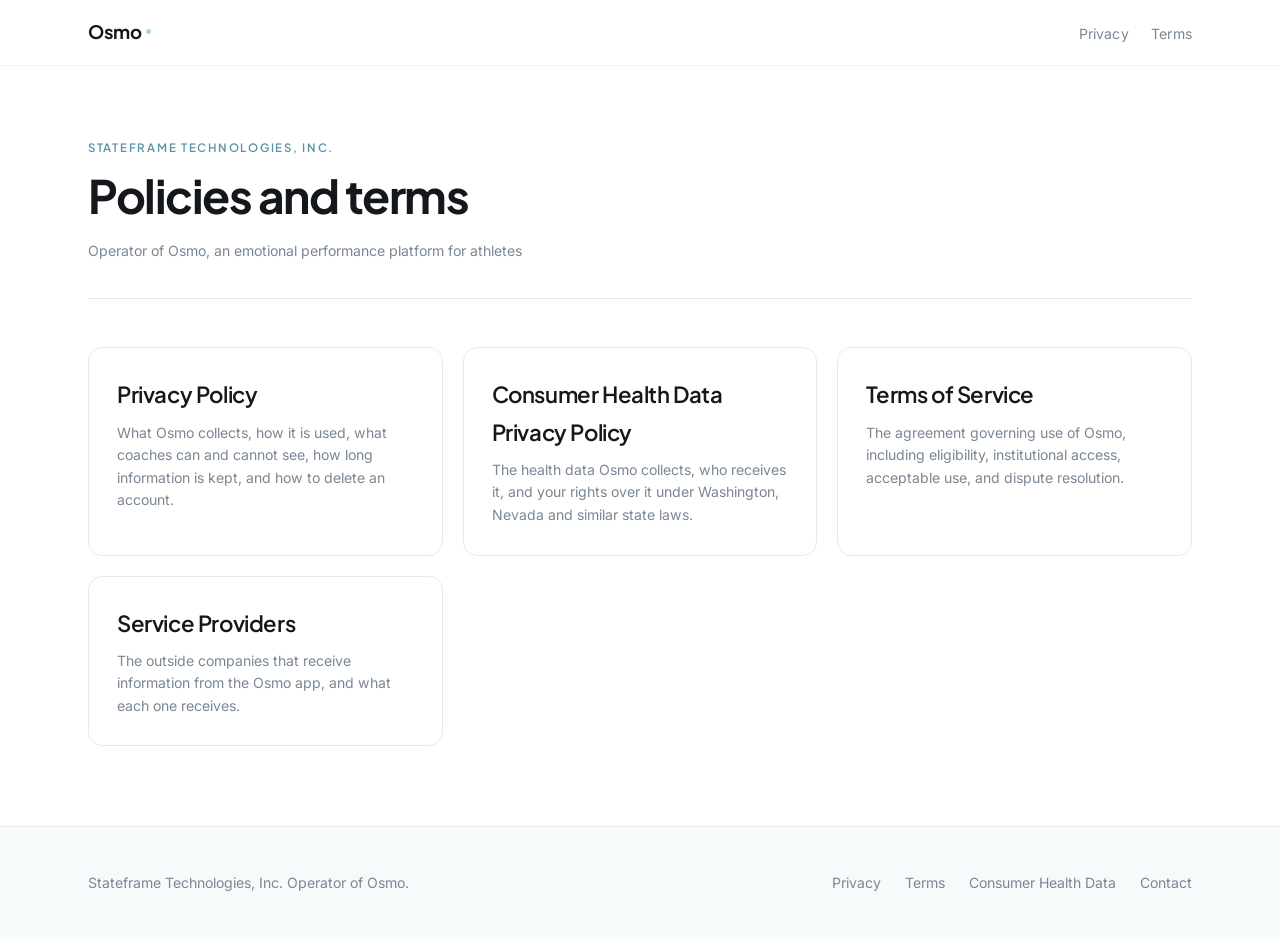
<file: index.html>
<!DOCTYPE html>
<html lang="en">
<head>
<meta charset="utf-8">
<meta name="viewport" content="width=device-width, initial-scale=1">
<title>Legal | Osmo</title>
<meta name="description" content="Policies and terms for Osmo, operated by Stateframe Technologies, Inc.">
<meta name="robots" content="index, follow">
<link rel="canonical" href="https://legal.osmoperformance.com/">
<link rel="preconnect" href="https://fonts.googleapis.com">
<link rel="preconnect" href="https://fonts.gstatic.com" crossorigin>
<link href="https://fonts.googleapis.com/css2?family=Plus+Jakarta+Sans:wght@600;700&family=Inter:wght@400;600&display=swap" rel="stylesheet">
<link rel="stylesheet" href="/assets/legal.css">
</head>
<body>

<header class="masthead">
  <div class="masthead__inner">
    <a class="wordmark" href="/">Osmo</a>
    <nav class="masthead__nav">
      <a href="/privacy/">Privacy</a>
      <a href="/terms/">Terms</a>
    </nav>
  </div>
</header>

<main class="shell">

  <div class="doc-head">
    <p class="eyebrow">Stateframe Technologies, Inc.</p>
    <h1>Policies and terms</h1>
    <p class="dateline"><span>Operator of Osmo, an emotional performance platform for athletes</span></p>
  </div>

  <div class="card-grid">

    <a class="card" href="/privacy/">
      <h2>Privacy Policy</h2>
      <p>What Osmo collects, how it is used, what coaches can and cannot see, how long information is kept, and how to delete an account.</p>
    </a>

    <a class="card" href="/health-data/">
      <h2>Consumer Health Data Privacy Policy</h2>
      <p>The health data Osmo collects, who receives it, and your rights over it under Washington, Nevada and similar state laws.</p>
    </a>

    <a class="card" href="/terms/">
      <h2>Terms of Service</h2>
      <p>The agreement governing use of Osmo, including eligibility, institutional access, acceptable use, and dispute resolution.</p>
    </a>

    <a class="card" href="/subprocessors/">
      <h2>Service Providers</h2>
      <p>The outside companies that receive information from the Osmo app, and what each one receives.</p>
    </a>

  </div>

</main>

<footer class="foot">
  <div class="foot__inner">
    <p>Stateframe Technologies, Inc. Operator of Osmo.</p>
    <div class="foot__links">
      <a href="/privacy/">Privacy</a>
      <a href="/terms/">Terms</a>
      <a href="/health-data/">Consumer Health Data</a>
      <a href="mailto:jamari@osmoperformance.com">Contact</a>
    </div>
  </div>
</footer>

</body>
</html>
</file>
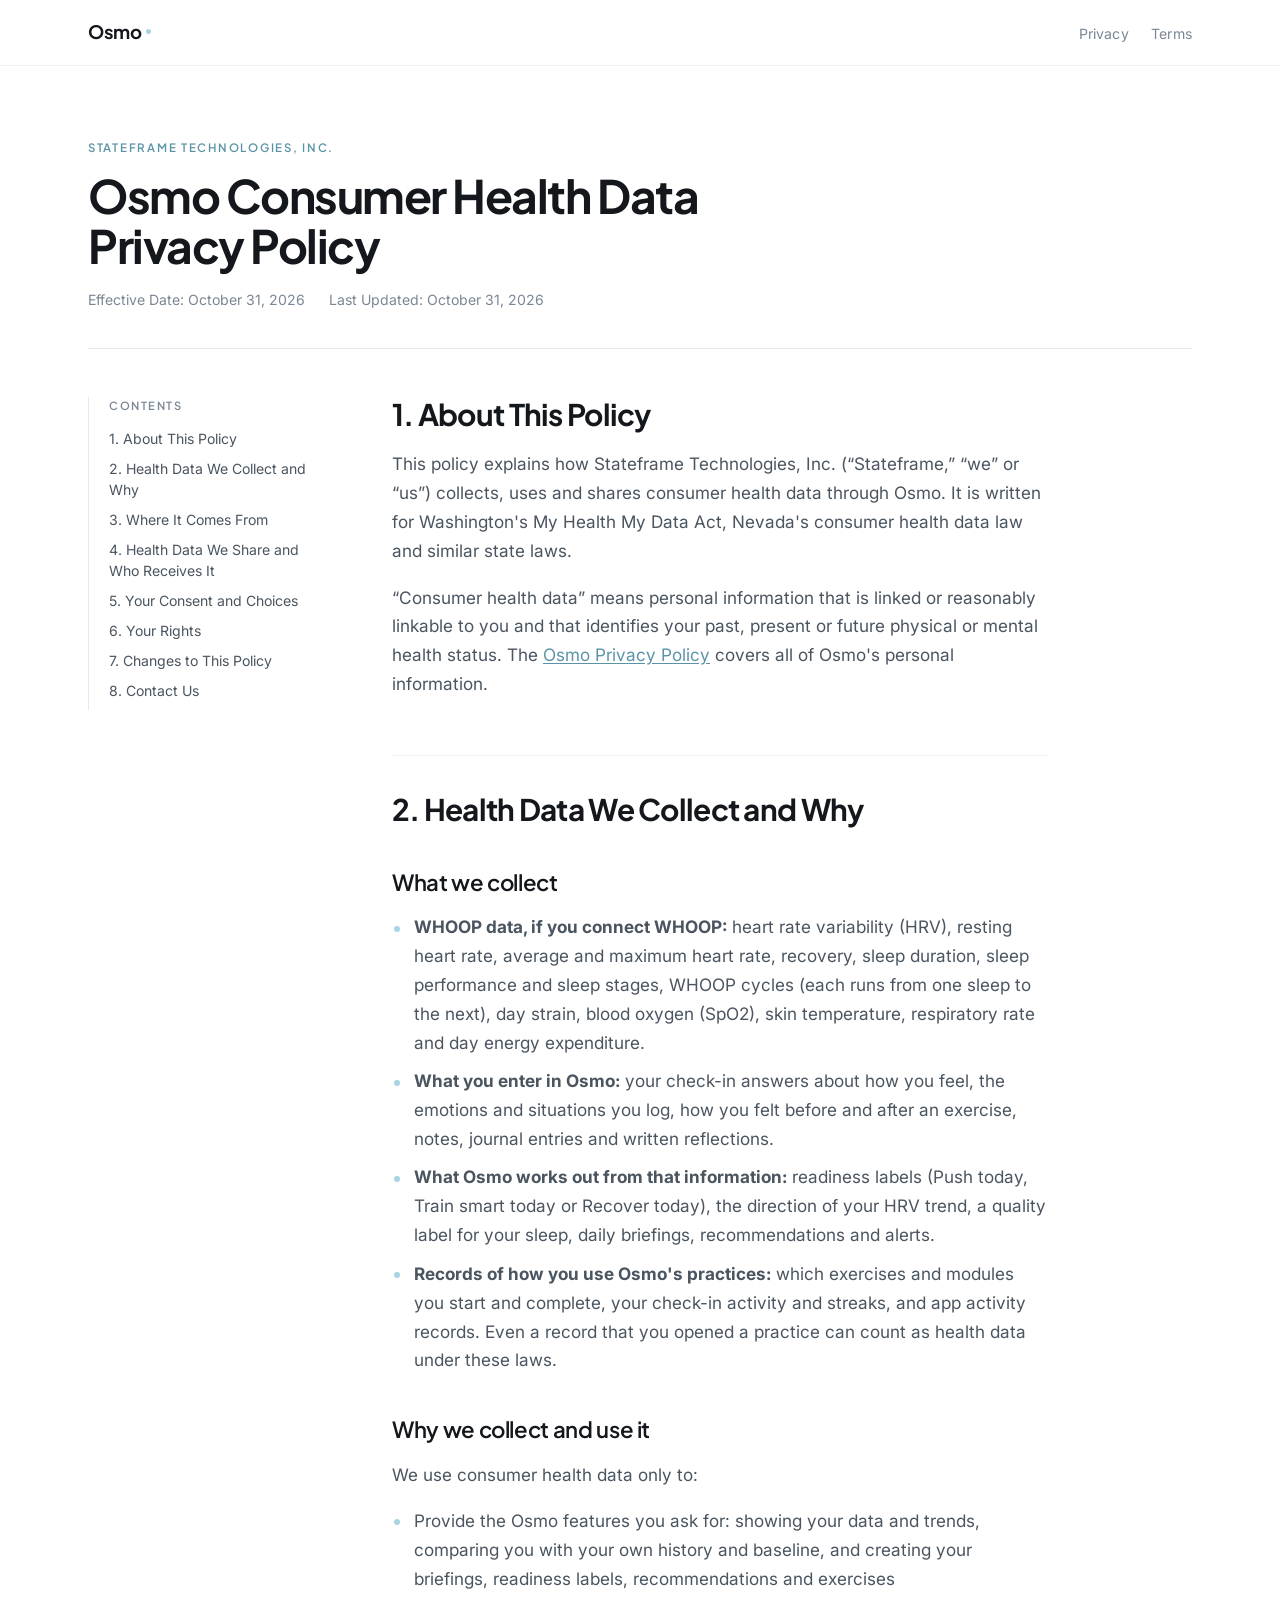
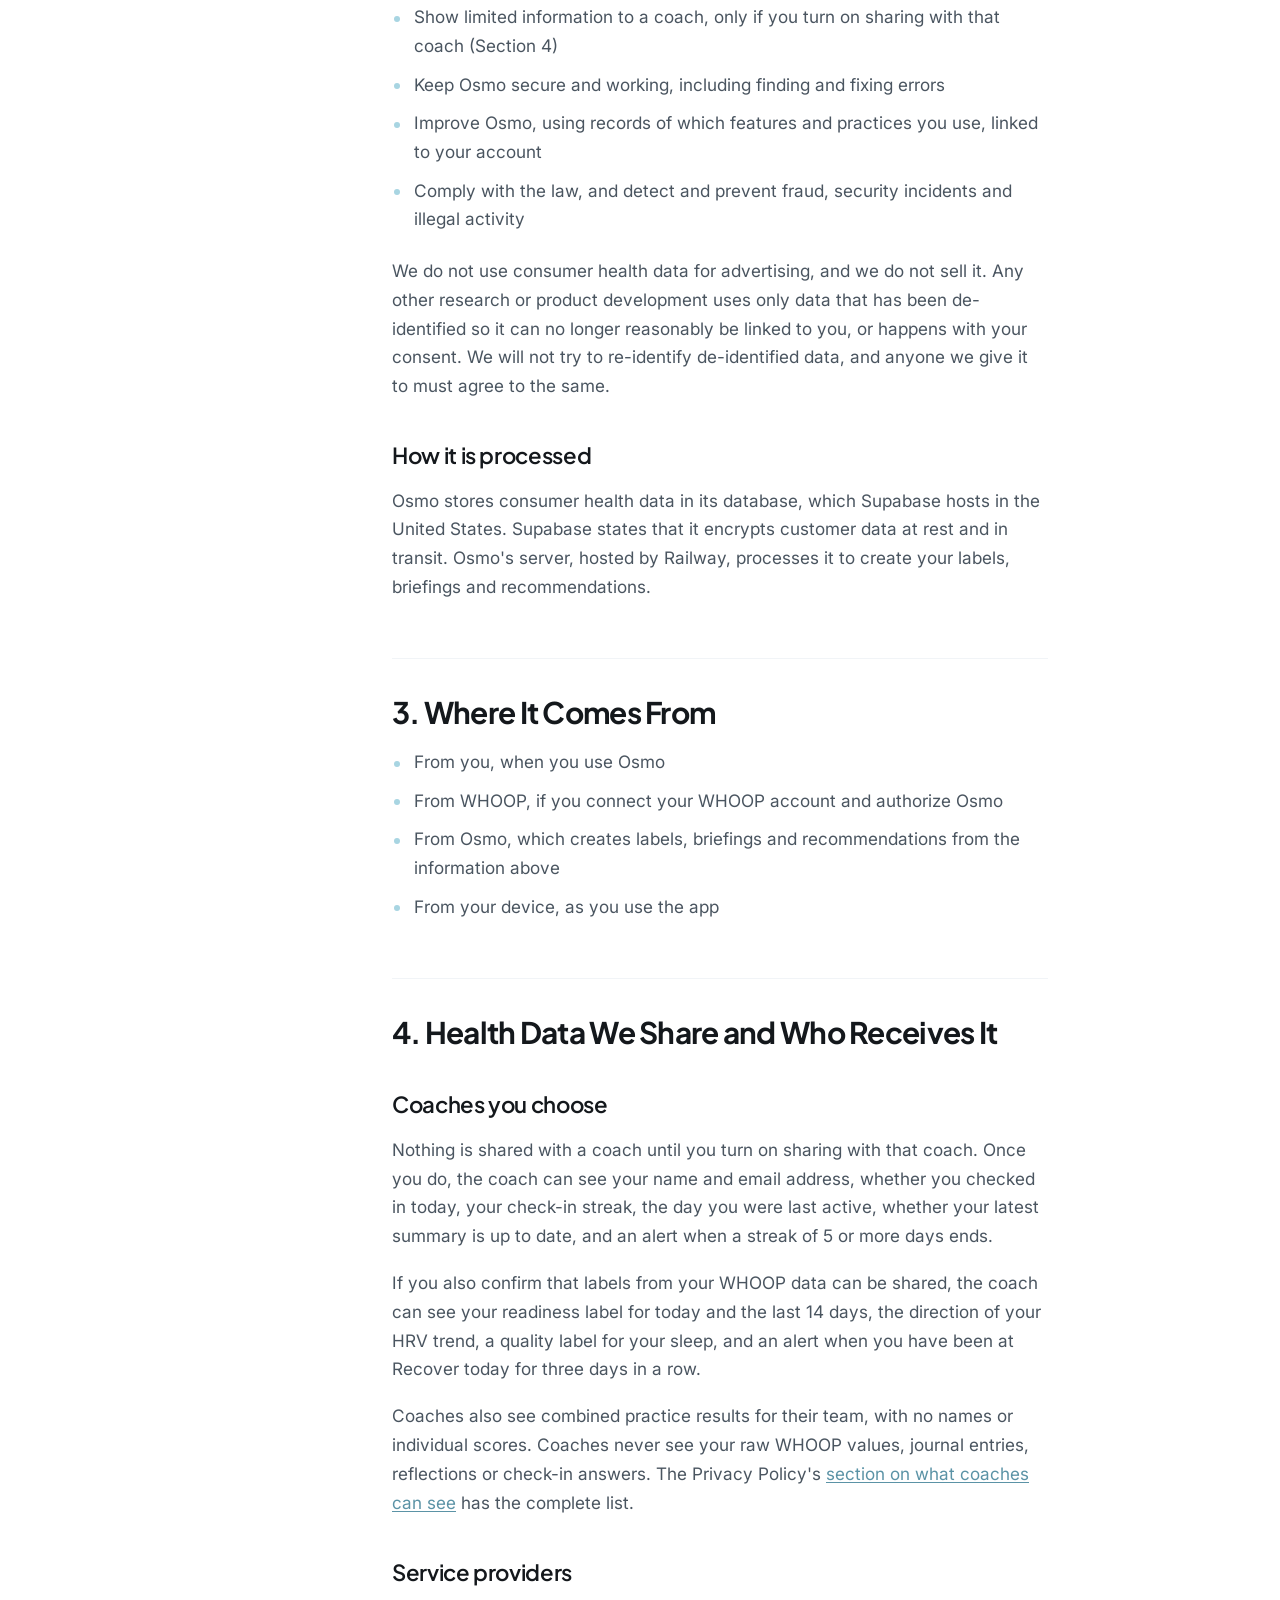
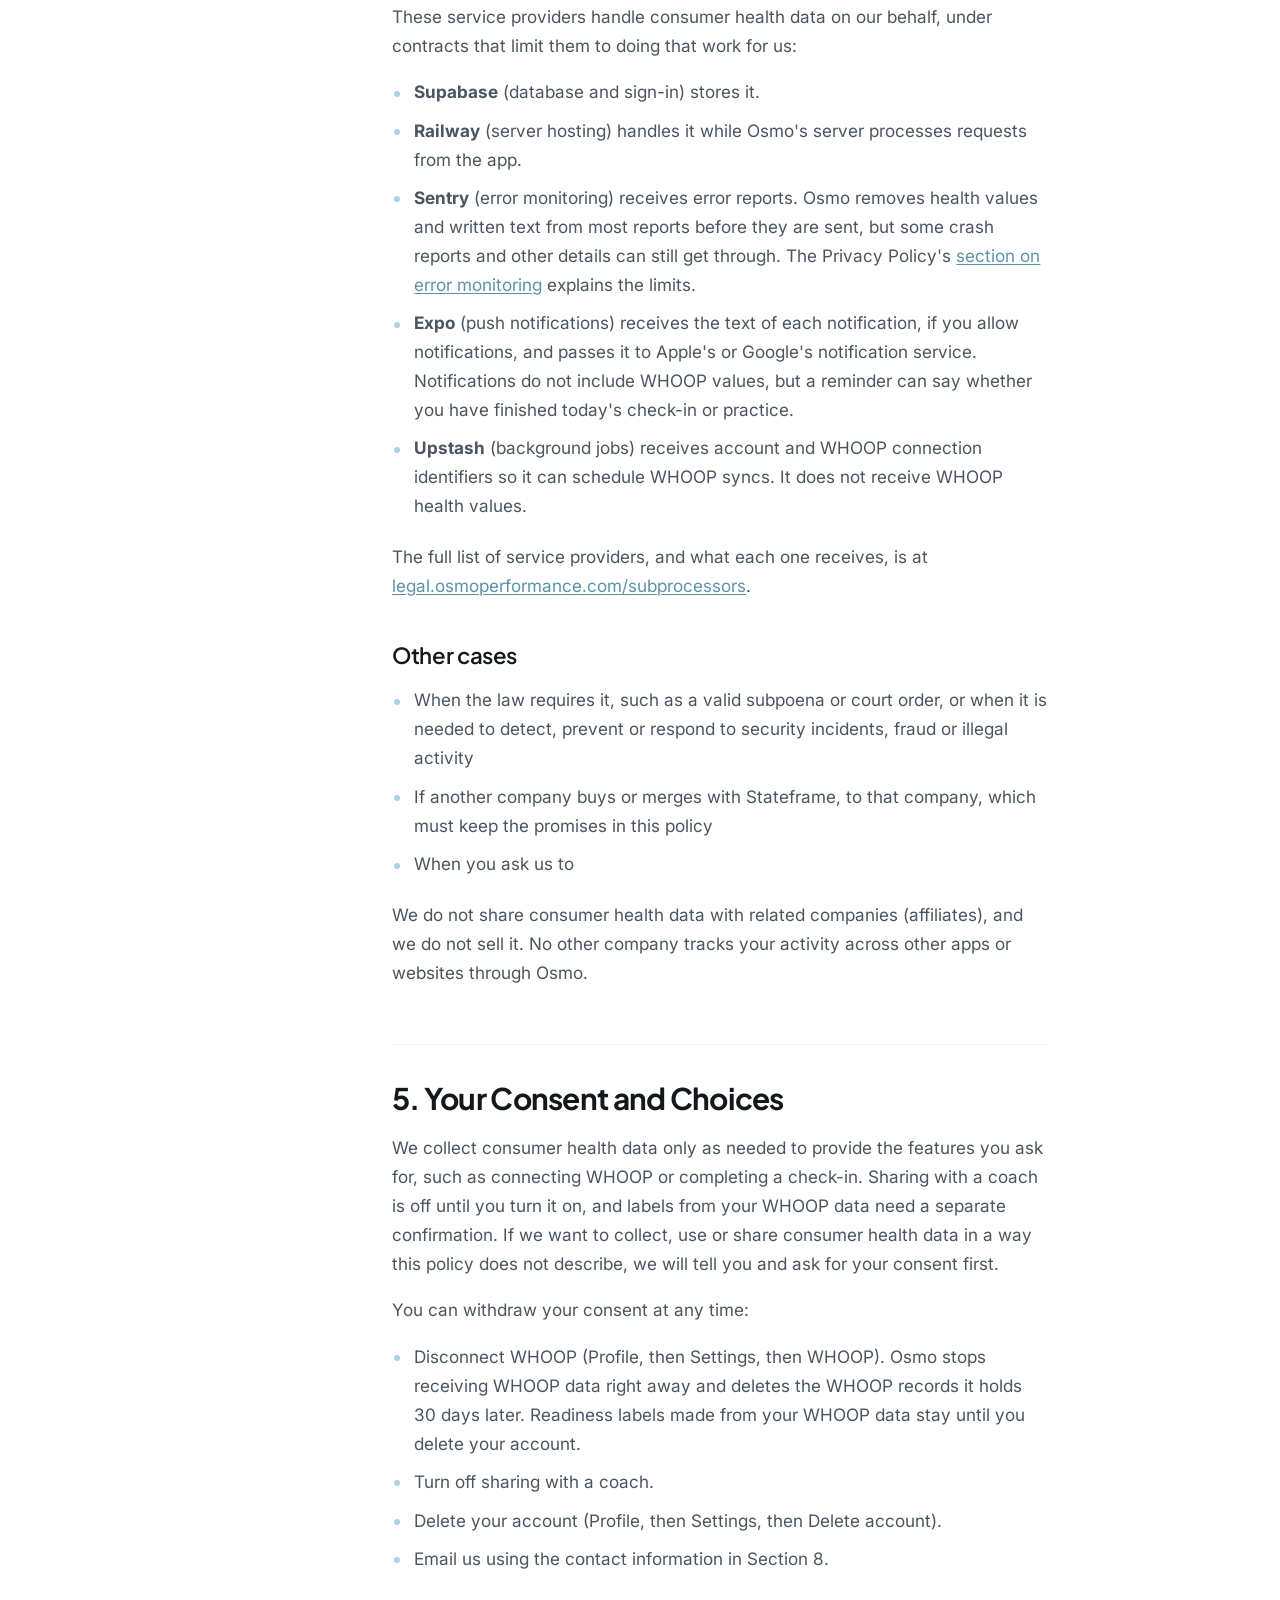
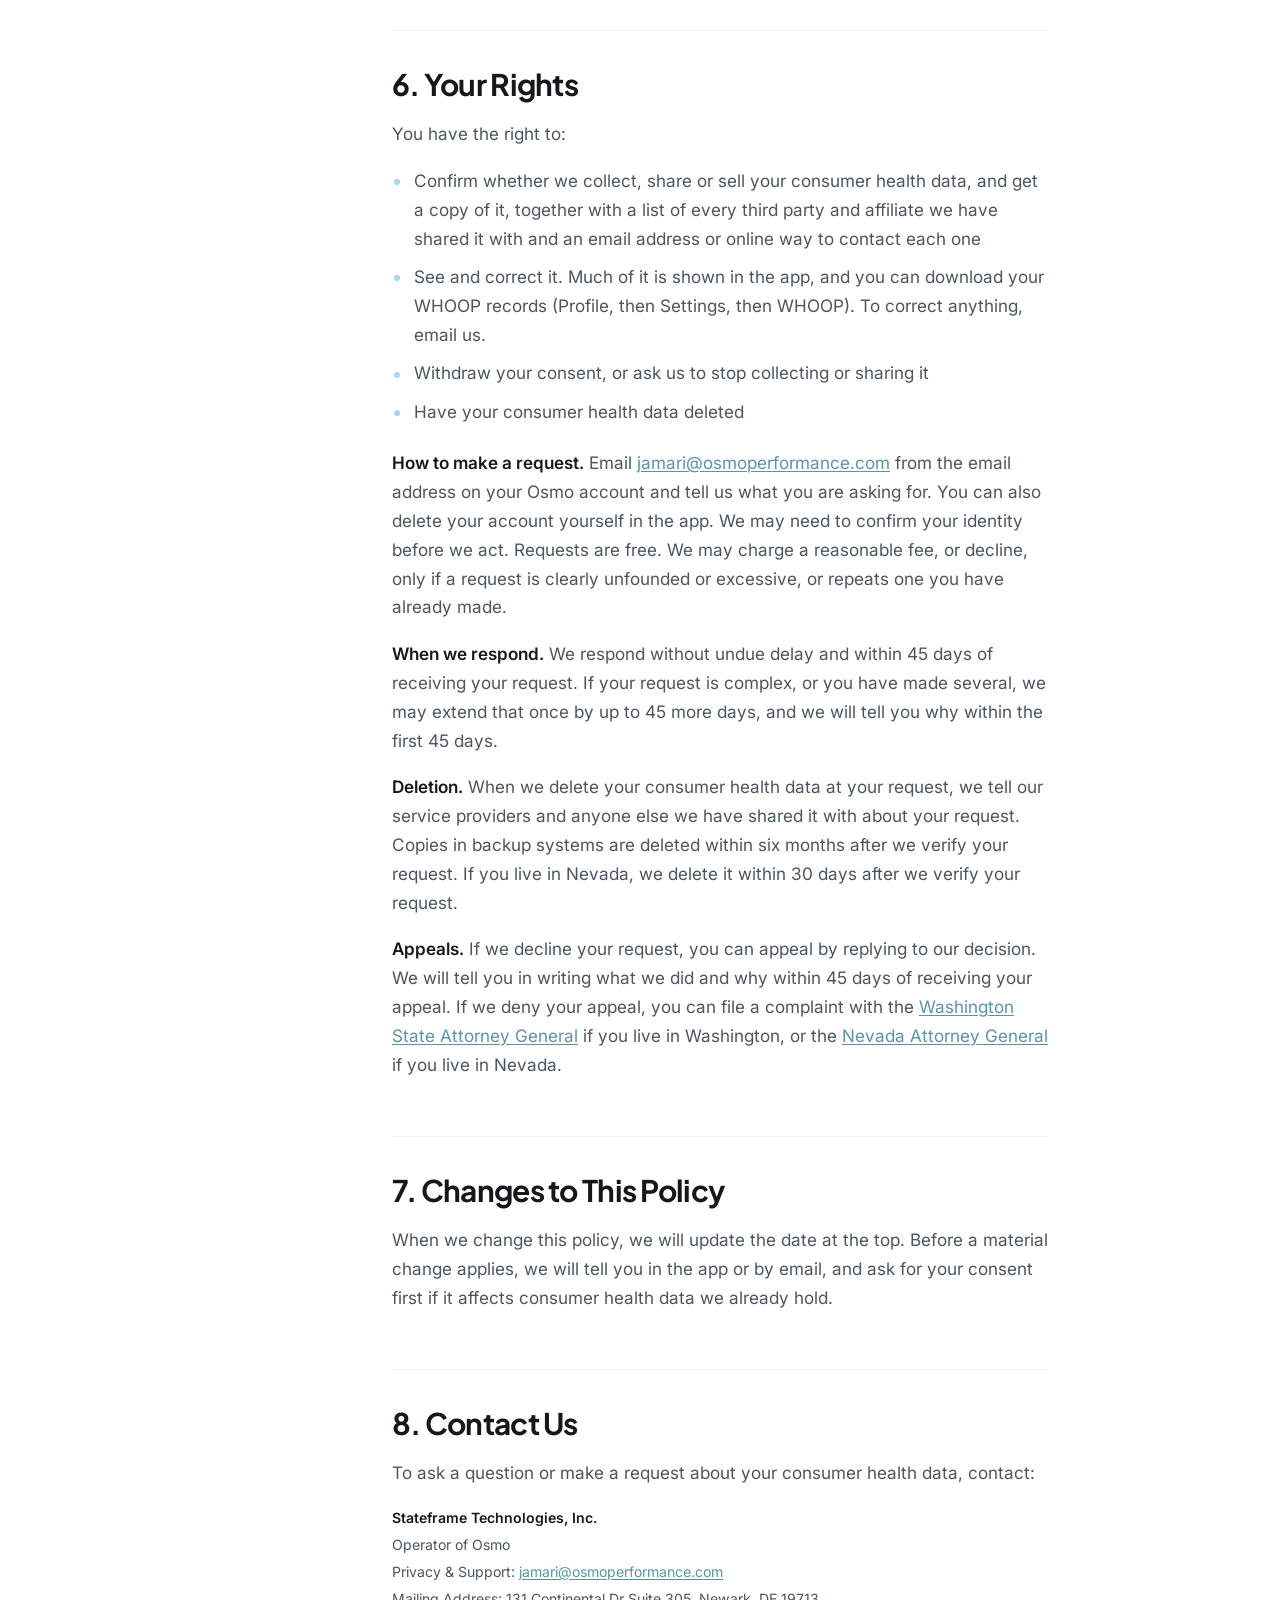
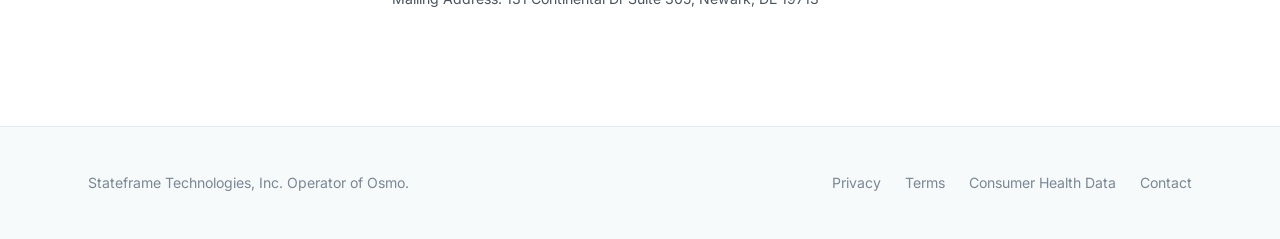
<file: health-data/index.html>
<!DOCTYPE html>
<html lang="en">
<head>
<meta charset="utf-8">
<meta name="viewport" content="width=device-width, initial-scale=1">
<title>Consumer Health Data Privacy Policy | Osmo</title>
<meta name="description" content="How Osmo collects, uses and shares consumer health data, who receives it, and your rights over it under Washington, Nevada and similar state laws.">
<meta name="robots" content="index, follow">
<link rel="canonical" href="https://legal.osmoperformance.com/health-data/">
<link rel="preconnect" href="https://fonts.googleapis.com">
<link rel="preconnect" href="https://fonts.gstatic.com" crossorigin>
<link href="https://fonts.googleapis.com/css2?family=Plus+Jakarta+Sans:wght@600;700&family=Inter:wght@400;600&display=swap" rel="stylesheet">
<link rel="stylesheet" href="/assets/legal.css">
</head>
<body>

<header class="masthead">
  <div class="masthead__inner">
    <a class="wordmark" href="/">Osmo</a>
    <nav class="masthead__nav">
      <a href="/privacy/">Privacy</a>
      <a href="/terms/">Terms</a>
    </nav>
  </div>
</header>

<main class="shell">

  <div class="doc-head">
    <p class="eyebrow">Stateframe Technologies, Inc.</p>
    <h1>Osmo Consumer Health Data Privacy Policy</h1>
    <p class="dateline">
      <span>Effective Date: October 31, 2026</span>
      <span>Last Updated: October 31, 2026</span>
    </p>
  </div>

  <div class="layout">

    <nav class="toc" aria-label="Contents">
      <p class="toc__label">Contents</p>
      <ol>
        <li><a href="#s1">1. About This Policy</a></li>
        <li><a href="#s2">2. Health Data We Collect and Why</a></li>
        <li><a href="#s3">3. Where It Comes From</a></li>
        <li><a href="#s4">4. Health Data We Share and Who Receives It</a></li>
        <li><a href="#s5">5. Your Consent and Choices</a></li>
        <li><a href="#s6">6. Your Rights</a></li>
        <li><a href="#s7">7. Changes to This Policy</a></li>
        <li><a href="#s8">8. Contact Us</a></li>
      </ol>
    </nav>

    <article class="prose">

      <section id="s1">
        <h2>1. About This Policy</h2>
        <p>This policy explains how Stateframe Technologies, Inc. (&#8220;Stateframe,&#8221; &#8220;we&#8221; or &#8220;us&#8221;) collects, uses and shares consumer health data through Osmo. It is written for Washington's My Health My Data Act, Nevada's consumer health data law and similar state laws.</p>
        <p>&#8220;Consumer health data&#8221; means personal information that is linked or reasonably linkable to you and that identifies your past, present or future physical or mental health status. The <a href="/privacy/">Osmo Privacy Policy</a> covers all of Osmo's personal information.</p>
      </section>

      <section id="s2">
        <h2>2. Health Data We Collect and Why</h2>
        <h3>What we collect</h3>
        <ul>
          <li><strong>WHOOP data, if you connect WHOOP:</strong> heart rate variability (HRV), resting heart rate, average and maximum heart rate, recovery, sleep duration, sleep performance and sleep stages, WHOOP cycles (each runs from one sleep to the next), day strain, blood oxygen (SpO2), skin temperature, respiratory rate and day energy expenditure.</li>
          <li><strong>What you enter in Osmo:</strong> your check-in answers about how you feel, the emotions and situations you log, how you felt before and after an exercise, notes, journal entries and written reflections.</li>
          <li><strong>What Osmo works out from that information:</strong> readiness labels (Push today, Train smart today or Recover today), the direction of your HRV trend, a quality label for your sleep, daily briefings, recommendations and alerts.</li>
          <li><strong>Records of how you use Osmo's practices:</strong> which exercises and modules you start and complete, your check-in activity and streaks, and app activity records. Even a record that you opened a practice can count as health data under these laws.</li>
        </ul>
        <h3>Why we collect and use it</h3>
        <p>We use consumer health data only to:</p>
        <ul>
          <li>Provide the Osmo features you ask for: showing your data and trends, comparing you with your own history and baseline, and creating your briefings, readiness labels, recommendations and exercises</li>
          <li>Show limited information to a coach, only if you turn on sharing with that coach (Section 4)</li>
          <li>Keep Osmo secure and working, including finding and fixing errors</li>
          <li>Improve Osmo, using records of which features and practices you use, linked to your account</li>
          <li>Comply with the law, and detect and prevent fraud, security incidents and illegal activity</li>
        </ul>
        <p>We do not use consumer health data for advertising, and we do not sell it. Any other research or product development uses only data that has been de-identified so it can no longer reasonably be linked to you, or happens with your consent. We will not try to re-identify de-identified data, and anyone we give it to must agree to the same.</p>
        <h3>How it is processed</h3>
        <p>Osmo stores consumer health data in its database, which Supabase hosts in the United States. Supabase states that it encrypts customer data at rest and in transit. Osmo's server, hosted by Railway, processes it to create your labels, briefings and recommendations.</p>
      </section>

      <section id="s3">
        <h2>3. Where It Comes From</h2>
        <ul>
          <li>From you, when you use Osmo</li>
          <li>From WHOOP, if you connect your WHOOP account and authorize Osmo</li>
          <li>From Osmo, which creates labels, briefings and recommendations from the information above</li>
          <li>From your device, as you use the app</li>
        </ul>
      </section>

      <section id="s4">
        <h2>4. Health Data We Share and Who Receives It</h2>
        <h3>Coaches you choose</h3>
        <p>Nothing is shared with a coach until you turn on sharing with that coach. Once you do, the coach can see your name and email address, whether you checked in today, your check-in streak, the day you were last active, whether your latest summary is up to date, and an alert when a streak of 5 or more days ends.</p>
        <p>If you also confirm that labels from your WHOOP data can be shared, the coach can see your readiness label for today and the last 14 days, the direction of your HRV trend, a quality label for your sleep, and an alert when you have been at Recover today for three days in a row.</p>
        <p>Coaches also see combined practice results for their team, with no names or individual scores. Coaches never see your raw WHOOP values, journal entries, reflections or check-in answers. The Privacy Policy's <a href="/privacy/#s7">section on what coaches can see</a> has the complete list.</p>
        <h3>Service providers</h3>
        <p>These service providers handle consumer health data on our behalf, under contracts that limit them to doing that work for us:</p>
        <ul>
          <li><strong>Supabase</strong> (database and sign-in) stores it.</li>
          <li><strong>Railway</strong> (server hosting) handles it while Osmo's server processes requests from the app.</li>
          <li><strong>Sentry</strong> (error monitoring) receives error reports. Osmo removes health values and written text from most reports before they are sent, but some crash reports and other details can still get through. The Privacy Policy's <a href="/privacy/#s6">section on error monitoring</a> explains the limits.</li>
          <li><strong>Expo</strong> (push notifications) receives the text of each notification, if you allow notifications, and passes it to Apple's or Google's notification service. Notifications do not include WHOOP values, but a reminder can say whether you have finished today's check-in or practice.</li>
          <li><strong>Upstash</strong> (background jobs) receives account and WHOOP connection identifiers so it can schedule WHOOP syncs. It does not receive WHOOP health values.</li>
        </ul>
        <p>The full list of service providers, and what each one receives, is at <a href="/subprocessors/">legal.osmoperformance.com/subprocessors</a>.</p>
        <h3>Other cases</h3>
        <ul>
          <li>When the law requires it, such as a valid subpoena or court order, or when it is needed to detect, prevent or respond to security incidents, fraud or illegal activity</li>
          <li>If another company buys or merges with Stateframe, to that company, which must keep the promises in this policy</li>
          <li>When you ask us to</li>
        </ul>
        <p>We do not share consumer health data with related companies (affiliates), and we do not sell it. No other company tracks your activity across other apps or websites through Osmo.</p>
      </section>

      <section id="s5">
        <h2>5. Your Consent and Choices</h2>
        <p>We collect consumer health data only as needed to provide the features you ask for, such as connecting WHOOP or completing a check-in. Sharing with a coach is off until you turn it on, and labels from your WHOOP data need a separate confirmation. If we want to collect, use or share consumer health data in a way this policy does not describe, we will tell you and ask for your consent first.</p>
        <p>You can withdraw your consent at any time:</p>
        <ul>
          <li>Disconnect WHOOP (Profile, then Settings, then WHOOP). Osmo stops receiving WHOOP data right away and deletes the WHOOP records it holds 30 days later. Readiness labels made from your WHOOP data stay until you delete your account.</li>
          <li>Turn off sharing with a coach.</li>
          <li>Delete your account (Profile, then Settings, then Delete account).</li>
          <li>Email us using the contact information in Section 8.</li>
        </ul>
      </section>

      <section id="s6">
        <h2>6. Your Rights</h2>
        <p>You have the right to:</p>
        <ul>
          <li>Confirm whether we collect, share or sell your consumer health data, and get a copy of it, together with a list of every third party and affiliate we have shared it with and an email address or online way to contact each one</li>
          <li>See and correct it. Much of it is shown in the app, and you can download your WHOOP records (Profile, then Settings, then WHOOP). To correct anything, email us.</li>
          <li>Withdraw your consent, or ask us to stop collecting or sharing it</li>
          <li>Have your consumer health data deleted</li>
        </ul>
        <p><strong>How to make a request.</strong> Email <a href="mailto:jamari@osmoperformance.com">jamari@osmoperformance.com</a> from the email address on your Osmo account and tell us what you are asking for. You can also delete your account yourself in the app. We may need to confirm your identity before we act. Requests are free. We may charge a reasonable fee, or decline, only if a request is clearly unfounded or excessive, or repeats one you have already made.</p>
        <p><strong>When we respond.</strong> We respond without undue delay and within 45 days of receiving your request. If your request is complex, or you have made several, we may extend that once by up to 45 more days, and we will tell you why within the first 45 days.</p>
        <p><strong>Deletion.</strong> When we delete your consumer health data at your request, we tell our service providers and anyone else we have shared it with about your request. Copies in backup systems are deleted within six months after we verify your request. If you live in Nevada, we delete it within 30 days after we verify your request.</p>
        <p><strong>Appeals.</strong> If we decline your request, you can appeal by replying to our decision. We will tell you in writing what we did and why within 45 days of receiving your appeal. If we deny your appeal, you can file a complaint with the <a href="https://www.atg.wa.gov/file-complaint">Washington State Attorney General</a> if you live in Washington, or the <a href="https://ag.nv.gov/Complaints/CSU_Complaints___FAQ/">Nevada Attorney General</a> if you live in Nevada.</p>
      </section>

      <section id="s7">
        <h2>7. Changes to This Policy</h2>
        <p>When we change this policy, we will update the date at the top. Before a material change applies, we will tell you in the app or by email, and ask for your consent first if it affects consumer health data we already hold.</p>
      </section>

      <section id="s8">
        <h2>8. Contact Us</h2>
        <p>To ask a question or make a request about your consumer health data, contact:</p>
        <p class="contact-block">
          <strong>Stateframe Technologies, Inc.</strong>
          Operator of Osmo<br>
          Privacy &amp; Support: <a href="mailto:jamari@osmoperformance.com">jamari@osmoperformance.com</a><br>
          Mailing Address: 131 Continental Dr Suite 305, Newark, DE 19713
        </p>
      </section>

    </article>
  </div>
</main>

<footer class="foot">
  <div class="foot__inner">
    <p>Stateframe Technologies, Inc. Operator of Osmo.</p>
    <div class="foot__links">
      <a href="/privacy/">Privacy</a>
      <a href="/terms/">Terms</a>
      <a href="/health-data/">Consumer Health Data</a>
      <a href="mailto:jamari@osmoperformance.com">Contact</a>
    </div>
  </div>
</footer>

</body>
</html>
</file>
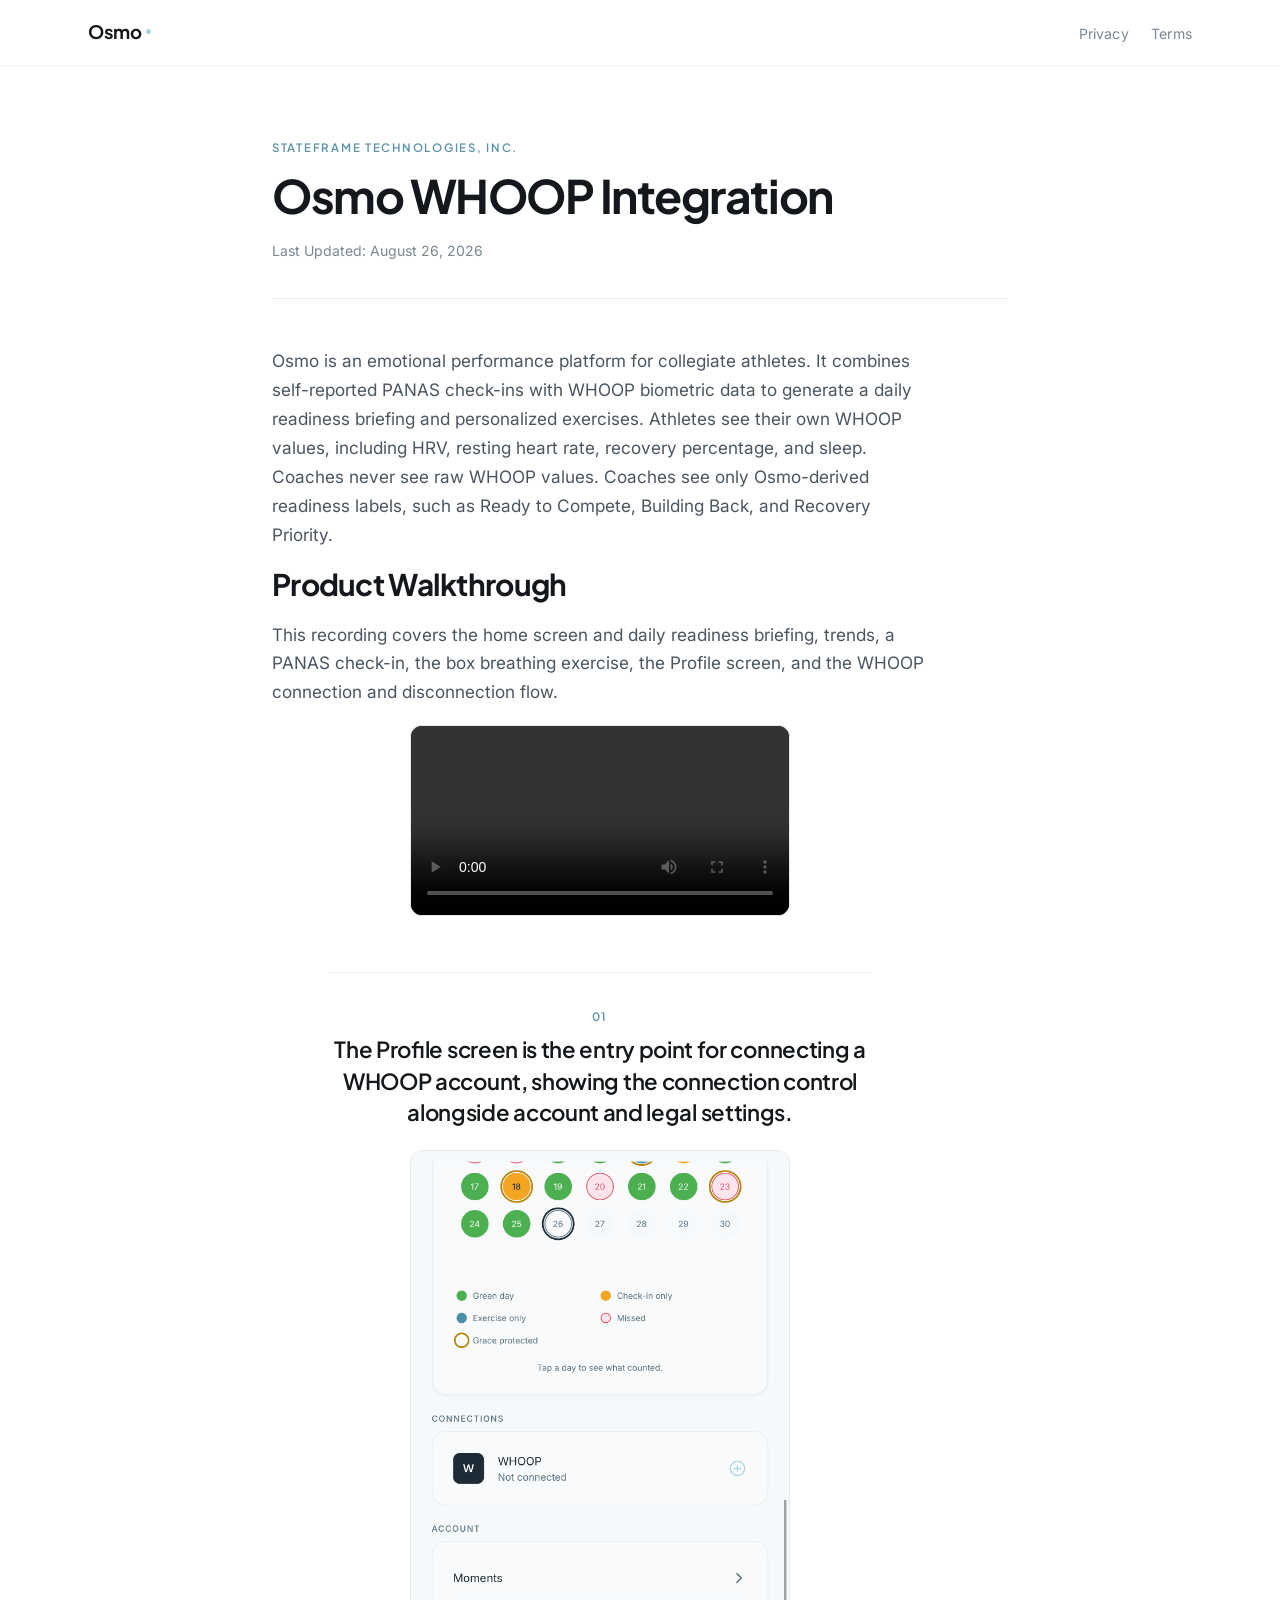
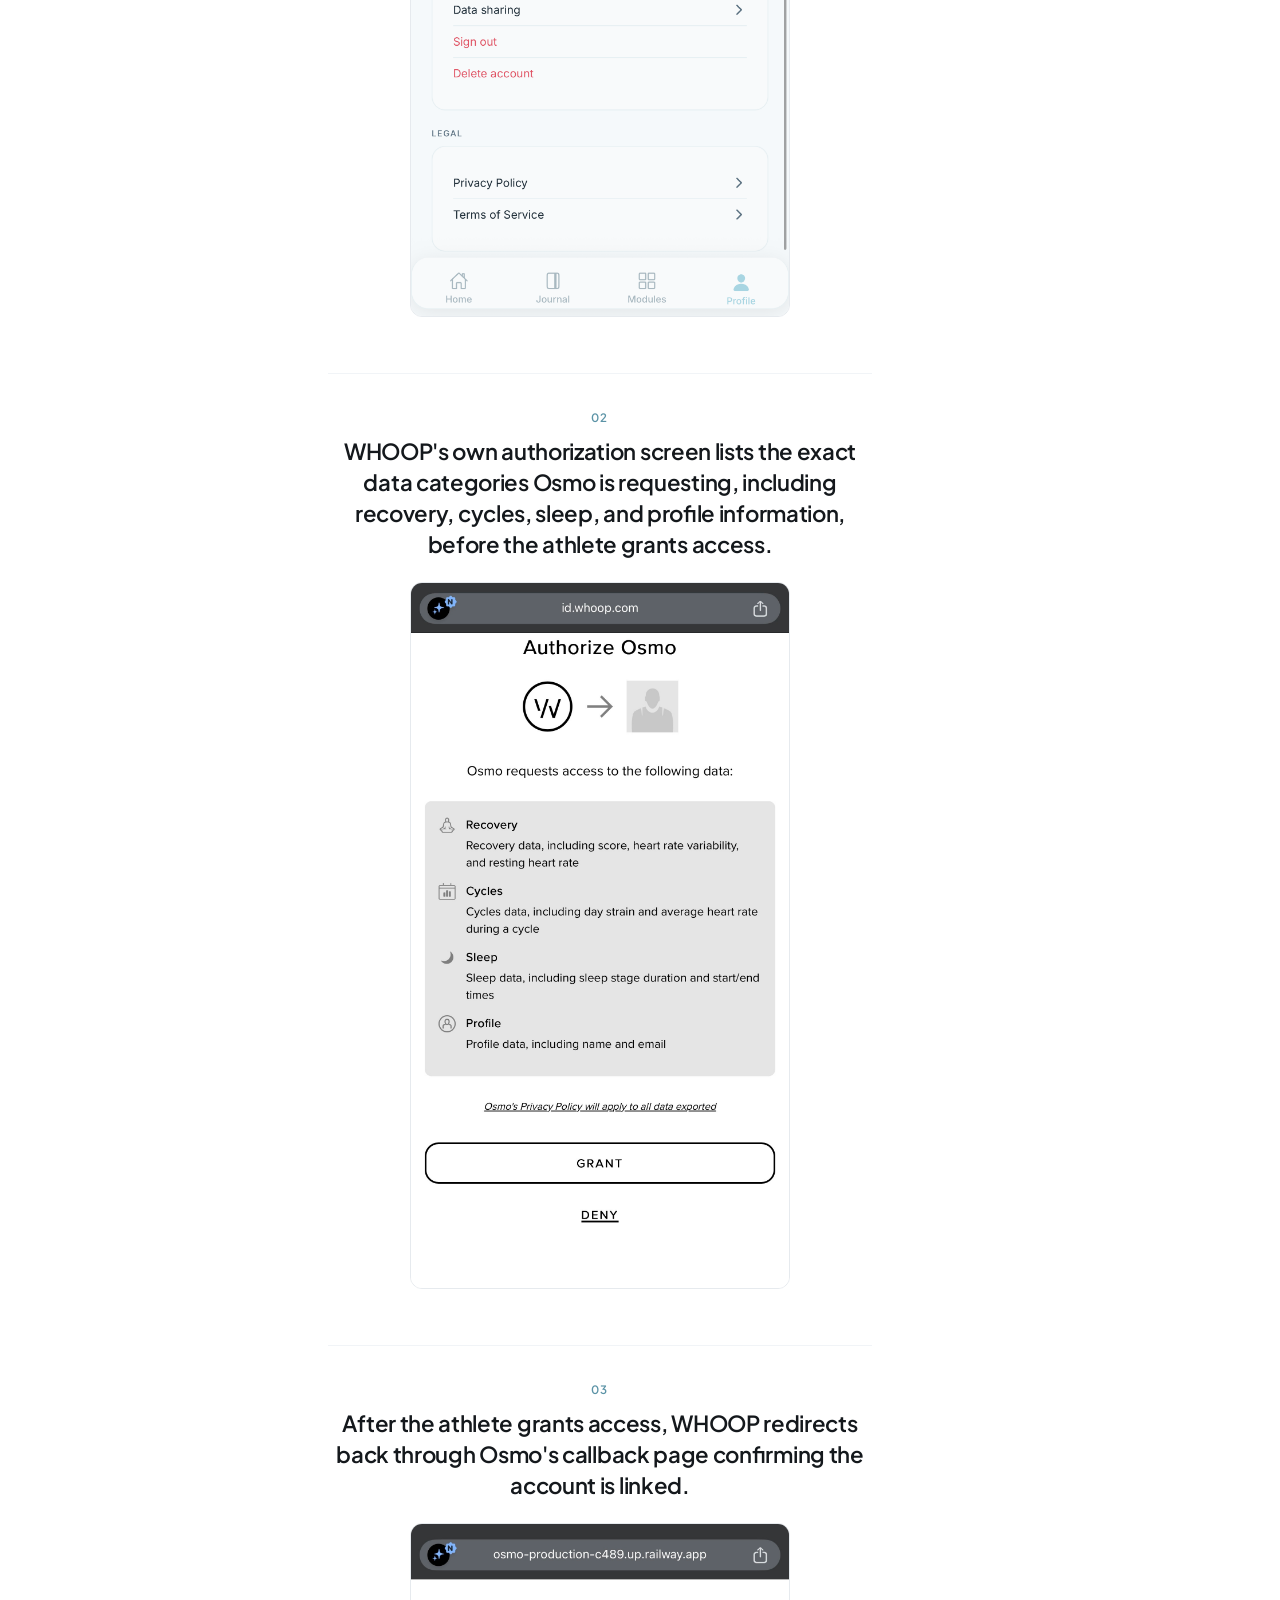
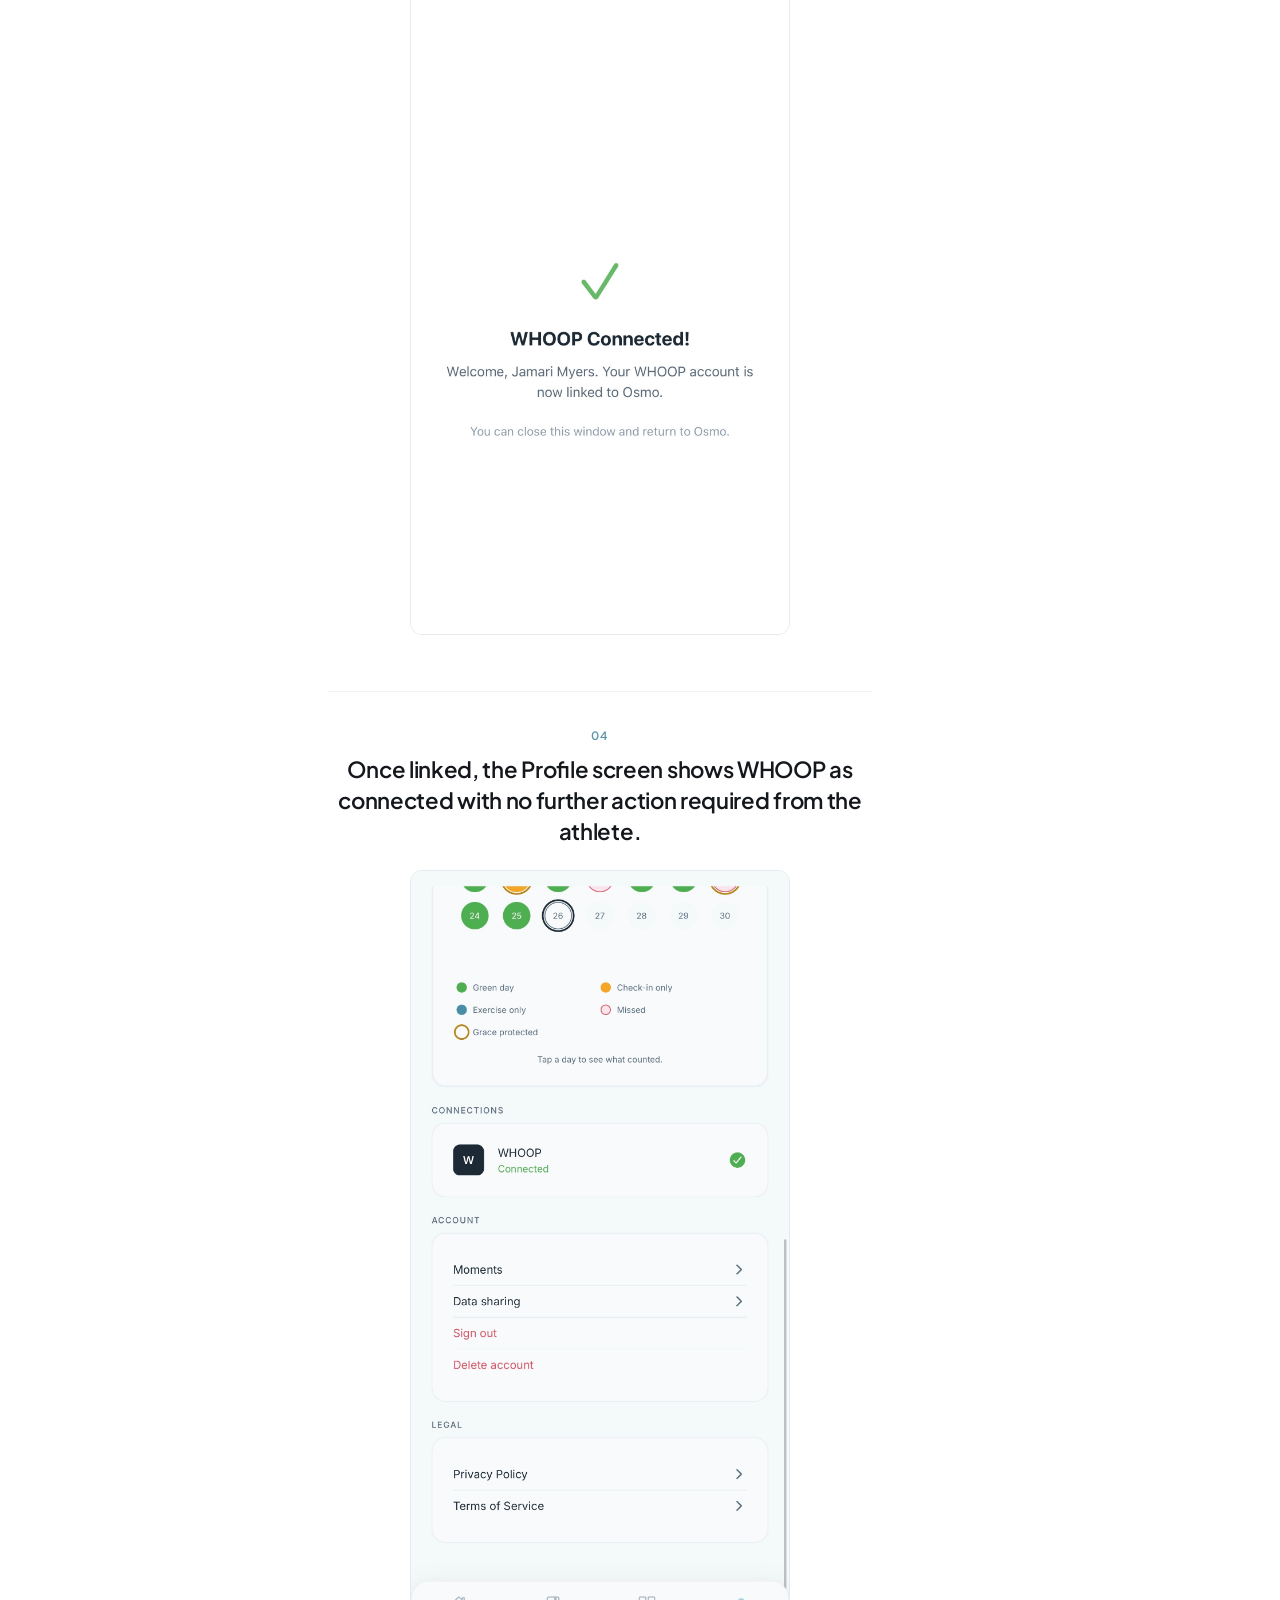
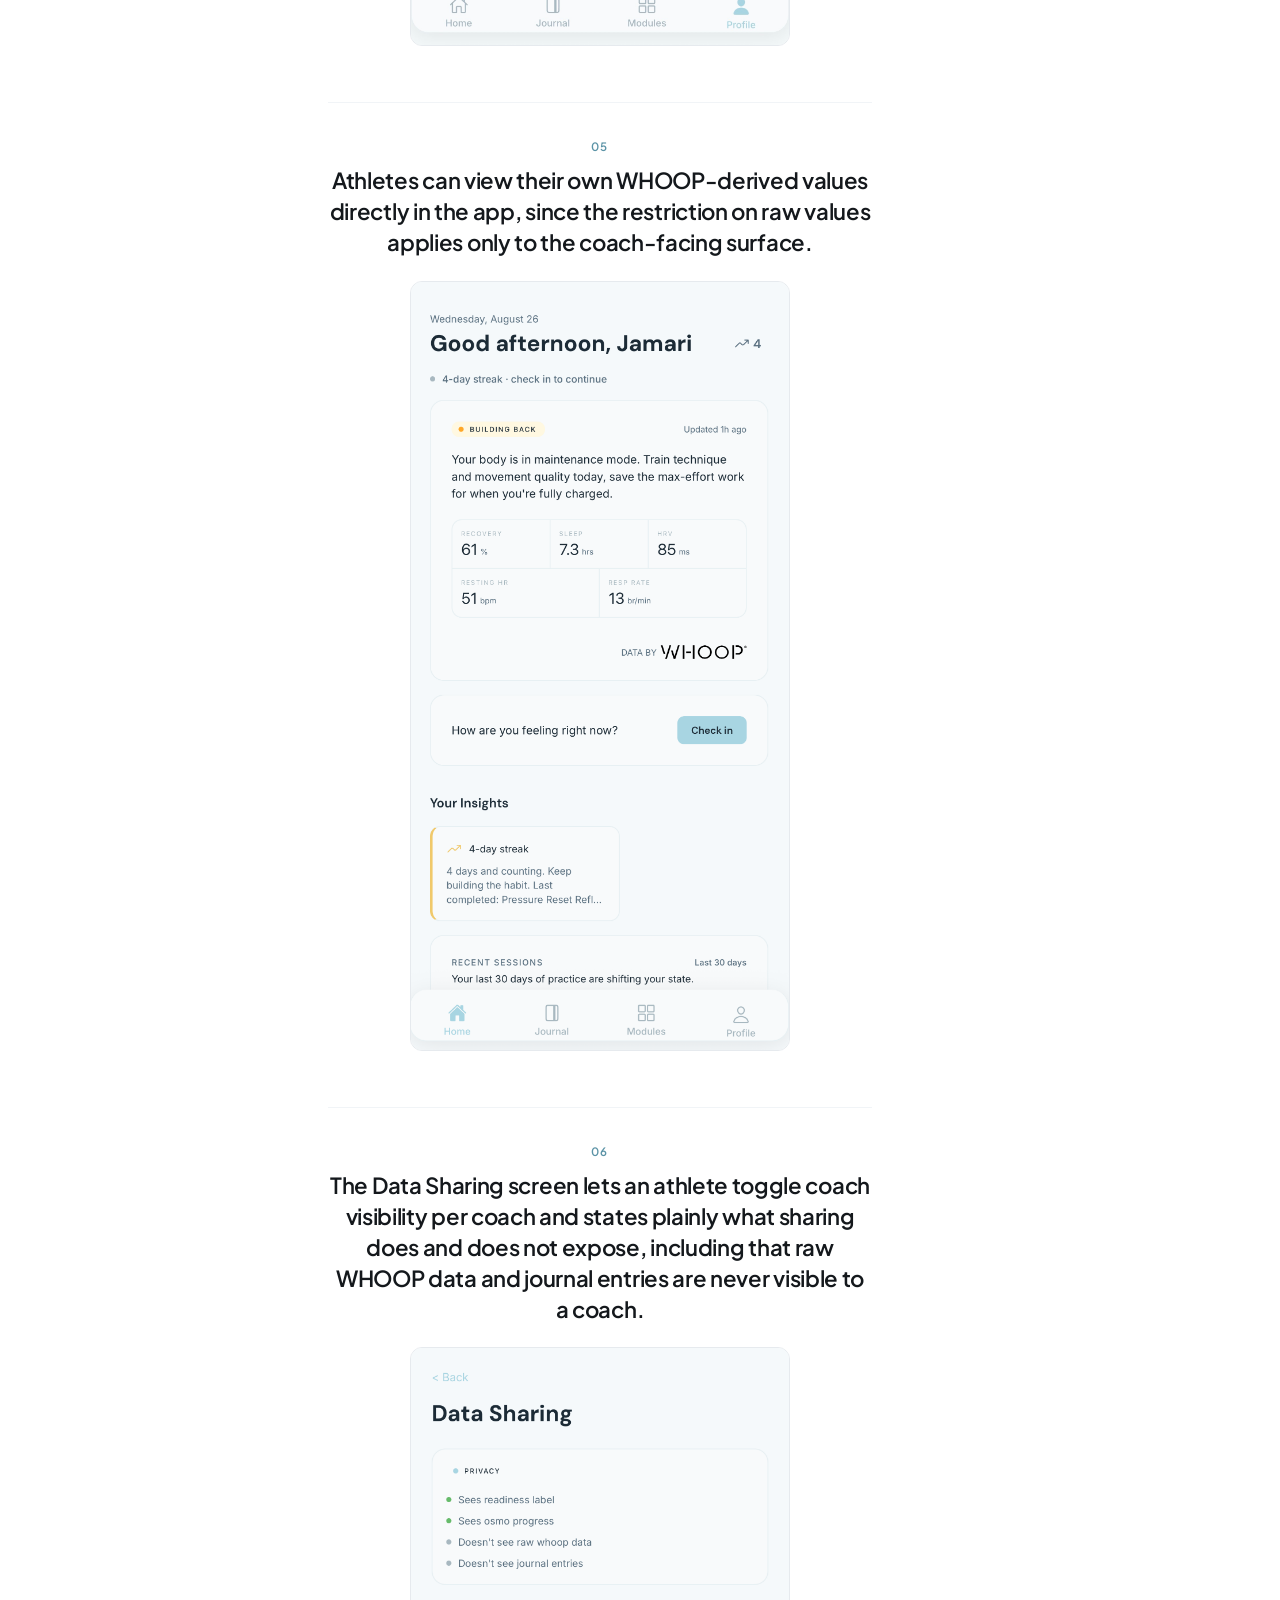
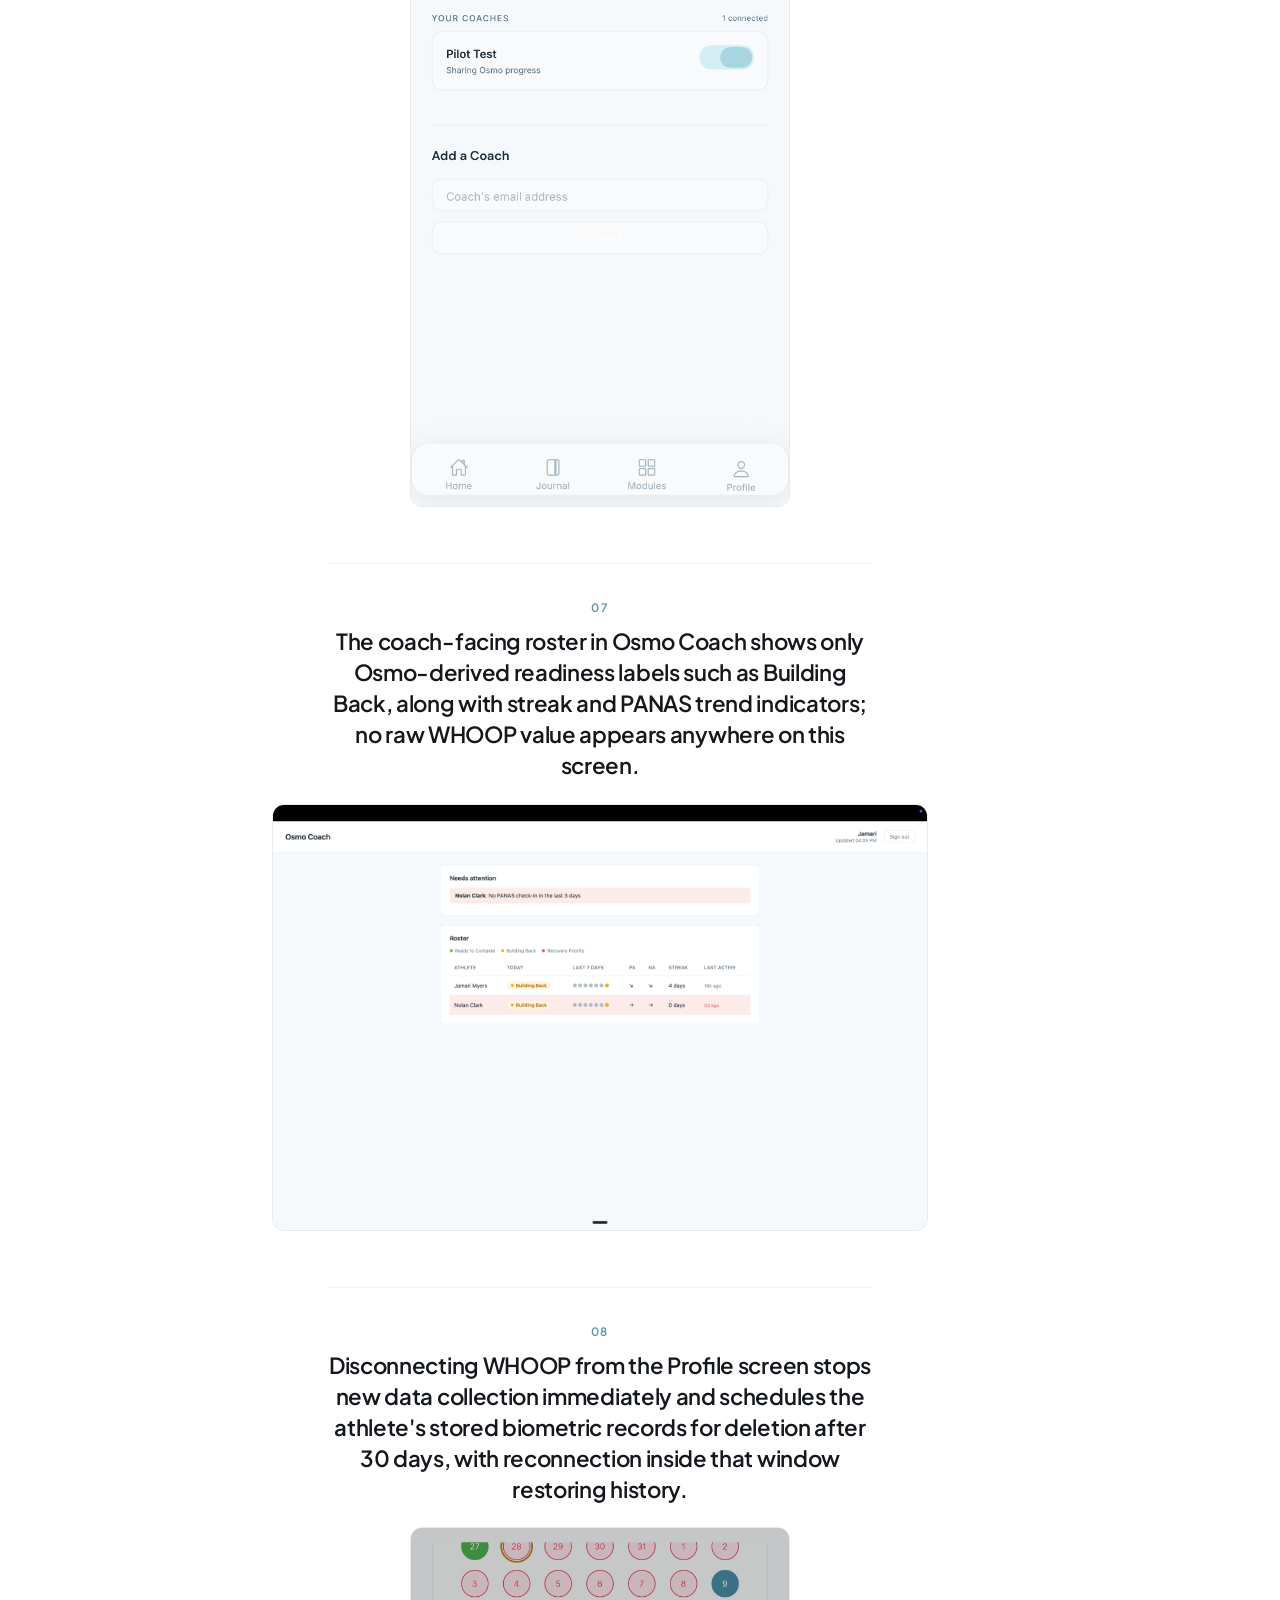
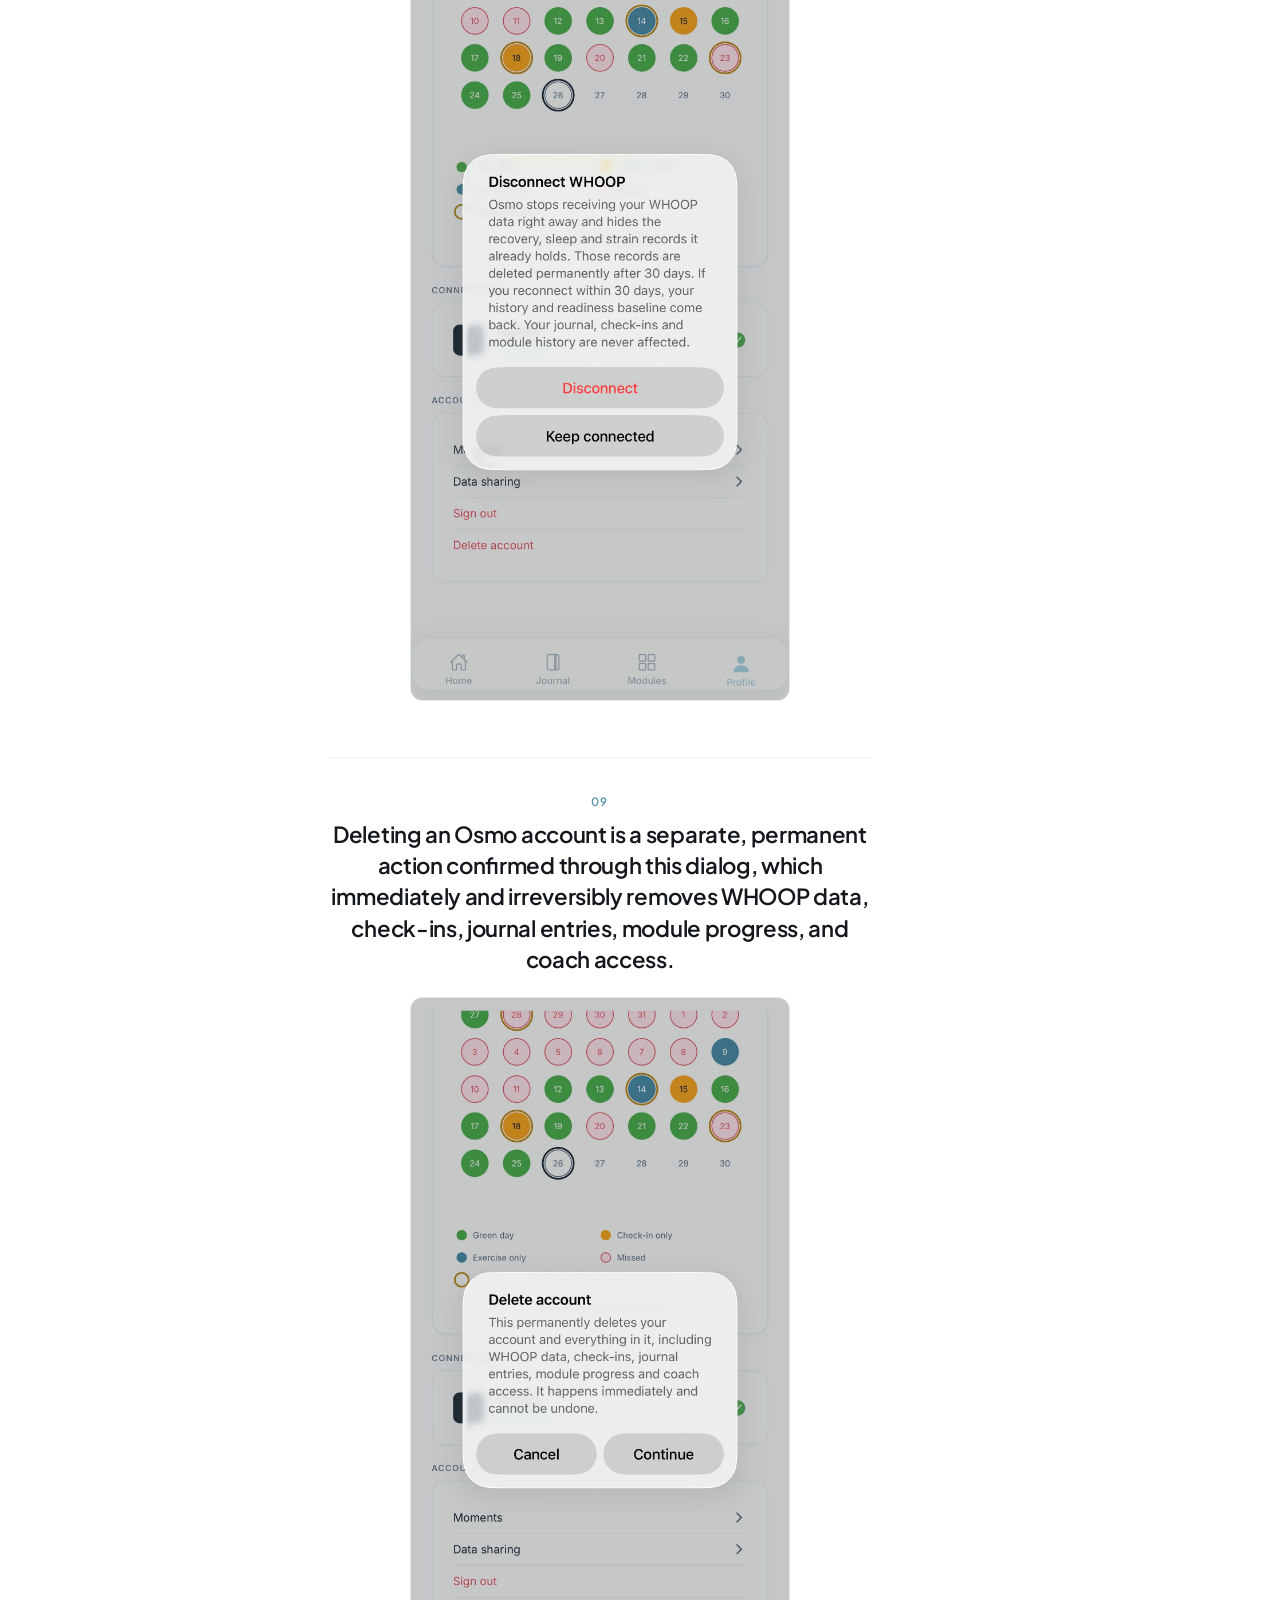
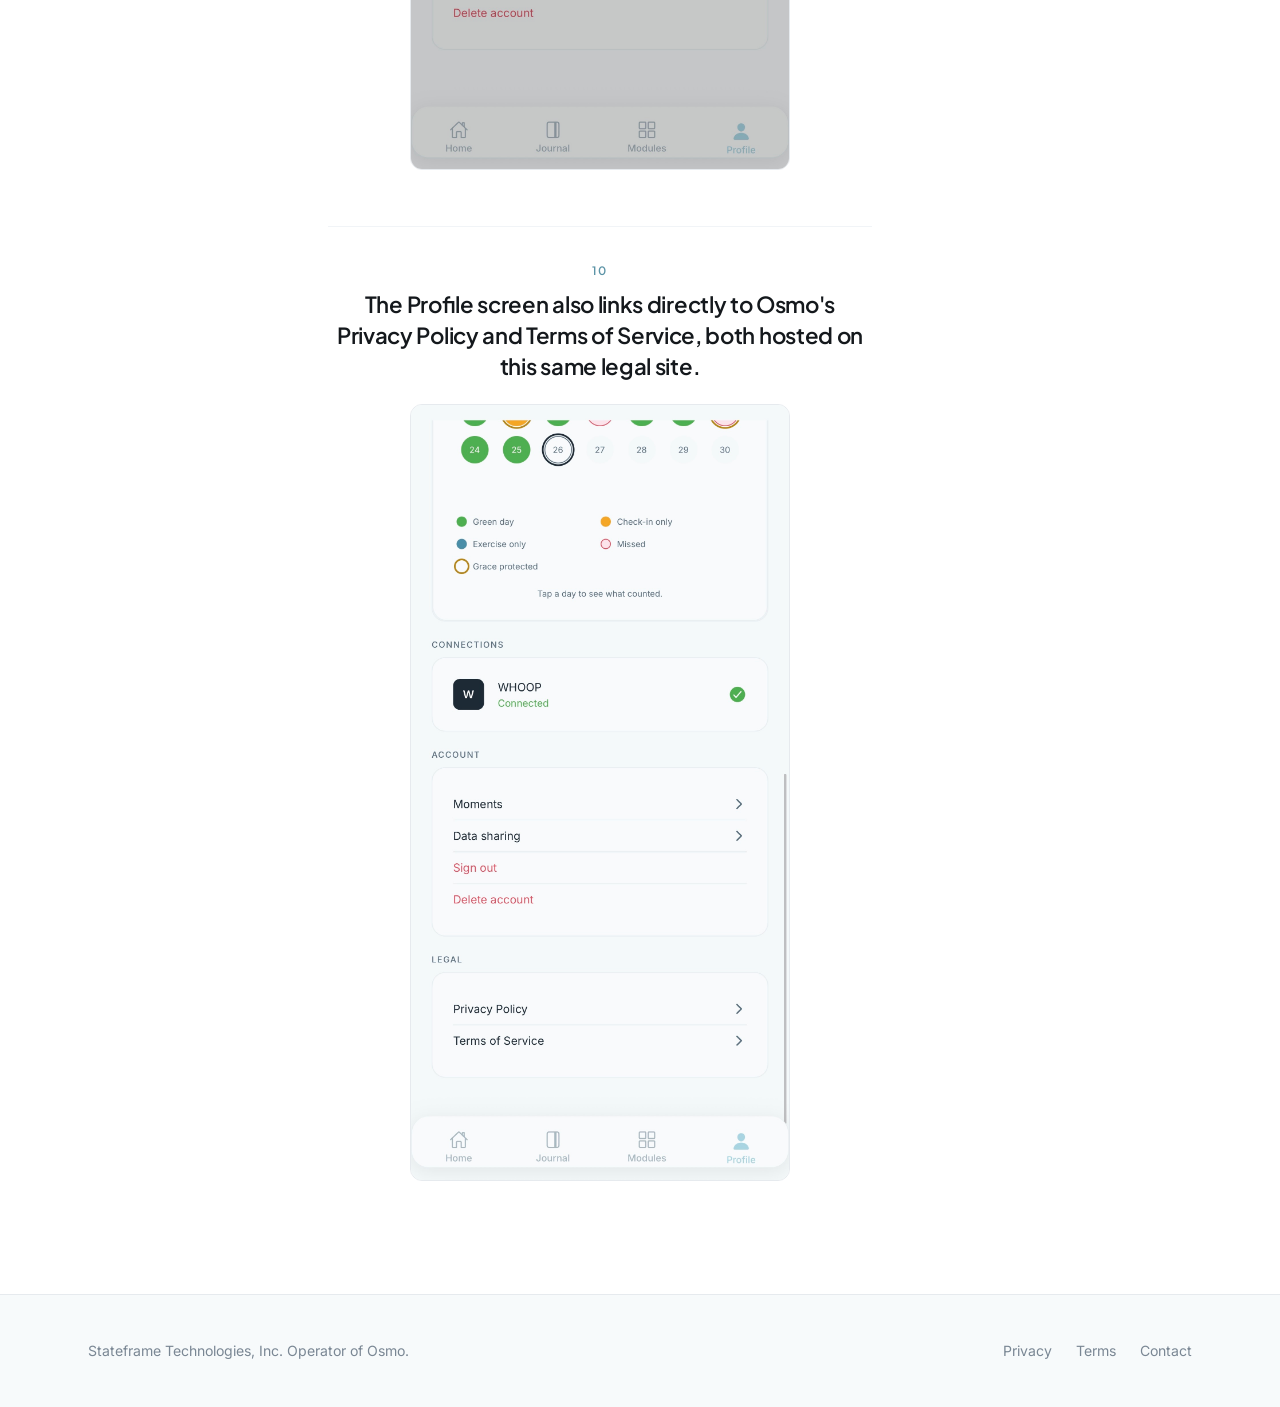
<file: integration/index.html>
<!DOCTYPE html>
<html lang="en">
<head>
<meta charset="utf-8">
<meta name="viewport" content="width=device-width, initial-scale=1">
<title>WHOOP Integration | Osmo</title>
<meta name="description" content="Documentation of Osmo's WHOOP integration UX for WHOOP developer platform review.">
<meta name="robots" content="noindex, nofollow">
<link rel="canonical" href="https://legal.osmoperformance.com/integration/">
<link rel="preconnect" href="https://fonts.googleapis.com">
<link rel="preconnect" href="https://fonts.gstatic.com" crossorigin>
<link href="https://fonts.googleapis.com/css2?family=Plus+Jakarta+Sans:wght@600;700&family=Inter:wght@400;600&display=swap" rel="stylesheet">
<link rel="stylesheet" href="/assets/legal.css">
</head>
<body>

<header class="masthead">
  <div class="masthead__inner">
    <a class="wordmark" href="/">Osmo</a>
    <nav class="masthead__nav">
      <a href="/privacy/">Privacy</a>
      <a href="/terms/">Terms</a>
    </nav>
  </div>
</header>

<main class="shell">

  <div class="doc-body">

  <div class="doc-head">
    <p class="eyebrow">Stateframe Technologies, Inc.</p>
    <h1>Osmo WHOOP Integration</h1>
    <p class="dateline">
      <span>Last Updated: August 26, 2026</span>
    </p>
  </div>

  <article class="prose">

    <p>Osmo is an emotional performance platform for collegiate athletes. It combines self-reported PANAS check-ins with WHOOP biometric data to generate a daily readiness briefing and personalized exercises. Athletes see their own WHOOP values, including HRV, resting heart rate, recovery percentage, and sleep. Coaches never see raw WHOOP values. Coaches see only Osmo-derived readiness labels, such as Ready to Compete, Building Back, and Recovery Priority.</p>

    <section>
      <h2>Product Walkthrough</h2>
      <p>This recording covers the home screen and daily readiness briefing, trends, a PANAS check-in, the box breathing exercise, the Profile screen, and the WHOOP connection and disconnection flow.</p>
      <div class="video-embed">
        <video controls playsinline preload="metadata">
          <source src="video.mp4" type="video/mp4">
        </video>
      </div>
    </section>

    <section>
      <h2 class="shot-caption"><span class="shot-num">01</span>The Profile screen is the entry point for connecting a WHOOP account, showing the connection control alongside account and legal settings.</h2>
      <p class="shot"><img loading="lazy" src="img/01-connect-entry.png" width="1320" height="2671" alt="Osmo Profile screen showing the WHOOP connection entry point"></p>
    </section>

    <section>
      <h2 class="shot-caption"><span class="shot-num">02</span>WHOOP's own authorization screen lists the exact data categories Osmo is requesting, including recovery, cycles, sleep, and profile information, before the athlete grants access.</h2>
      <p class="shot"><img loading="lazy" src="img/02-whoop-authorization.jpg" width="1320" height="2460" alt="WHOOP authorization consent screen listing requested data categories"></p>
    </section>

    <section>
      <h2 class="shot-caption"><span class="shot-num">03</span>After the athlete grants access, WHOOP redirects back through Osmo's callback page confirming the account is linked.</h2>
      <p class="shot"><img loading="lazy" src="img/03-authorization-confirmed.jpg" width="1320" height="2480" alt="WHOOP Connected confirmation page"></p>
    </section>

    <section>
      <h2 class="shot-caption"><span class="shot-num">04</span>Once linked, the Profile screen shows WHOOP as connected with no further action required from the athlete.</h2>
      <p class="shot"><img loading="lazy" src="img/04-connected-state.jpg" width="1320" height="2705" alt="Osmo Profile screen showing WHOOP connected state"></p>
    </section>

    <section>
      <h2 class="shot-caption"><span class="shot-num">05</span>Athletes can view their own WHOOP-derived values directly in the app, since the restriction on raw values applies only to the coach-facing surface.</h2>
      <p class="shot"><img loading="lazy" src="img/05-athlete-data.png" width="1314" height="2671" alt="Athlete view of their own WHOOP-derived data in Osmo"></p>
    </section>

    <section>
      <h2 class="shot-caption"><span class="shot-num">06</span>The Data Sharing screen lets an athlete toggle coach visibility per coach and states plainly what sharing does and does not expose, including that raw WHOOP data and journal entries are never visible to a coach.</h2>
      <p class="shot"><img loading="lazy" src="img/06-data-sharing.png" width="1320" height="2646" alt="Osmo Data Sharing screen showing a per-coach visibility toggle and a list of what a coach can and cannot see"></p>
    </section>

    <section>
      <h2 class="shot-caption"><span class="shot-num">07</span>The coach-facing roster in Osmo Coach shows only Osmo-derived readiness labels such as Building Back, along with streak and PANAS trend indicators; no raw WHOOP value appears anywhere on this screen.</h2>
      <p class="shot shot--wide"><img loading="lazy" src="img/07-coach-roster.png" width="3420" height="2224" alt="Osmo Coach roster showing only Osmo-derived readiness labels, no raw WHOOP values"></p>
    </section>

    <section>
      <h2 class="shot-caption"><span class="shot-num">08</span>Disconnecting WHOOP from the Profile screen stops new data collection immediately and schedules the athlete's stored biometric records for deletion after 30 days, with reconnection inside that window restoring history.</h2>
      <p class="shot"><img loading="lazy" src="img/08-disconnect-flow.jpg" width="1320" height="2693" alt="Disconnect WHOOP confirmation dialog"></p>
    </section>

    <section>
      <h2 class="shot-caption"><span class="shot-num">09</span>Deleting an Osmo account is a separate, permanent action confirmed through this dialog, which immediately and irreversibly removes WHOOP data, check-ins, journal entries, module progress, and coach access.</h2>
      <p class="shot"><img loading="lazy" src="img/09-account-deletion.jpg" width="1320" height="2692" alt="Delete account confirmation dialog"></p>
    </section>

    <section>
      <h2 class="shot-caption"><span class="shot-num">10</span>The Profile screen also links directly to Osmo's Privacy Policy and Terms of Service, both hosted on this same legal site.</h2>
      <p class="shot"><img loading="lazy" src="img/10-legal-access.jpg" width="1320" height="2705" alt="Osmo Profile screen showing links to Privacy Policy and Terms of Service"></p>
    </section>

  </article>

  </div>
</main>

<footer class="foot">
  <div class="foot__inner">
    <p>Stateframe Technologies, Inc. Operator of Osmo.</p>
    <div class="foot__links">
      <a href="/privacy/">Privacy</a>
      <a href="/terms/">Terms</a>
      <a href="mailto:jamari@osmoperformance.com">Contact</a>
    </div>
  </div>
</footer>

</body>
</html>
</file>
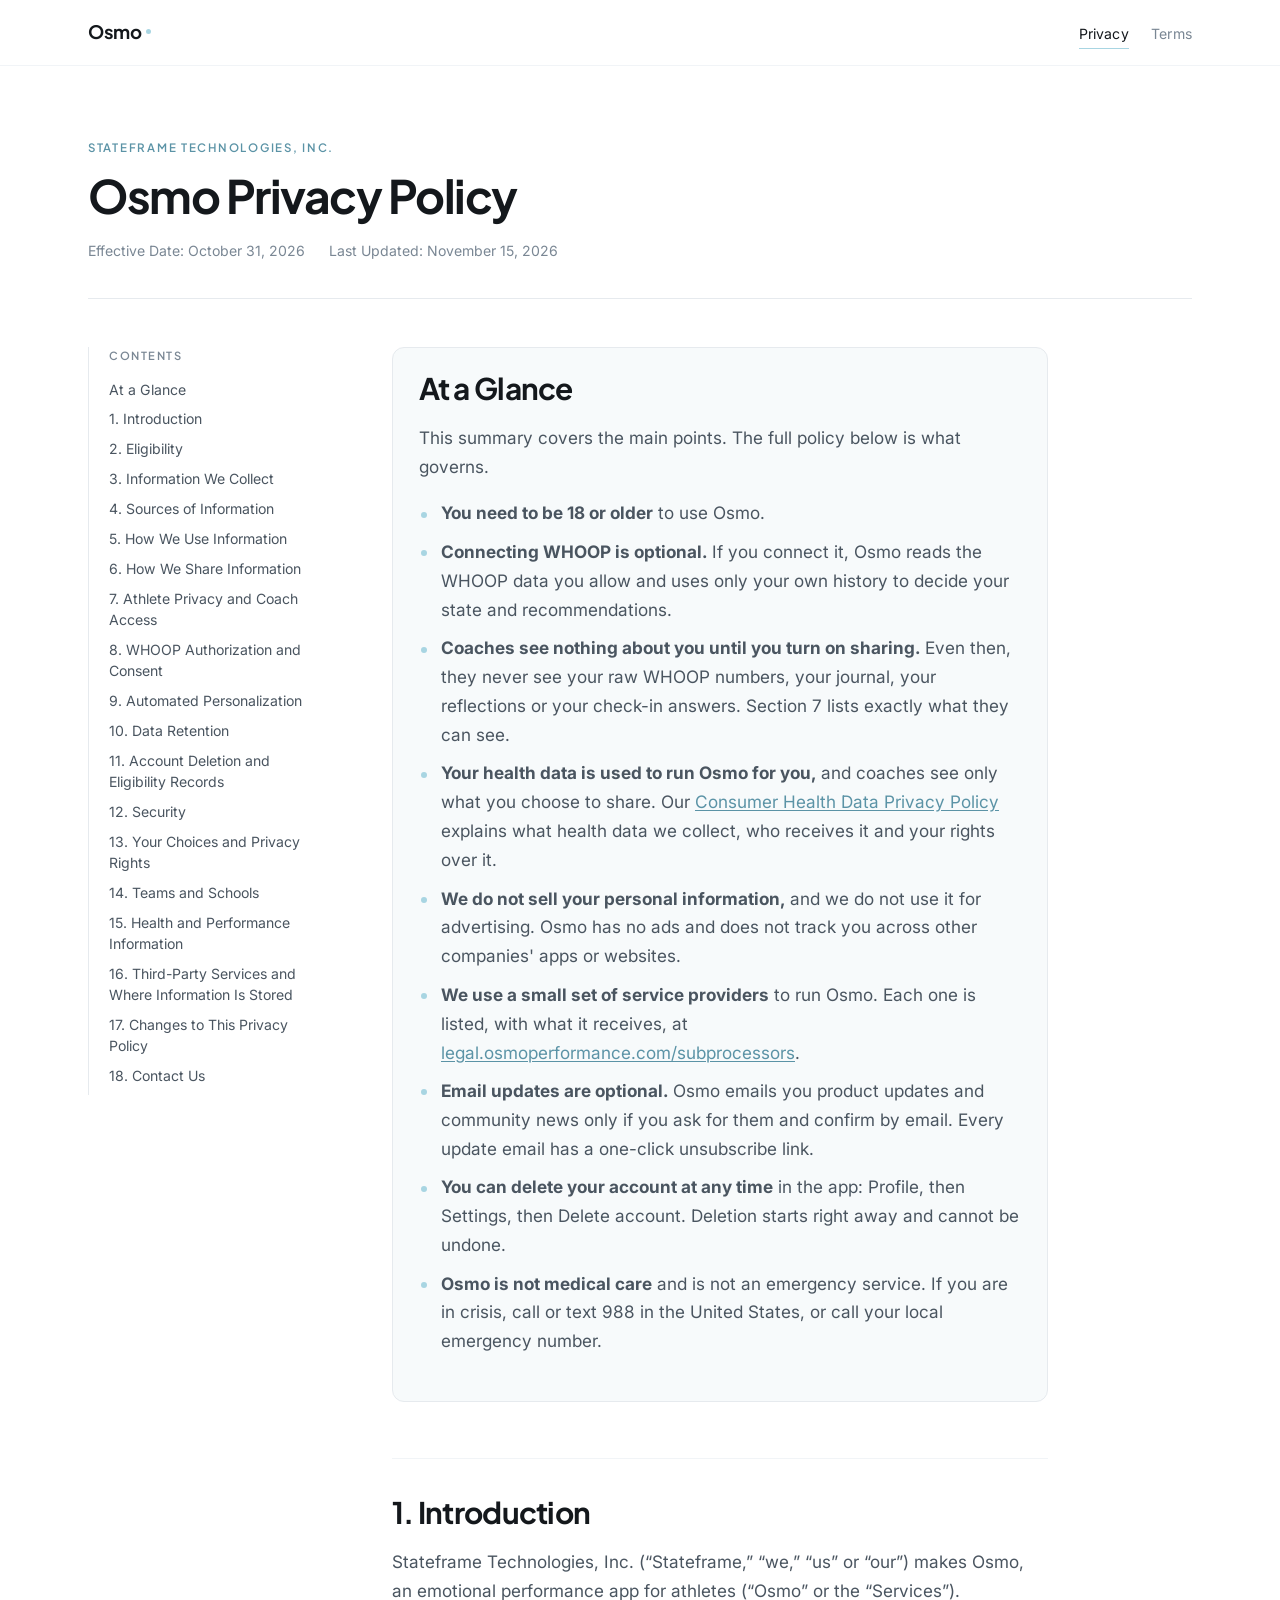
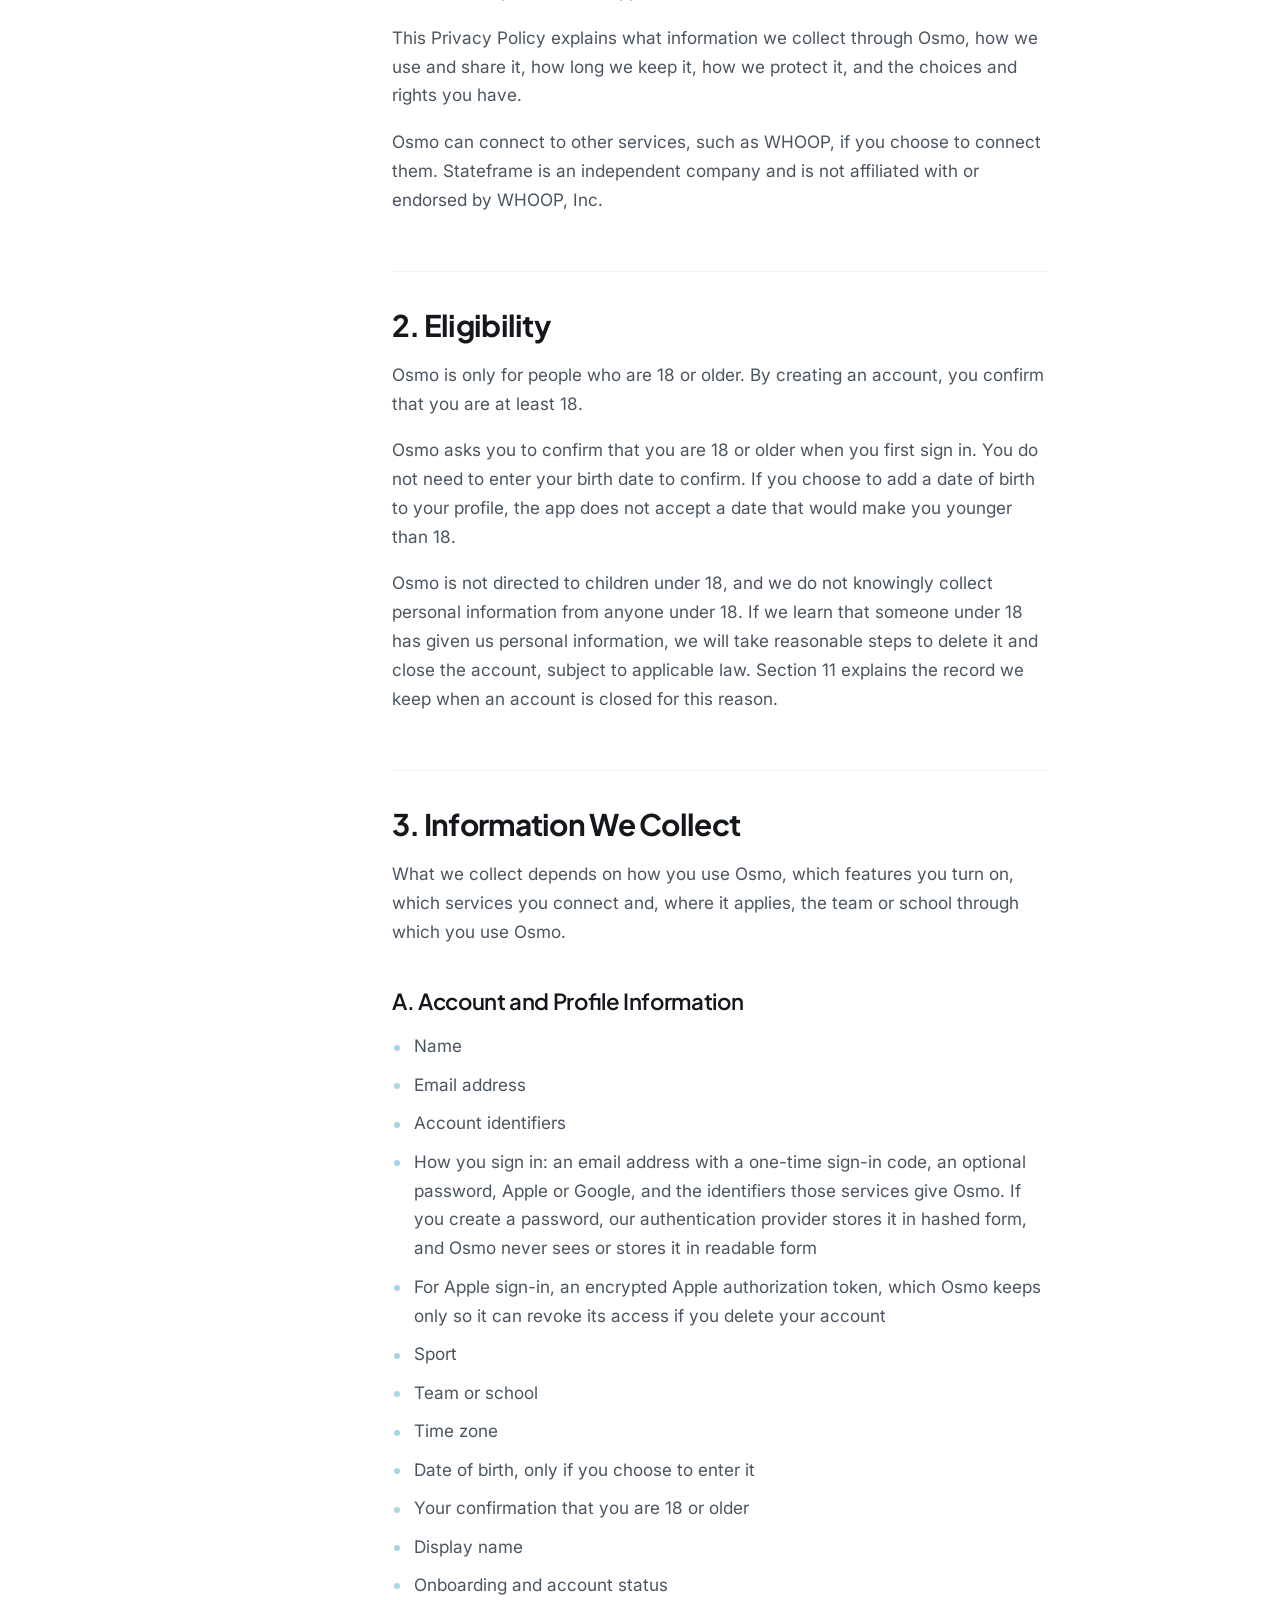
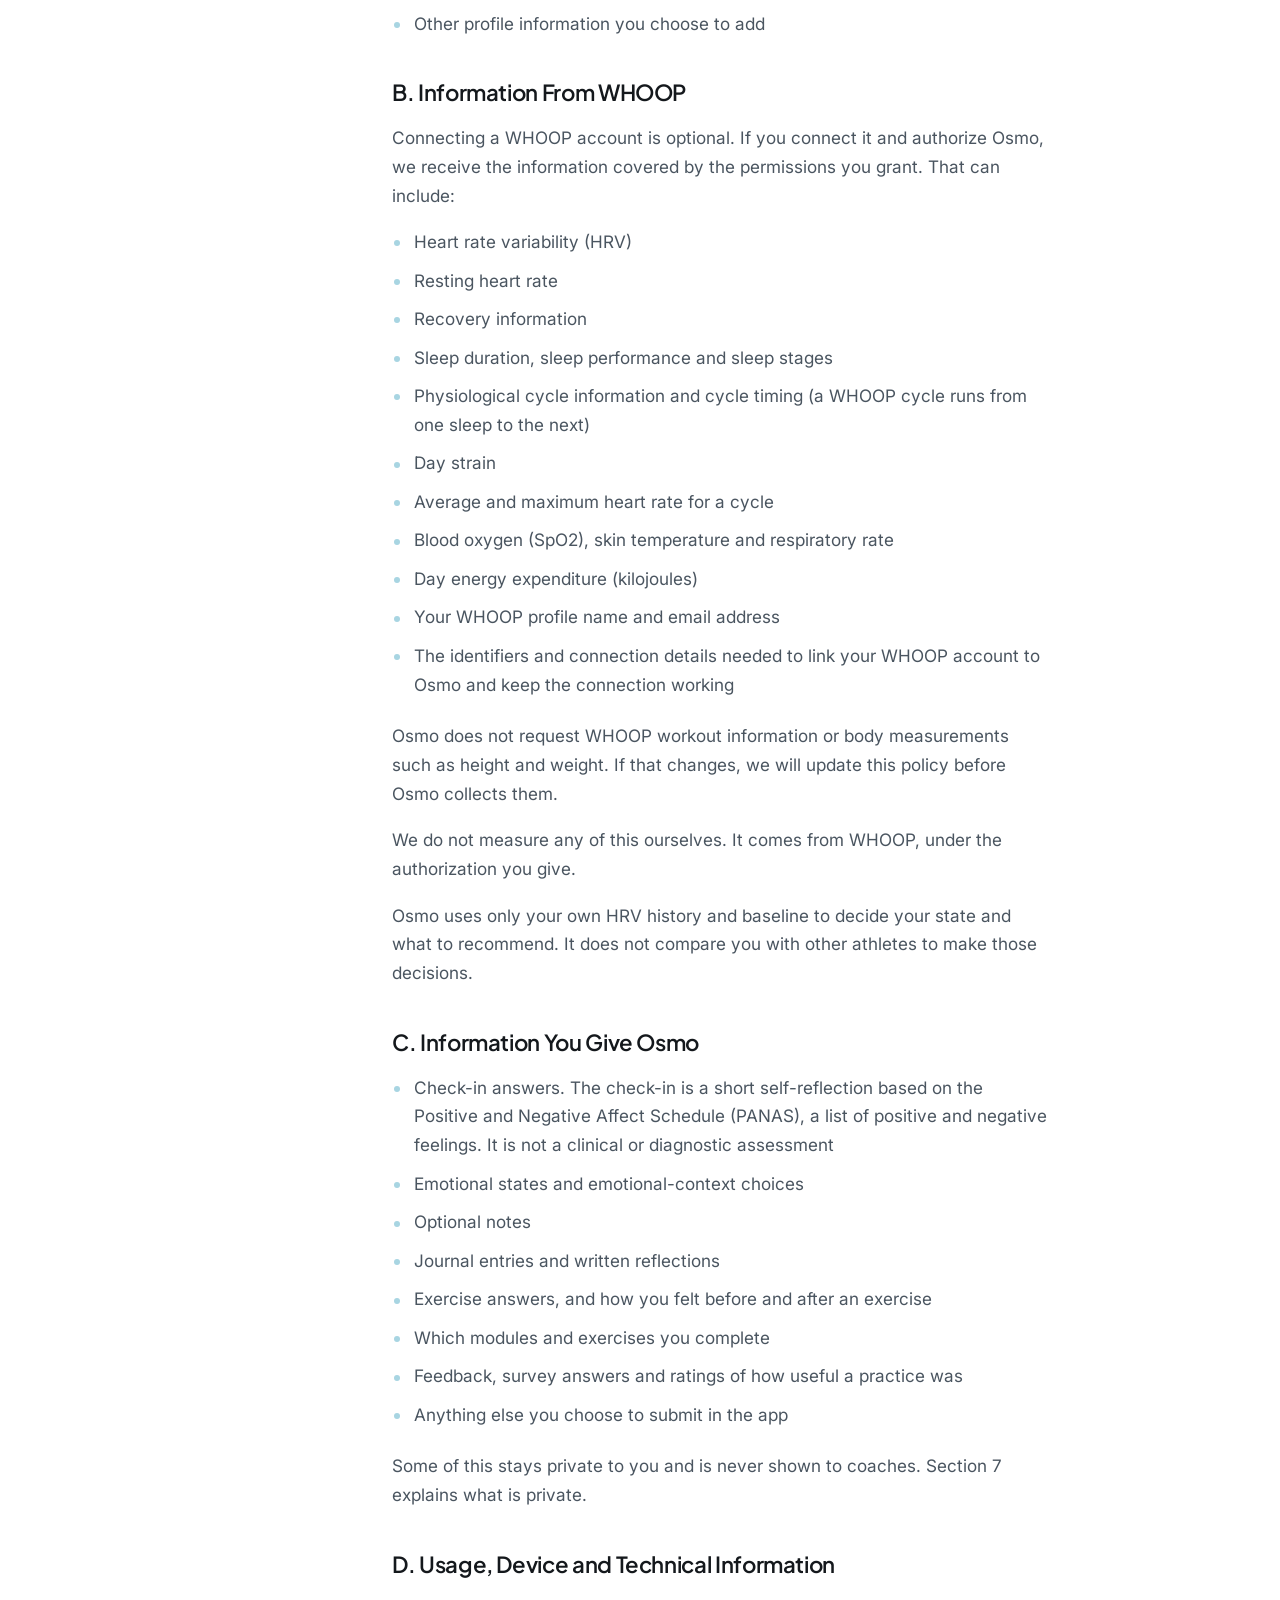
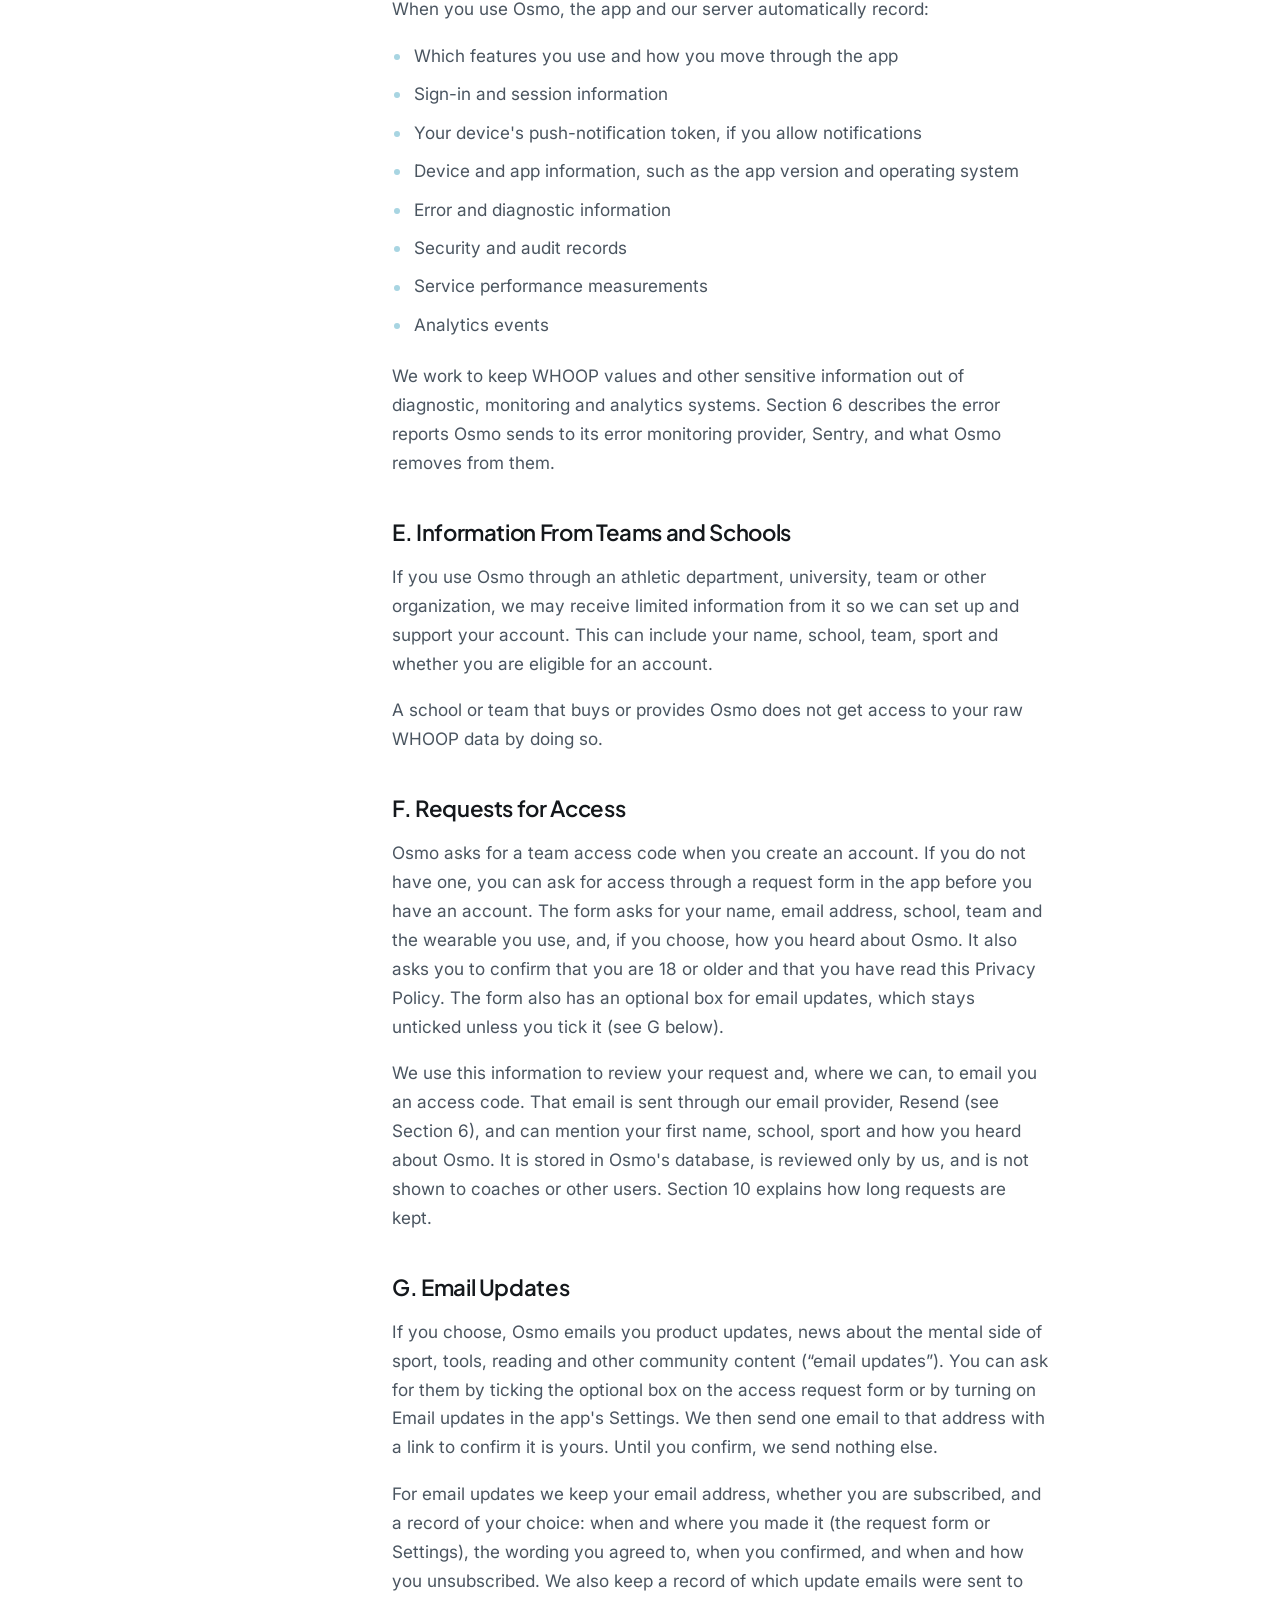
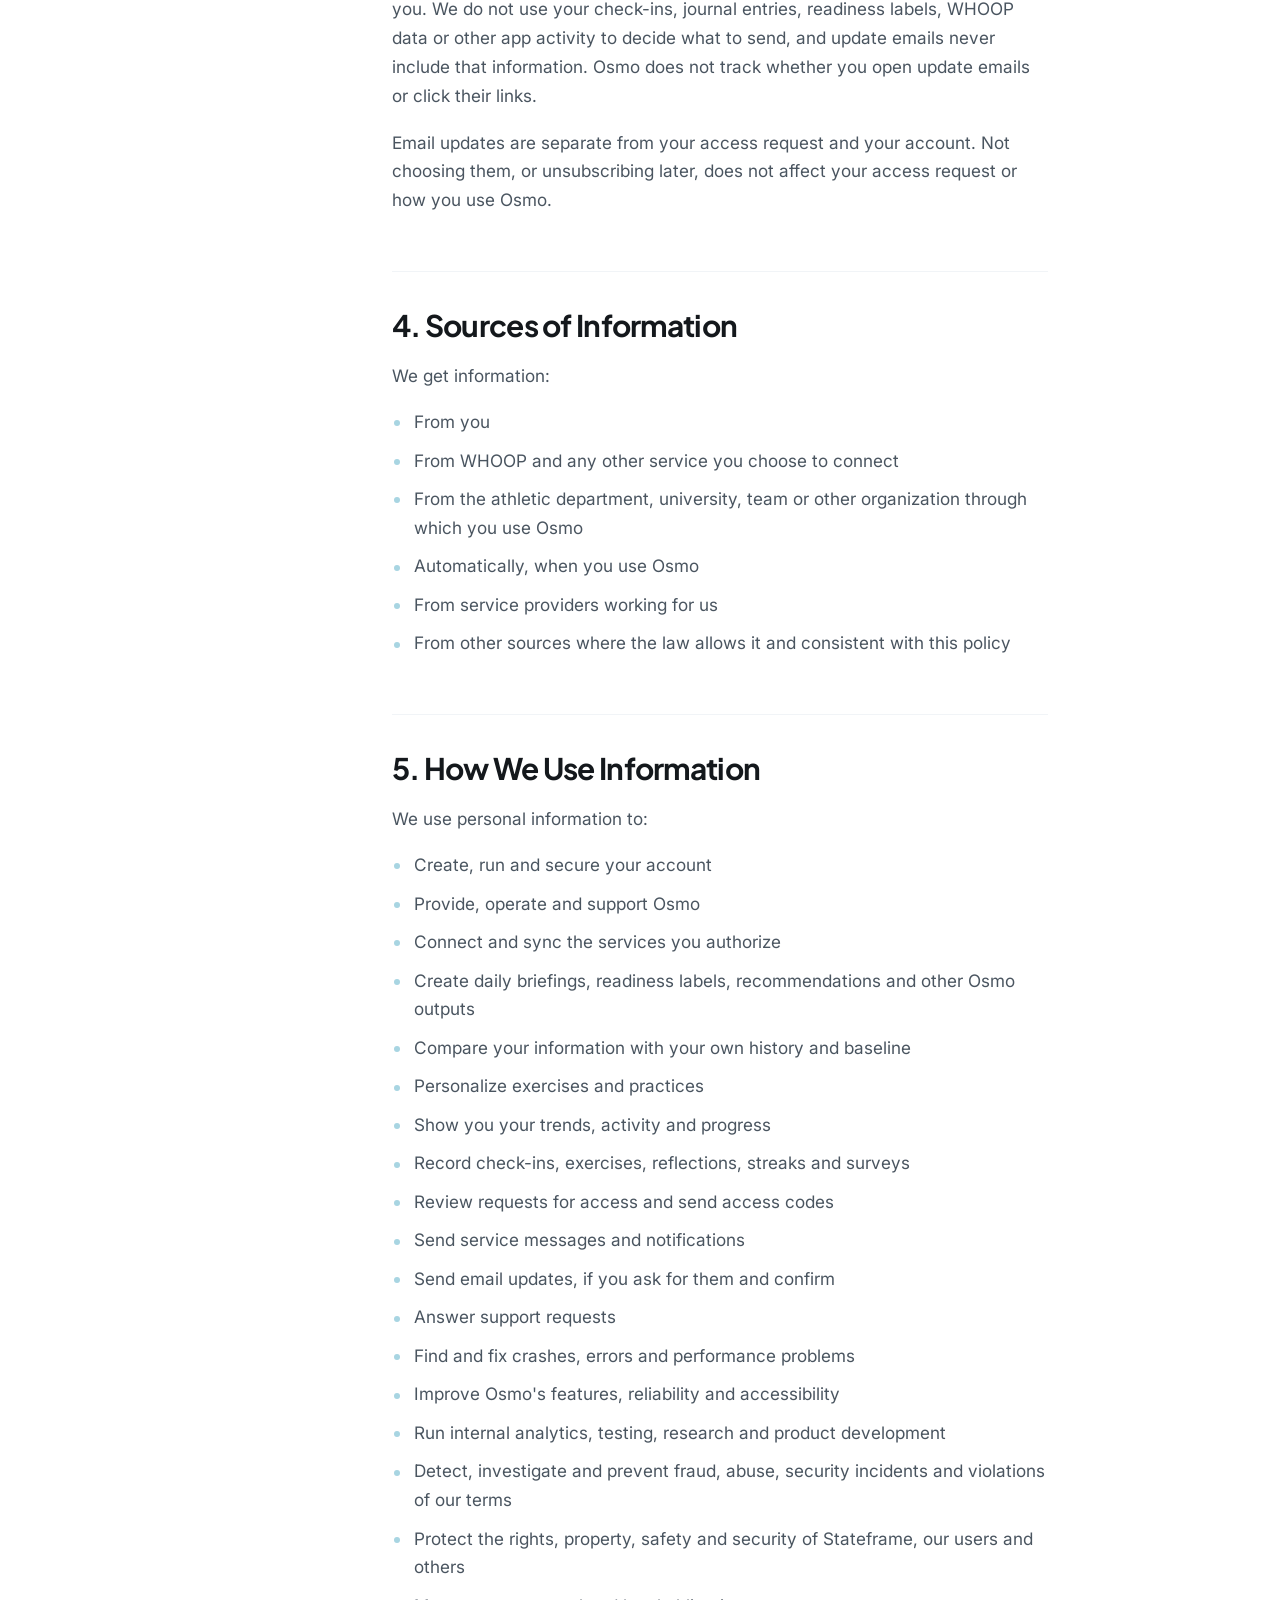
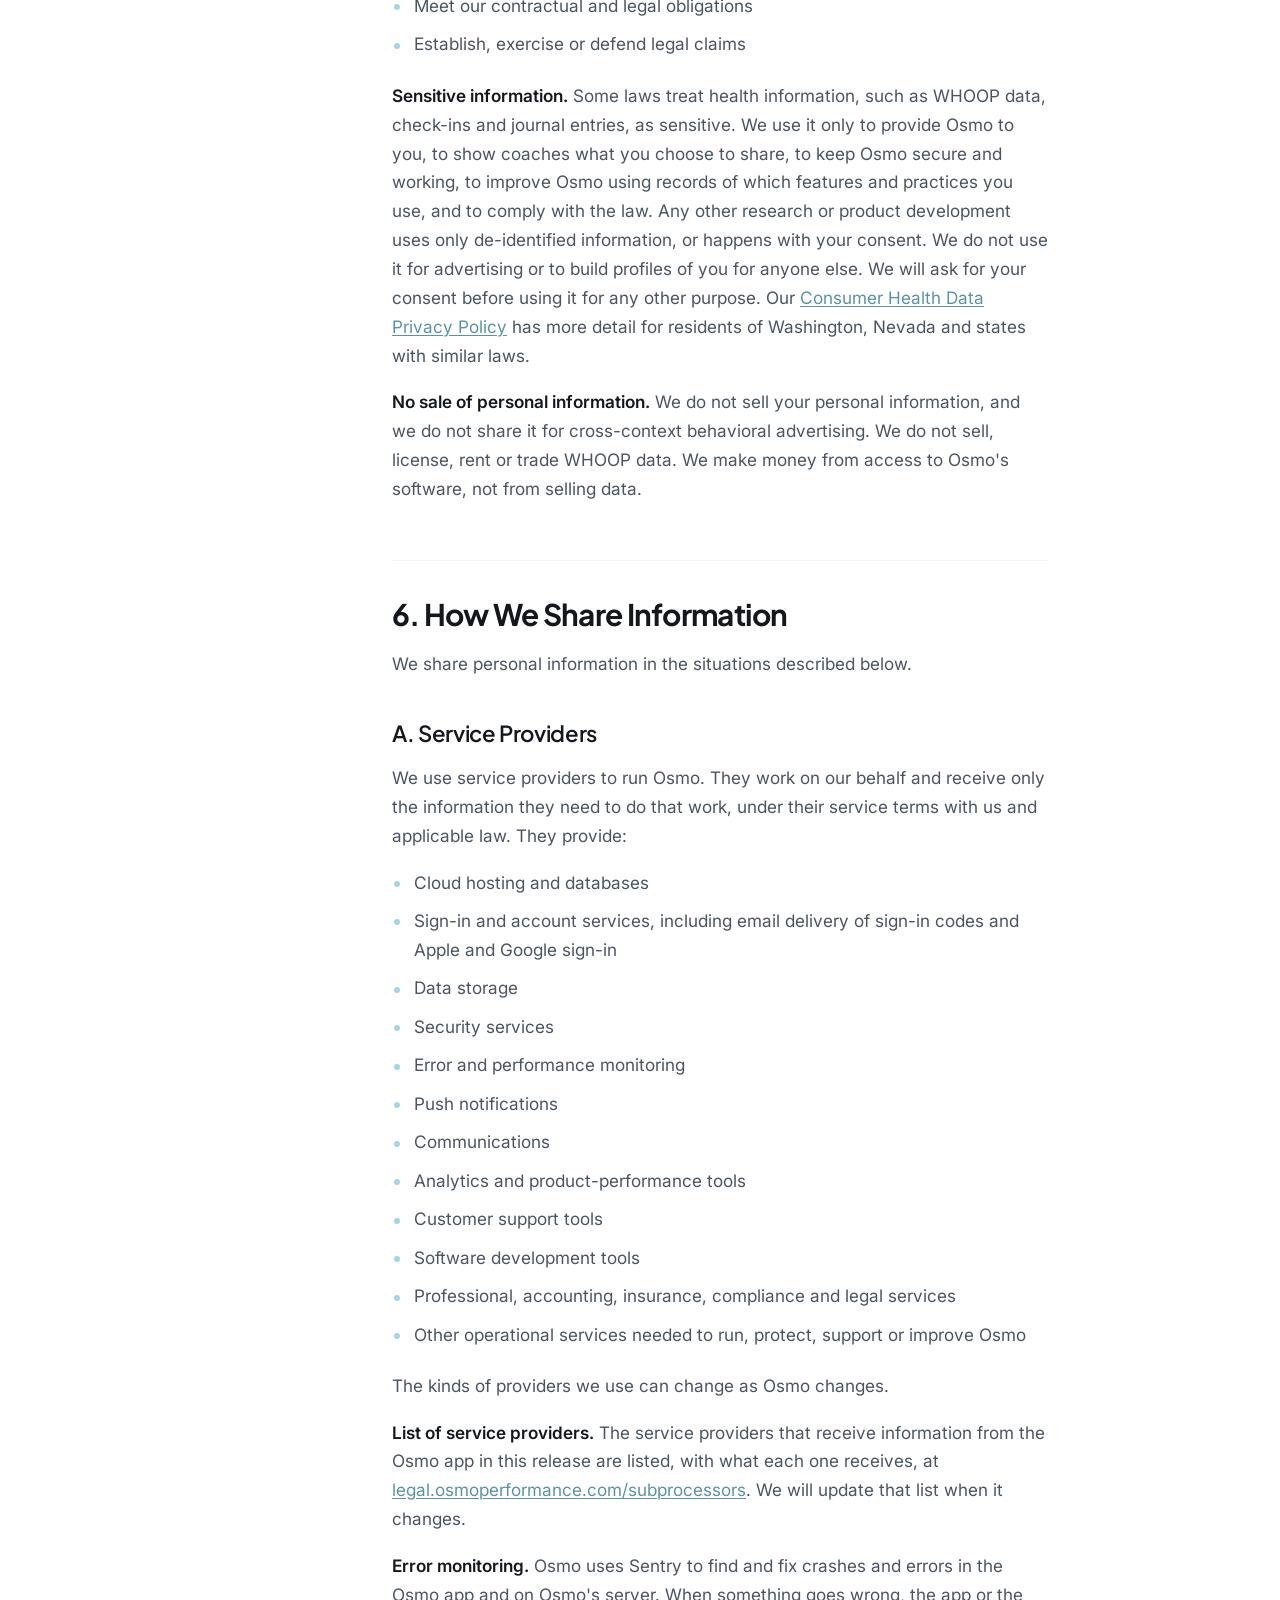
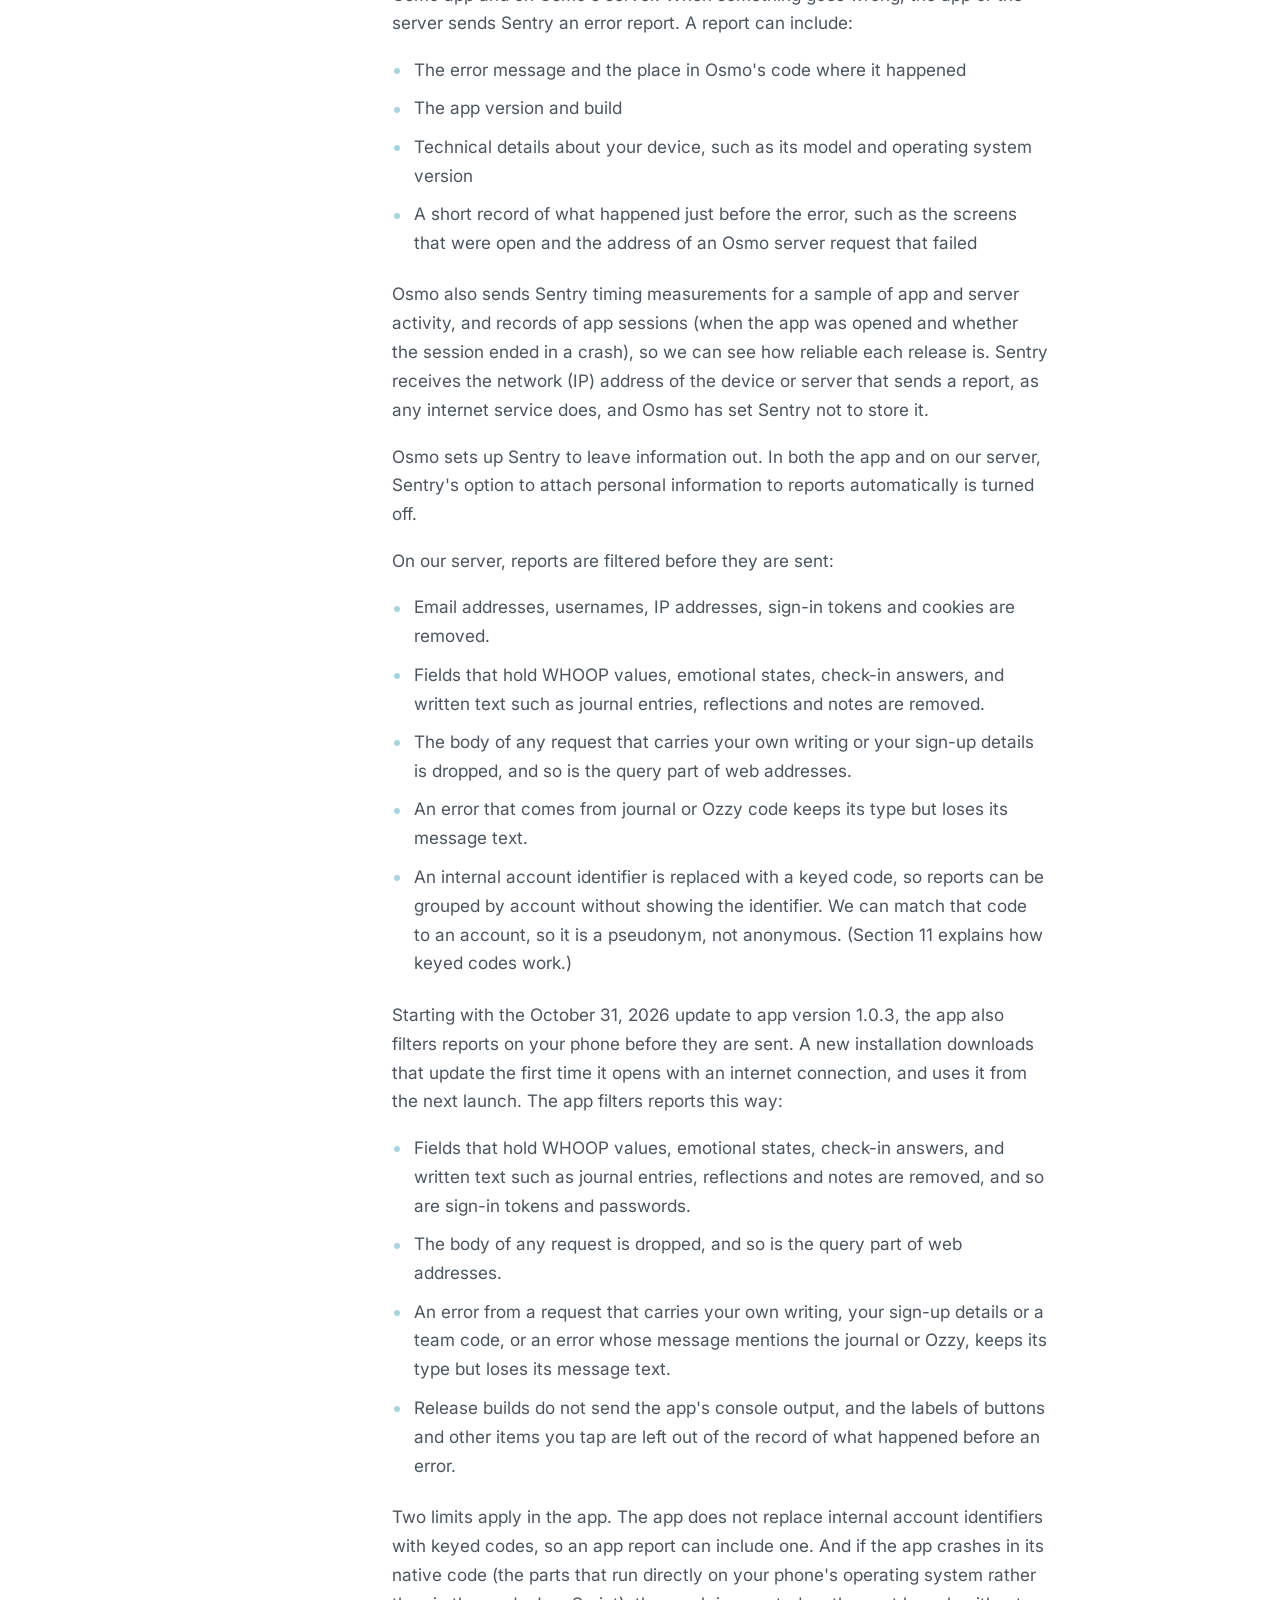
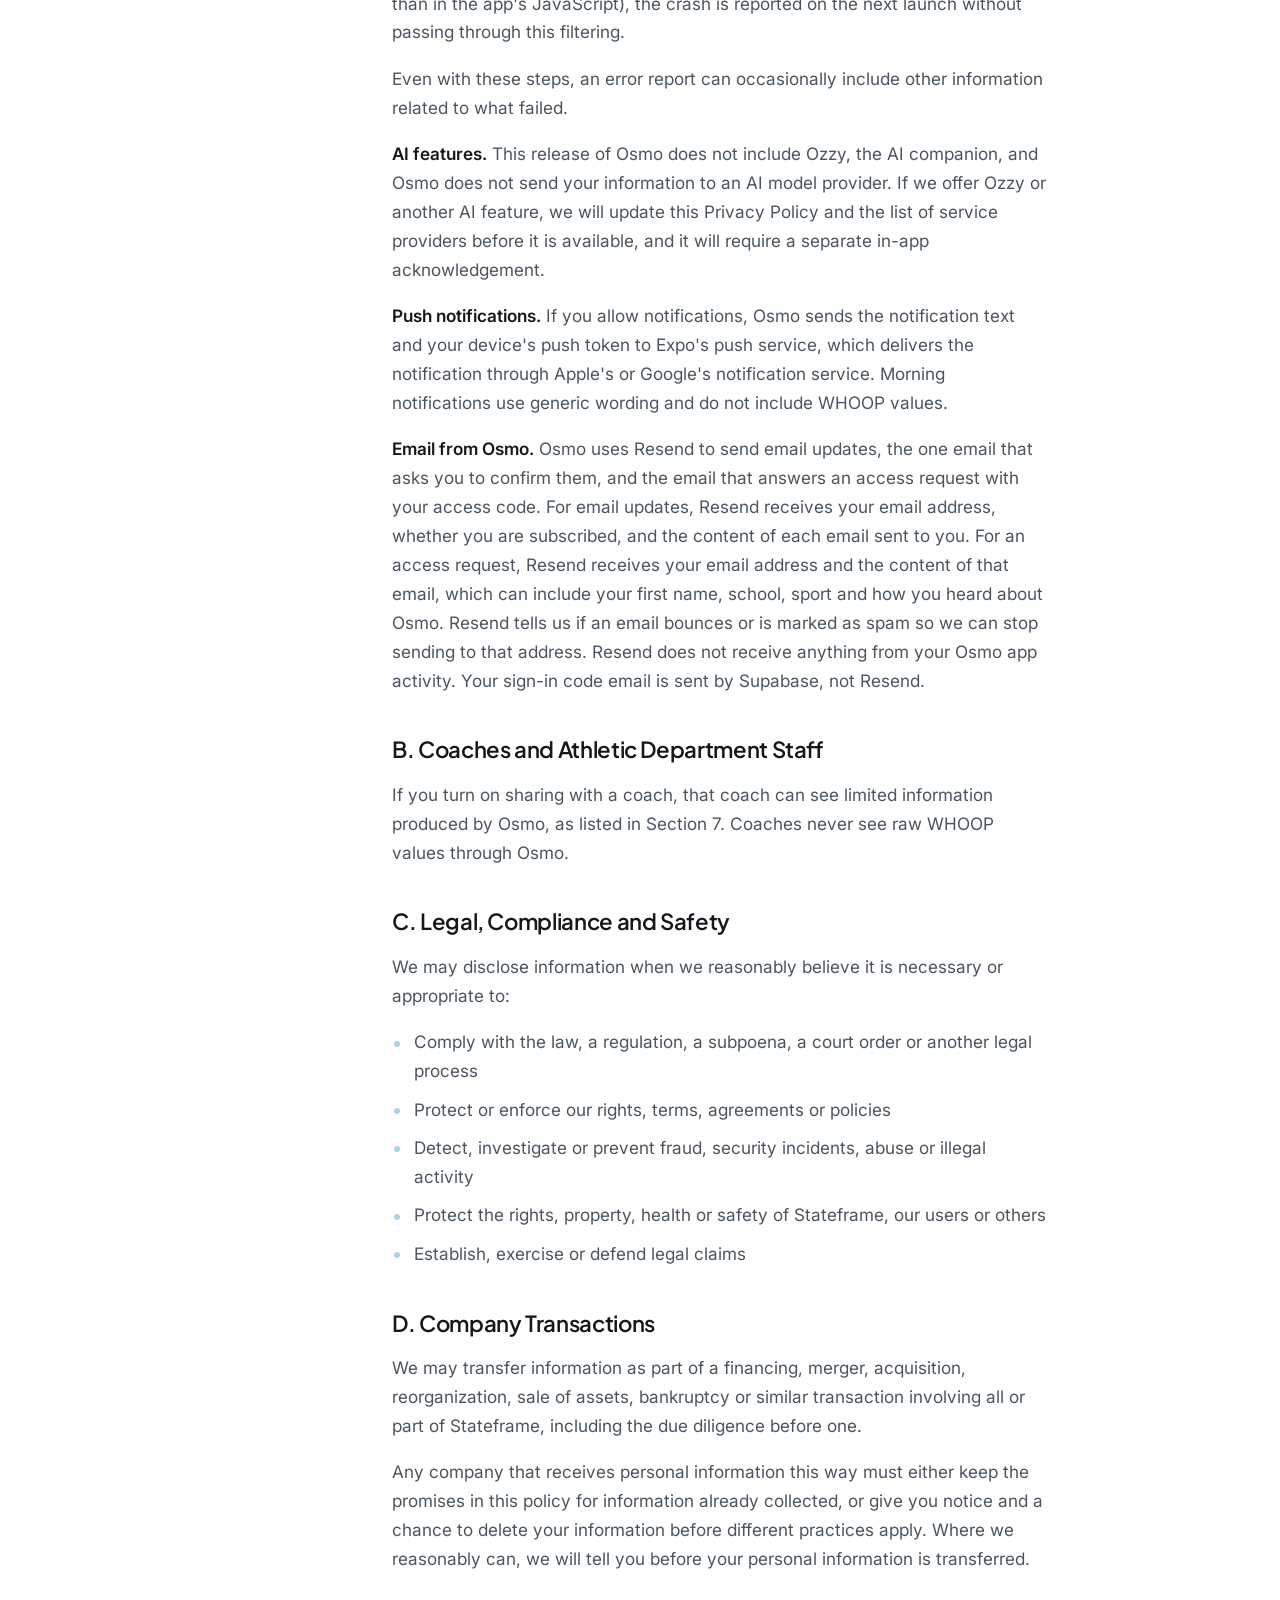
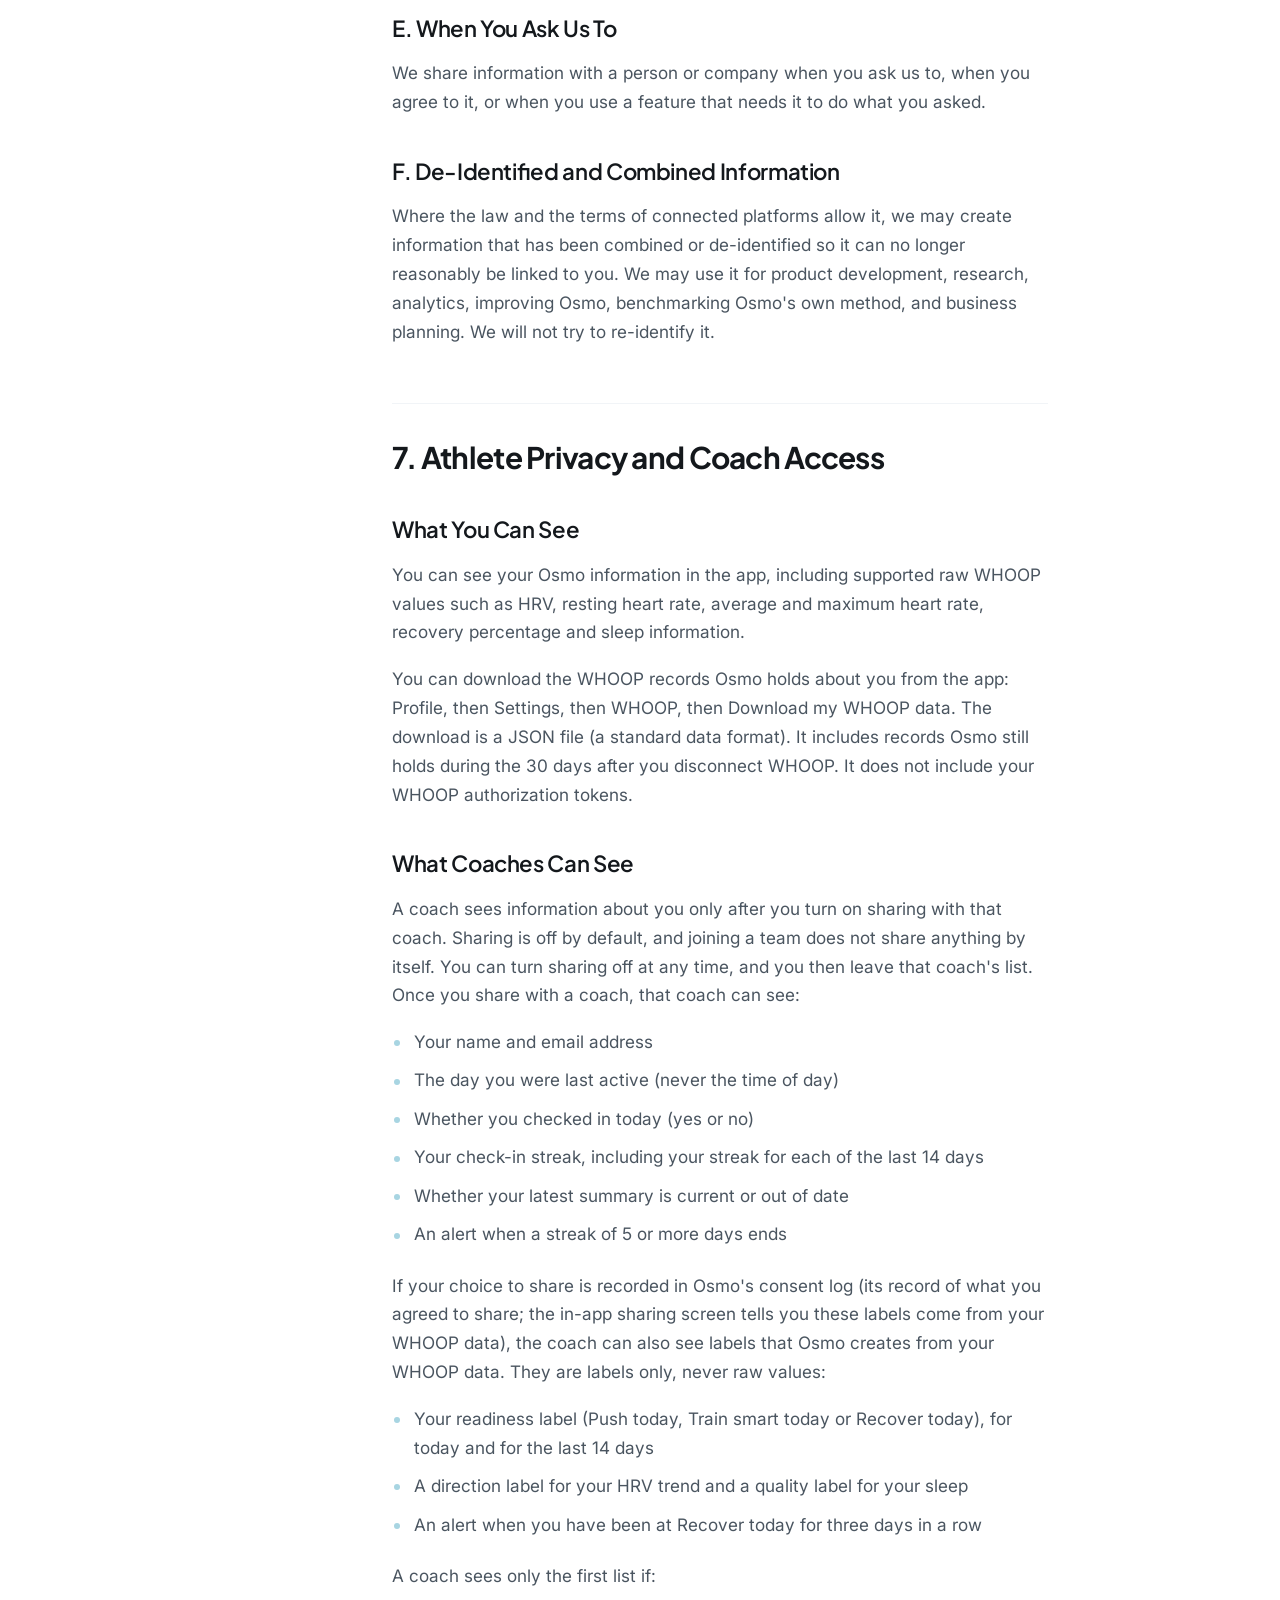
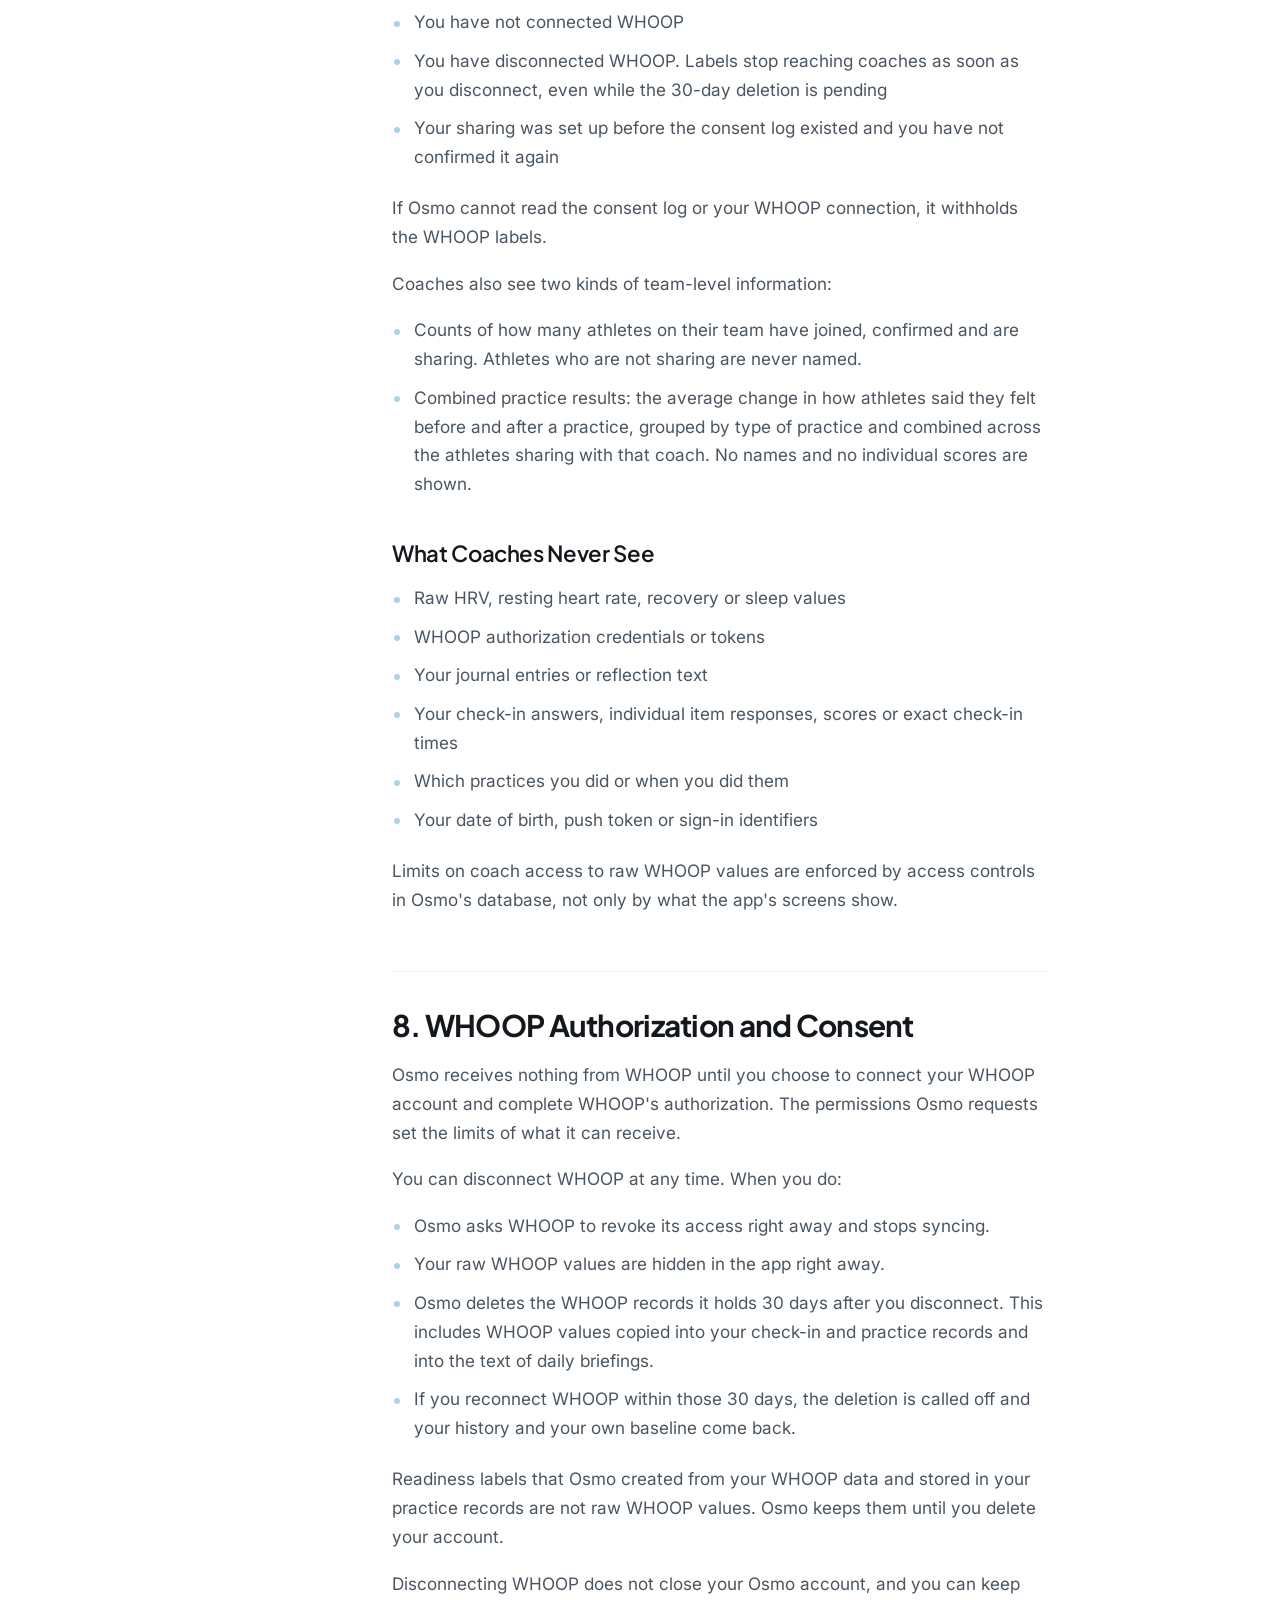
<file: privacy/index.html>
<!DOCTYPE html>
<html lang="en">
<head>
<meta charset="utf-8">
<meta name="viewport" content="width=device-width, initial-scale=1">
<title>Privacy Policy | Osmo</title>
<meta name="description" content="What Osmo collects, how it is used, what coaches can and cannot see, how long information is kept, and how to delete an account.">
<meta name="robots" content="index, follow">
<link rel="canonical" href="https://legal.osmoperformance.com/privacy/">
<link rel="preconnect" href="https://fonts.googleapis.com">
<link rel="preconnect" href="https://fonts.gstatic.com" crossorigin>
<link href="https://fonts.googleapis.com/css2?family=Plus+Jakarta+Sans:wght@600;700&family=Inter:wght@400;600&display=swap" rel="stylesheet">
<link rel="stylesheet" href="/assets/legal.css">
</head>
<body>

<header class="masthead">
  <div class="masthead__inner">
    <a class="wordmark" href="/">Osmo</a>
    <nav class="masthead__nav">
      <a href="/privacy/" aria-current="page">Privacy</a>
      <a href="/terms/">Terms</a>
    </nav>
  </div>
</header>

<main class="shell">

  <div class="doc-head">
    <p class="eyebrow">Stateframe Technologies, Inc.</p>
    <h1>Osmo Privacy Policy</h1>
    <p class="dateline">
      <span>Effective Date: October 31, 2026</span>
      <span>Last Updated: November 15, 2026</span>
    </p>
  </div>

  <div class="layout">

    <nav class="toc" aria-label="Contents">
      <p class="toc__label">Contents</p>
      <ol>
        <li><a href="#glance">At a Glance</a></li>
        <li><a href="#s1">1. Introduction</a></li>
        <li><a href="#s2">2. Eligibility</a></li>
        <li><a href="#s3">3. Information We Collect</a></li>
        <li><a href="#s4">4. Sources of Information</a></li>
        <li><a href="#s5">5. How We Use Information</a></li>
        <li><a href="#s6">6. How We Share Information</a></li>
        <li><a href="#s7">7. Athlete Privacy and Coach Access</a></li>
        <li><a href="#s8">8. WHOOP Authorization and Consent</a></li>
        <li><a href="#s9">9. Automated Personalization</a></li>
        <li><a href="#s10">10. Data Retention</a></li>
        <li><a href="#s11">11. Account Deletion and Eligibility Records</a></li>
        <li><a href="#s12">12. Security</a></li>
        <li><a href="#s13">13. Your Choices and Privacy Rights</a></li>
        <li><a href="#s14">14. Teams and Schools</a></li>
        <li><a href="#s15">15. Health and Performance Information</a></li>
        <li><a href="#s16">16. Third-Party Services and Where Information Is Stored</a></li>
        <li><a href="#s17">17. Changes to This Privacy Policy</a></li>
        <li><a href="#s18">18. Contact Us</a></li>
      </ol>
    </nav>

    <article class="prose">

      <section id="glance" class="callout">
        <h2>At a Glance</h2>
        <p>This summary covers the main points. The full policy below is what governs.</p>
        <ul>
          <li><strong>You need to be 18 or older</strong> to use Osmo.</li>
          <li><strong>Connecting WHOOP is optional.</strong> If you connect it, Osmo reads the WHOOP data you allow and uses only your own history to decide your state and recommendations.</li>
          <li><strong>Coaches see nothing about you until you turn on sharing.</strong> Even then, they never see your raw WHOOP numbers, your journal, your reflections or your check-in answers. Section 7 lists exactly what they can see.</li>
          <li><strong>Your health data is used to run Osmo for you,</strong> and coaches see only what you choose to share. Our <a href="/health-data/">Consumer Health Data Privacy Policy</a> explains what health data we collect, who receives it and your rights over it.</li>
          <li><strong>We do not sell your personal information,</strong> and we do not use it for advertising. Osmo has no ads and does not track you across other companies' apps or websites.</li>
          <li><strong>We use a small set of service providers</strong> to run Osmo. Each one is listed, with what it receives, at <a href="/subprocessors/">legal.osmoperformance.com/subprocessors</a>.</li>
          <li><strong>Email updates are optional.</strong> Osmo emails you product updates and community news only if you ask for them and confirm by email. Every update email has a one-click unsubscribe link.</li>
          <li><strong>You can delete your account at any time</strong> in the app: Profile, then Settings, then Delete account. Deletion starts right away and cannot be undone.</li>
          <li><strong>Osmo is not medical care</strong> and is not an emergency service. If you are in crisis, call or text 988 in the United States, or call your local emergency number.</li>
        </ul>
      </section>

      <section id="s1">
        <h2>1. Introduction</h2>
        <p>Stateframe Technologies, Inc. (&#8220;Stateframe,&#8221; &#8220;we,&#8221; &#8220;us&#8221; or &#8220;our&#8221;) makes Osmo, an emotional performance app for athletes (&#8220;Osmo&#8221; or the &#8220;Services&#8221;).</p>
        <p>This Privacy Policy explains what information we collect through Osmo, how we use and share it, how long we keep it, how we protect it, and the choices and rights you have.</p>
        <p>Osmo can connect to other services, such as WHOOP, if you choose to connect them. Stateframe is an independent company and is not affiliated with or endorsed by WHOOP, Inc.</p>
      </section>

      <section id="s2">
        <h2>2. Eligibility</h2>
        <p>Osmo is only for people who are 18 or older. By creating an account, you confirm that you are at least 18.</p>
        <p>Osmo asks you to confirm that you are 18 or older when you first sign in. You do not need to enter your birth date to confirm. If you choose to add a date of birth to your profile, the app does not accept a date that would make you younger than 18.</p>
        <p>Osmo is not directed to children under 18, and we do not knowingly collect personal information from anyone under 18. If we learn that someone under 18 has given us personal information, we will take reasonable steps to delete it and close the account, subject to applicable law. Section 11 explains the record we keep when an account is closed for this reason.</p>
      </section>

      <section id="s3">
        <h2>3. Information We Collect</h2>
        <p>What we collect depends on how you use Osmo, which features you turn on, which services you connect and, where it applies, the team or school through which you use Osmo.</p>
        <h3>A. Account and Profile Information</h3>
        <ul>
          <li>Name</li>
          <li>Email address</li>
          <li>Account identifiers</li>
          <li>How you sign in: an email address with a one-time sign-in code, an optional password, Apple or Google, and the identifiers those services give Osmo. If you create a password, our authentication provider stores it in hashed form, and Osmo never sees or stores it in readable form</li>
          <li>For Apple sign-in, an encrypted Apple authorization token, which Osmo keeps only so it can revoke its access if you delete your account</li>
          <li>Sport</li>
          <li>Team or school</li>
          <li>Time zone</li>
          <li>Date of birth, only if you choose to enter it</li>
          <li>Your confirmation that you are 18 or older</li>
          <li>Display name</li>
          <li>Onboarding and account status</li>
          <li>Other profile information you choose to add</li>
        </ul>
        <h3>B. Information From WHOOP</h3>
        <p>Connecting a WHOOP account is optional. If you connect it and authorize Osmo, we receive the information covered by the permissions you grant. That can include:</p>
        <ul>
          <li>Heart rate variability (HRV)</li>
          <li>Resting heart rate</li>
          <li>Recovery information</li>
          <li>Sleep duration, sleep performance and sleep stages</li>
          <li>Physiological cycle information and cycle timing (a WHOOP cycle runs from one sleep to the next)</li>
          <li>Day strain</li>
          <li>Average and maximum heart rate for a cycle</li>
          <li>Blood oxygen (SpO2), skin temperature and respiratory rate</li>
          <li>Day energy expenditure (kilojoules)</li>
          <li>Your WHOOP profile name and email address</li>
          <li>The identifiers and connection details needed to link your WHOOP account to Osmo and keep the connection working</li>
        </ul>
        <p>Osmo does not request WHOOP workout information or body measurements such as height and weight. If that changes, we will update this policy before Osmo collects them.</p>
        <p>We do not measure any of this ourselves. It comes from WHOOP, under the authorization you give.</p>
        <p>Osmo uses only your own HRV history and baseline to decide your state and what to recommend. It does not compare you with other athletes to make those decisions.</p>
        <h3>C. Information You Give Osmo</h3>
        <ul>
          <li>Check-in answers. The check-in is a short self-reflection based on the Positive and Negative Affect Schedule (PANAS), a list of positive and negative feelings. It is not a clinical or diagnostic assessment</li>
          <li>Emotional states and emotional-context choices</li>
          <li>Optional notes</li>
          <li>Journal entries and written reflections</li>
          <li>Exercise answers, and how you felt before and after an exercise</li>
          <li>Which modules and exercises you complete</li>
          <li>Feedback, survey answers and ratings of how useful a practice was</li>
          <li>Anything else you choose to submit in the app</li>
        </ul>
        <p>Some of this stays private to you and is never shown to coaches. Section 7 explains what is private.</p>
        <h3>D. Usage, Device and Technical Information</h3>
        <p>When you use Osmo, the app and our server automatically record:</p>
        <ul>
          <li>Which features you use and how you move through the app</li>
          <li>Sign-in and session information</li>
          <li>Your device's push-notification token, if you allow notifications</li>
          <li>Device and app information, such as the app version and operating system</li>
          <li>Error and diagnostic information</li>
          <li>Security and audit records</li>
          <li>Service performance measurements</li>
          <li>Analytics events</li>
        </ul>
        <p>We work to keep WHOOP values and other sensitive information out of diagnostic, monitoring and analytics systems. Section 6 describes the error reports Osmo sends to its error monitoring provider, Sentry, and what Osmo removes from them.</p>
        <h3>E. Information From Teams and Schools</h3>
        <p>If you use Osmo through an athletic department, university, team or other organization, we may receive limited information from it so we can set up and support your account. This can include your name, school, team, sport and whether you are eligible for an account.</p>
        <p>A school or team that buys or provides Osmo does not get access to your raw WHOOP data by doing so.</p>
        <h3>F. Requests for Access</h3>
        <p>Osmo asks for a team access code when you create an account. If you do not have one, you can ask for access through a request form in the app before you have an account. The form asks for your name, email address, school, team and the wearable you use, and, if you choose, how you heard about Osmo. It also asks you to confirm that you are 18 or older and that you have read this Privacy Policy. The form also has an optional box for email updates, which stays unticked unless you tick it (see G below).</p>
        <p>We use this information to review your request and, where we can, to email you an access code. That email is sent through our email provider, Resend (see Section 6), and can mention your first name, school, sport and how you heard about Osmo. It is stored in Osmo's database, is reviewed only by us, and is not shown to coaches or other users. Section 10 explains how long requests are kept.</p>
        <h3>G. Email Updates</h3>
        <p>If you choose, Osmo emails you product updates, news about the mental side of sport, tools, reading and other community content (&#8220;email updates&#8221;). You can ask for them by ticking the optional box on the access request form or by turning on Email updates in the app's Settings. We then send one email to that address with a link to confirm it is yours. Until you confirm, we send nothing else.</p>
        <p>For email updates we keep your email address, whether you are subscribed, and a record of your choice: when and where you made it (the request form or Settings), the wording you agreed to, when you confirmed, and when and how you unsubscribed. We also keep a record of which update emails were sent to you. We do not use your check-ins, journal entries, readiness labels, WHOOP data or other app activity to decide what to send, and update emails never include that information. Osmo does not track whether you open update emails or click their links.</p>
        <p>Email updates are separate from your access request and your account. Not choosing them, or unsubscribing later, does not affect your access request or how you use Osmo.</p>
      </section>

      <section id="s4">
        <h2>4. Sources of Information</h2>
        <p>We get information:</p>
        <ul>
          <li>From you</li>
          <li>From WHOOP and any other service you choose to connect</li>
          <li>From the athletic department, university, team or other organization through which you use Osmo</li>
          <li>Automatically, when you use Osmo</li>
          <li>From service providers working for us</li>
          <li>From other sources where the law allows it and consistent with this policy</li>
        </ul>
      </section>

      <section id="s5">
        <h2>5. How We Use Information</h2>
        <p>We use personal information to:</p>
        <ul>
          <li>Create, run and secure your account</li>
          <li>Provide, operate and support Osmo</li>
          <li>Connect and sync the services you authorize</li>
          <li>Create daily briefings, readiness labels, recommendations and other Osmo outputs</li>
          <li>Compare your information with your own history and baseline</li>
          <li>Personalize exercises and practices</li>
          <li>Show you your trends, activity and progress</li>
          <li>Record check-ins, exercises, reflections, streaks and surveys</li>
          <li>Review requests for access and send access codes</li>
          <li>Send service messages and notifications</li>
          <li>Send email updates, if you ask for them and confirm</li>
          <li>Answer support requests</li>
          <li>Find and fix crashes, errors and performance problems</li>
          <li>Improve Osmo's features, reliability and accessibility</li>
          <li>Run internal analytics, testing, research and product development</li>
          <li>Detect, investigate and prevent fraud, abuse, security incidents and violations of our terms</li>
          <li>Protect the rights, property, safety and security of Stateframe, our users and others</li>
          <li>Meet our contractual and legal obligations</li>
          <li>Establish, exercise or defend legal claims</li>
        </ul>
        <p><strong>Sensitive information.</strong> Some laws treat health information, such as WHOOP data, check-ins and journal entries, as sensitive. We use it only to provide Osmo to you, to show coaches what you choose to share, to keep Osmo secure and working, to improve Osmo using records of which features and practices you use, and to comply with the law. Any other research or product development uses only de-identified information, or happens with your consent. We do not use it for advertising or to build profiles of you for anyone else. We will ask for your consent before using it for any other purpose. Our <a href="/health-data/">Consumer Health Data Privacy Policy</a> has more detail for residents of Washington, Nevada and states with similar laws.</p>
        <p><strong>No sale of personal information.</strong> We do not sell your personal information, and we do not share it for cross-context behavioral advertising. We do not sell, license, rent or trade WHOOP data. We make money from access to Osmo's software, not from selling data.</p>
      </section>

      <section id="s6">
        <h2>6. How We Share Information</h2>
        <p>We share personal information in the situations described below.</p>
        <h3>A. Service Providers</h3>
        <p>We use service providers to run Osmo. They work on our behalf and receive only the information they need to do that work, under their service terms with us and applicable law. They provide:</p>
        <ul>
          <li>Cloud hosting and databases</li>
          <li>Sign-in and account services, including email delivery of sign-in codes and Apple and Google sign-in</li>
          <li>Data storage</li>
          <li>Security services</li>
          <li>Error and performance monitoring</li>
          <li>Push notifications</li>
          <li>Communications</li>
          <li>Analytics and product-performance tools</li>
          <li>Customer support tools</li>
          <li>Software development tools</li>
          <li>Professional, accounting, insurance, compliance and legal services</li>
          <li>Other operational services needed to run, protect, support or improve Osmo</li>
        </ul>
        <p>The kinds of providers we use can change as Osmo changes.</p>
        <p><strong>List of service providers.</strong> The service providers that receive information from the Osmo app in this release are listed, with what each one receives, at <a href="/subprocessors/">legal.osmoperformance.com/subprocessors</a>. We will update that list when it changes.</p>
        <p><strong>Error monitoring.</strong> Osmo uses Sentry to find and fix crashes and errors in the Osmo app and on Osmo's server. When something goes wrong, the app or the server sends Sentry an error report. A report can include:</p>
        <ul>
          <li>The error message and the place in Osmo's code where it happened</li>
          <li>The app version and build</li>
          <li>Technical details about your device, such as its model and operating system version</li>
          <li>A short record of what happened just before the error, such as the screens that were open and the address of an Osmo server request that failed</li>
        </ul>
        <p>Osmo also sends Sentry timing measurements for a sample of app and server activity, and records of app sessions (when the app was opened and whether the session ended in a crash), so we can see how reliable each release is. Sentry receives the network (IP) address of the device or server that sends a report, as any internet service does, and Osmo has set Sentry not to store it.</p>
        <p>Osmo sets up Sentry to leave information out. In both the app and on our server, Sentry's option to attach personal information to reports automatically is turned off.</p>
        <p>On our server, reports are filtered before they are sent:</p>
        <ul>
          <li>Email addresses, usernames, IP addresses, sign-in tokens and cookies are removed.</li>
          <li>Fields that hold WHOOP values, emotional states, check-in answers, and written text such as journal entries, reflections and notes are removed.</li>
          <li>The body of any request that carries your own writing or your sign-up details is dropped, and so is the query part of web addresses.</li>
          <li>An error that comes from journal or Ozzy code keeps its type but loses its message text.</li>
          <li>An internal account identifier is replaced with a keyed code, so reports can be grouped by account without showing the identifier. We can match that code to an account, so it is a pseudonym, not anonymous. (Section 11 explains how keyed codes work.)</li>
        </ul>
        <p>Starting with the October 31, 2026 update to app version 1.0.3, the app also filters reports on your phone before they are sent. A new installation downloads that update the first time it opens with an internet connection, and uses it from the next launch. The app filters reports this way:</p>
        <ul>
          <li>Fields that hold WHOOP values, emotional states, check-in answers, and written text such as journal entries, reflections and notes are removed, and so are sign-in tokens and passwords.</li>
          <li>The body of any request is dropped, and so is the query part of web addresses.</li>
          <li>An error from a request that carries your own writing, your sign-up details or a team code, or an error whose message mentions the journal or Ozzy, keeps its type but loses its message text.</li>
          <li>Release builds do not send the app's console output, and the labels of buttons and other items you tap are left out of the record of what happened before an error.</li>
        </ul>
        <p>Two limits apply in the app. The app does not replace internal account identifiers with keyed codes, so an app report can include one. And if the app crashes in its native code (the parts that run directly on your phone's operating system rather than in the app's JavaScript), the crash is reported on the next launch without passing through this filtering.</p>
        <p>Even with these steps, an error report can occasionally include other information related to what failed.</p>
        <p><strong>AI features.</strong> This release of Osmo does not include Ozzy, the AI companion, and Osmo does not send your information to an AI model provider. If we offer Ozzy or another AI feature, we will update this Privacy Policy and the list of service providers before it is available, and it will require a separate in-app acknowledgement.</p>
        <p><strong>Push notifications.</strong> If you allow notifications, Osmo sends the notification text and your device's push token to Expo's push service, which delivers the notification through Apple's or Google's notification service. Morning notifications use generic wording and do not include WHOOP values.</p>
        <p><strong>Email from Osmo.</strong> Osmo uses Resend to send email updates, the one email that asks you to confirm them, and the email that answers an access request with your access code. For email updates, Resend receives your email address, whether you are subscribed, and the content of each email sent to you. For an access request, Resend receives your email address and the content of that email, which can include your first name, school, sport and how you heard about Osmo. Resend tells us if an email bounces or is marked as spam so we can stop sending to that address. Resend does not receive anything from your Osmo app activity. Your sign-in code email is sent by Supabase, not Resend.</p>
        <h3>B. Coaches and Athletic Department Staff</h3>
        <p>If you turn on sharing with a coach, that coach can see limited information produced by Osmo, as listed in Section 7. Coaches never see raw WHOOP values through Osmo.</p>
        <h3>C. Legal, Compliance and Safety</h3>
        <p>We may disclose information when we reasonably believe it is necessary or appropriate to:</p>
        <ul>
          <li>Comply with the law, a regulation, a subpoena, a court order or another legal process</li>
          <li>Protect or enforce our rights, terms, agreements or policies</li>
          <li>Detect, investigate or prevent fraud, security incidents, abuse or illegal activity</li>
          <li>Protect the rights, property, health or safety of Stateframe, our users or others</li>
          <li>Establish, exercise or defend legal claims</li>
        </ul>
        <h3>D. Company Transactions</h3>
        <p>We may transfer information as part of a financing, merger, acquisition, reorganization, sale of assets, bankruptcy or similar transaction involving all or part of Stateframe, including the due diligence before one.</p>
        <p>Any company that receives personal information this way must either keep the promises in this policy for information already collected, or give you notice and a chance to delete your information before different practices apply. Where we reasonably can, we will tell you before your personal information is transferred.</p>
        <h3>E. When You Ask Us To</h3>
        <p>We share information with a person or company when you ask us to, when you agree to it, or when you use a feature that needs it to do what you asked.</p>
        <h3>F. De-Identified and Combined Information</h3>
        <p>Where the law and the terms of connected platforms allow it, we may create information that has been combined or de-identified so it can no longer reasonably be linked to you. We may use it for product development, research, analytics, improving Osmo, benchmarking Osmo's own method, and business planning. We will not try to re-identify it.</p>
      </section>

      <section id="s7">
        <h2>7. Athlete Privacy and Coach Access</h2>
        <h3>What You Can See</h3>
        <p>You can see your Osmo information in the app, including supported raw WHOOP values such as HRV, resting heart rate, average and maximum heart rate, recovery percentage and sleep information.</p>
        <p>You can download the WHOOP records Osmo holds about you from the app: Profile, then Settings, then WHOOP, then Download my WHOOP data. The download is a JSON file (a standard data format). It includes records Osmo still holds during the 30 days after you disconnect WHOOP. It does not include your WHOOP authorization tokens.</p>
        <h3>What Coaches Can See</h3>
        <p>A coach sees information about you only after you turn on sharing with that coach. Sharing is off by default, and joining a team does not share anything by itself. You can turn sharing off at any time, and you then leave that coach's list. Once you share with a coach, that coach can see:</p>
        <ul>
          <li>Your name and email address</li>
          <li>The day you were last active (never the time of day)</li>
          <li>Whether you checked in today (yes or no)</li>
          <li>Your check-in streak, including your streak for each of the last 14 days</li>
          <li>Whether your latest summary is current or out of date</li>
          <li>An alert when a streak of 5 or more days ends</li>
        </ul>
        <p>If your choice to share is recorded in Osmo's consent log (its record of what you agreed to share; the in-app sharing screen tells you these labels come from your WHOOP data), the coach can also see labels that Osmo creates from your WHOOP data. They are labels only, never raw values:</p>
        <ul>
          <li>Your readiness label (Push today, Train smart today or Recover today), for today and for the last 14 days</li>
          <li>A direction label for your HRV trend and a quality label for your sleep</li>
          <li>An alert when you have been at Recover today for three days in a row</li>
        </ul>
        <p>A coach sees only the first list if:</p>
        <ul>
          <li>You have not connected WHOOP</li>
          <li>You have disconnected WHOOP. Labels stop reaching coaches as soon as you disconnect, even while the 30-day deletion is pending</li>
          <li>Your sharing was set up before the consent log existed and you have not confirmed it again</li>
        </ul>
        <p>If Osmo cannot read the consent log or your WHOOP connection, it withholds the WHOOP labels.</p>
        <p>Coaches also see two kinds of team-level information:</p>
        <ul>
          <li>Counts of how many athletes on their team have joined, confirmed and are sharing. Athletes who are not sharing are never named.</li>
          <li>Combined practice results: the average change in how athletes said they felt before and after a practice, grouped by type of practice and combined across the athletes sharing with that coach. No names and no individual scores are shown.</li>
        </ul>
        <h3>What Coaches Never See</h3>
        <ul>
          <li>Raw HRV, resting heart rate, recovery or sleep values</li>
          <li>WHOOP authorization credentials or tokens</li>
          <li>Your journal entries or reflection text</li>
          <li>Your check-in answers, individual item responses, scores or exact check-in times</li>
          <li>Which practices you did or when you did them</li>
          <li>Your date of birth, push token or sign-in identifiers</li>
        </ul>
        <p>Limits on coach access to raw WHOOP values are enforced by access controls in Osmo's database, not only by what the app's screens show.</p>
      </section>

      <section id="s8">
        <h2>8. WHOOP Authorization and Consent</h2>
        <p>Osmo receives nothing from WHOOP until you choose to connect your WHOOP account and complete WHOOP's authorization. The permissions Osmo requests set the limits of what it can receive.</p>
        <p>You can disconnect WHOOP at any time. When you do:</p>
        <ul>
          <li>Osmo asks WHOOP to revoke its access right away and stops syncing.</li>
          <li>Your raw WHOOP values are hidden in the app right away.</li>
          <li>Osmo deletes the WHOOP records it holds 30 days after you disconnect. This includes WHOOP values copied into your check-in and practice records and into the text of daily briefings.</li>
          <li>If you reconnect WHOOP within those 30 days, the deletion is called off and your history and your own baseline come back.</li>
        </ul>
        <p>Readiness labels that Osmo created from your WHOOP data and stored in your practice records are not raw WHOOP values. Osmo keeps them until you delete your account.</p>
        <p>Disconnecting WHOOP does not close your Osmo account, and you can keep using the parts of Osmo that do not need WHOOP data.</p>
        <p>How long we keep WHOOP information is also subject to applicable law and to WHOOP's terms for apps that use its data.</p>
      </section>

      <section id="s9">
        <h2>9. Automated Personalization</h2>
        <p>Osmo uses software rules and calculations to turn your information into recommendations, readiness labels, summaries and trends.</p>
        <p>These outputs are not a medical diagnosis, treatment recommendation or clinical assessment.</p>
        <p>We may use information within Osmo to run, test, secure and improve these features, as this policy describes.</p>
        <p>We do not sell WHOOP data or let anyone else use it commercially. We do not use WHOOP data to create, develop, test, train, fine-tune or improve any large language model or other machine-learning model.</p>
      </section>

      <section id="s10">
        <h2>10. Data Retention</h2>
        <p>We keep personal information for as long as we need it to provide Osmo and for the purposes in this policy. The specific periods are below.</p>
        <p><strong>WHOOP information.</strong> Osmo keeps WHOOP information while your WHOOP account is connected, so it can compare you with your own baseline over time. If you disconnect WHOOP, your raw values are hidden right away and the records are deleted 30 days later, including WHOOP values copied into check-in and practice records and into briefing text, unless you reconnect within those 30 days. Readiness labels created from your WHOOP data and stored in practice records are kept until you delete your account. If you delete your Osmo account, the WHOOP records are deleted immediately. See Sections 8 and 11.</p>
        <p><strong>Other Osmo records.</strong> Your check-ins, journal entries, practice records, summaries and analytics events are kept until you delete your account. An eligibility record created when a person under 18 is turned away is kept for 365 days (see Section 11).</p>
        <p><strong>Access requests.</strong> An access request that does not lead to an account is deleted automatically 90 days after it is submitted. A request that leads to an account is kept with that account and deleted when the account is deleted. If we email you a code, we keep a record of that email with your request (when it was sent, its subject line and whether Resend accepted it, but not its text), and it is deleted with the request. You can ask us to delete your request sooner using the contact information in Section 18.</p>
        <p><strong>Email updates.</strong> If you ask for email updates but do not confirm within 30 days, we delete the request. Once you confirm, we keep your email address and the record of your choice while you are subscribed. If you unsubscribe, we keep the address, marked as unsubscribed, with that record, so we do not email you again unless you opt in and confirm again; you can ask us to delete it using the contact information in Section 18. Email updates are kept separately from access requests: your access request is still deleted 90 days after you submit it, but a confirmed subscription continues until you unsubscribe. If you turned on email updates in the app, deleting your account deletes that record, and we ask Resend to delete your address within a day.</p>
        <p><strong>Error reports.</strong> Error reports sent to Sentry are kept for the period set in Osmo's Sentry account, and then deleted by Sentry.</p>
        <p>We may keep some information longer when the law requires it, or for security, fraud prevention, contractual or dispute-resolution purposes, or to enforce our terms. When we no longer need information, we may delete it or de-identify it.</p>
      </section>

      <section id="s11">
        <h2>11. Account Deletion and Eligibility Records</h2>
        <h3>Account Deletion</h3>
        <p>You can delete your Osmo account at any time in the app: Profile, then Settings, then Delete account, at the bottom of the screen. The app asks you to confirm twice before anything is deleted.</p>
        <p>Deletion starts when you confirm. Osmo does not hold your account in a recovery window or keep your information while marking the account as deleted, and we cannot restore an account once it is deleted. A few steps depend on outside providers and can finish later or need action from you, as described below.</p>
        <p>When you confirm, Osmo does the following, in this order:</p>
        <ol>
          <li>Withdraws every Ozzy permission you have given and, if you turned on Ozzy's optional memory, asks the memory provider to erase it. That erasure can stay pending until the provider confirms it. If you never used Ozzy, there is nothing to withdraw.</li>
          <li>Asks WHOOP to revoke Osmo's access, so Osmo can no longer receive anything new from your WHOOP account.</li>
          <li>Deletes the WHOOP records Osmo stored, and clears WHOOP values out of your daily briefings, check-in records and practice records.</li>
          <li>Deletes your account record. Every record holding your information is linked to your account record and is deleted with it. That removes your access request, if you made one, your consent records, your email updates record, if you turned email updates on in the app, check-ins, journal entries, module progress and exercise completions, daily briefings, streak records, milestones, survey responses, emotional-context sessions, analytics events, your coach sharing links, and the Osmo summaries your coaches see.</li>
          <li>If you signed in with Apple, asks Apple to revoke Osmo's sign-in authorization and deletes the Apple token Osmo stored. If Apple cannot be reached, the app tells you, and you can remove Osmo yourself in your Apple Account settings.</li>
          <li>Deletes your login record.</li>
        </ol>
        <p>If the request to WHOOP does not go through, deletion still continues and the app tells you plainly that the revocation failed.</p>
        <p>Deleting your Osmo account does not delete information held by WHOOP, Apple, Google or another outside service. To delete information those services hold, contact them directly.</p>
        <p>A few records about the deletion itself are kept outside Osmo's database. Our server logs record that an account was deleted, using an internal account identifier rather than your name or email address. If a step of the deletion fails, an error report carrying that internal identifier is sent to our error monitoring provider. Deleting your account does not remove these operational records. How long they are kept depends on the retention settings of the hosting and monitoring providers we use. Those providers may also keep backups that contain your information until the backups expire on their own schedules.</p>
        <p>If you ever used Ozzy's optional memory with an outside provider, Osmo also keeps a purge receipt: a record that an erasure was requested and its status. The receipt has no name, email address or message text, only pseudonymous identifiers.</p>
        <p>Disconnecting WHOOP is a separate action with a different result. Disconnecting stops new data right away and hides the WHOOP records Osmo already holds, and those records are deleted 30 days later. If you reconnect within 30 days, your history and your own baseline come back. Account deletion has no 30-day window: the WHOOP records are deleted when you confirm.</p>
        <h3>Eligibility Records</h3>
        <p>Osmo accounts are for people 18 and older.</p>
        <p>If you tell Osmo you are under 18, your account is deleted and Osmo writes a separate record noting that the email address used is not currently eligible to register. The purpose is narrow: it stops the same address from being used to sign up again right away.</p>
        <p><strong>What the record contains.</strong> A keyed cryptographic fingerprint of the email address, the reason the record was created, the date it was created and the date it expires. It does not contain your email address, your name or anything linking it to a deleted account.</p>
        <p><strong>How the fingerprint works.</strong> The address is run through a one-way calculation that uses a secret key held on Osmo's server. The same address always produces the same result, so Osmo can check whether an address used at sign-up matches an existing record. The calculation cannot be run backwards, so an address cannot be read out of a record. That does not make the record anonymous: anyone holding the secret key who already has a specific address can test whether it matches a record.</p>
        <p><strong>How long it is kept.</strong> An eligibility record is deleted automatically 365 days after it is created. Osmo ignores expired records when checking a sign-up, so an expired record cannot block registration even before it is removed.</p>
        <p><strong>Who can see it.</strong> These records are kept in a table that the app's ordinary access cannot reach. Coaches, athletic departments and other Osmo users cannot see them.</p>
        <p>Because an eligibility record has no link to your account, deleting your account does not delete it. That is deliberate: the record has to outlast the account to work. If you believe a record was created in error, contact us using the information in Section 18.</p>
      </section>

      <section id="s12">
        <h2>12. Security</h2>
        <p>We use administrative, technical and organizational safeguards designed to protect information from unauthorized access, disclosure, change, loss or misuse. These include:</p>
        <ul>
          <li>WHOOP and Apple authorization tokens stored by Osmo are encrypted at rest with AES-256-GCM.</li>
          <li>Osmo's database provider, Supabase, states that it encrypts all customer data at rest with AES-256 and in transit with TLS.</li>
          <li>Information travels between the app, our server and our providers over encrypted connections.</li>
          <li>Access to production systems is limited to authorized people and systems that need it.</li>
        </ul>
        <p>No method of sending or storing information is completely secure, so we cannot guarantee absolute security. If we learn of a security incident affecting your personal information, we will investigate it and notify you and others as the law requires.</p>
      </section>

      <section id="s13">
        <h2>13. Your Choices and Privacy Rights</h2>
        <p><strong>In the app.</strong> You can do these yourself at any time:</p>
        <ul>
          <li>Download the WHOOP records Osmo holds about you</li>
          <li>Disconnect WHOOP</li>
          <li>Turn coach sharing off</li>
          <li>Turn notifications off in your phone's settings</li>
          <li>Turn email updates on or off (Settings, Email updates)</li>
          <li>Delete your account</li>
        </ul>
        <p><strong>Email updates.</strong> Every update email has a one-click unsubscribe link that works without signing in, and unsubscribing takes effect right away.</p>
        <p><strong>Your rights.</strong> Depending on where you live, you may have the right to:</p>
        <ul>
          <li>Know what personal information we hold about you and get a copy of it</li>
          <li>Correct inaccurate information</li>
          <li>Delete your information</li>
          <li>Withdraw consent you have given</li>
          <li>Restrict or object to certain uses of your information</li>
          <li>Appeal if we decline your request</li>
        </ul>
        <p><strong>How to make a request.</strong> Email <a href="mailto:jamari@osmoperformance.com">jamari@osmoperformance.com</a> from the email address on your Osmo account and tell us what you are asking for. We may need to confirm your identity before we act on a request, and we will use the information you give us for that only to handle the request. You can ask someone to make a request for you; we may ask for proof that you authorized them. We will respond within the time the law requires, which is usually 45 days. If we decline all or part of a request, we will explain why, and you can appeal by replying to our decision. Some rights have exceptions under the law, and we will tell you if one applies.</p>
        <p><strong>Health data.</strong> If you live in Washington, Nevada or a state with a similar law, our <a href="/health-data/">Consumer Health Data Privacy Policy</a> describes your rights over your health data, including how to get a list of everyone we have shared it with.</p>
        <p><strong>We will not treat you differently</strong> for using any of these rights.</p>
        <p><strong>Do Not Track.</strong> Osmo does not track you across other companies' apps or websites, and it does not sell or share your information for advertising, so Do Not Track and Global Privacy Control signals have nothing to switch off.</p>
      </section>

      <section id="s14">
        <h2>14. Teams and Schools</h2>
        <p>An athletic department, university, team or other organization may buy Osmo or provide it to you.</p>
        <p>That does not give the organization ownership of your WHOOP account or open access to your information. Stateframe and an organization may sign additional terms about account administration, data protection, confidentiality, security and retention. No agreement with an organization lets coaches or staff receive your raw WHOOP values through Osmo.</p>
      </section>

      <section id="s15">
        <h2>15. Health and Performance Information</h2>
        <p>Osmo is an emotional performance and wellness app. It is not medical care, medical diagnosis, clinical mental-health treatment or an emergency service, and it does not replace care from a qualified healthcare professional.</p>
        <p>WHOOP data, your own entries, readiness labels, recommendations and other Osmo outputs are performance and wellness information, not medical diagnoses.</p>
        <p>If you are in crisis or thinking about harming yourself, call or text 988 in the United States, or call your local emergency number.</p>
      </section>

      <section id="s16">
        <h2>16. Third-Party Services and Where Information Is Stored</h2>
        <p>Osmo connects to other services, such as WHOOP, Apple and Google. Those services have their own terms and privacy practices, and we are not responsible for information they hold themselves. Your use of WHOOP remains subject to your agreement with WHOOP.</p>
        <p>The service providers that receive information from the Osmo app are listed at <a href="/subprocessors/">legal.osmoperformance.com/subprocessors</a>.</p>
        <p>Stateframe is based in the United States, and Osmo's database is hosted in the United States. If you use Osmo from outside the United States, your information is transferred to and processed in the United States, where privacy laws may differ from those where you live.</p>
      </section>

      <section id="s17">
        <h2>17. Changes to This Privacy Policy</h2>
        <p>We may update this Privacy Policy when Osmo, our practices or the law changes. When we do, we will change the &#8220;Last Updated&#8221; date at the top and add a line to the list below. If a change materially affects information we already hold, we will give you notice in the app or by email, and ask for your consent where the law requires it, before the change applies.</p>
        <p>Recent changes:</p>
        <ul>
          <li>November 15, 2026: Osmo can now email your access code through Resend, its email provider. Described what that email can include, what Resend receives and the record we keep of it.</li>
          <li>October 31, 2026: published a separate Consumer Health Data Privacy Policy for Washington, Nevada and similar state laws. Limited how health information is used: apart from improving Osmo with records of which features and practices you use, research and product development use only de-identified information, unless you consent. Corrected where to find Delete account in the app.</li>
          <li>October 31, 2026 (update to Osmo app version 1.0.3): described how the app filters error reports on your phone before they are sent to Sentry, and the two limits of that filtering.</li>
          <li>October 31, 2026: added optional email updates. Osmo sends product updates and community email only to people who opt in and confirm, through a new service provider, Resend. Described what we keep, how long we keep it, and how to unsubscribe.</li>
          <li>October 31, 2026: rewrote the policy in plainer language and added a summary at the top. Added statements that we do not sell personal information or use it for advertising, how we handle sensitive information, how to make a privacy request and appeal, where information is stored, a Do Not Track statement, and crisis-line information. Access requests that do not lead to an account are now deleted automatically 90 days after they are submitted.</li>
          <li>October 30, 2026 (Osmo app version 1.0.3): named Osmo's error monitoring provider, Sentry, and described what error reports contain and what Osmo removes from them; added a list of the service providers that receive Osmo app data; removed the description of Ozzy, the AI companion, which is not part of this release; described the access request form and how long access requests are kept.</li>
        </ul>
      </section>

      <section id="s18">
        <h2>18. Contact Us</h2>
        <p>For questions about this Privacy Policy, our privacy practices or your personal information, or to make a privacy request, contact:</p>
        <p class="contact-block">
          <strong>Stateframe Technologies, Inc.</strong>
          Operator of Osmo<br>
          Privacy &amp; Support: <a href="mailto:jamari@osmoperformance.com">jamari@osmoperformance.com</a><br>
          Mailing Address: 131 Continental Dr Suite 305, Newark, DE 19713
        </p>
      </section>

    </article>
  </div>
</main>

<footer class="foot">
  <div class="foot__inner">
    <p>Stateframe Technologies, Inc. Operator of Osmo.</p>
    <div class="foot__links">
      <a href="/privacy/">Privacy</a>
      <a href="/terms/">Terms</a>
      <a href="/health-data/">Consumer Health Data</a>
      <a href="mailto:jamari@osmoperformance.com">Contact</a>
    </div>
  </div>
</footer>

</body>
</html>
</file>
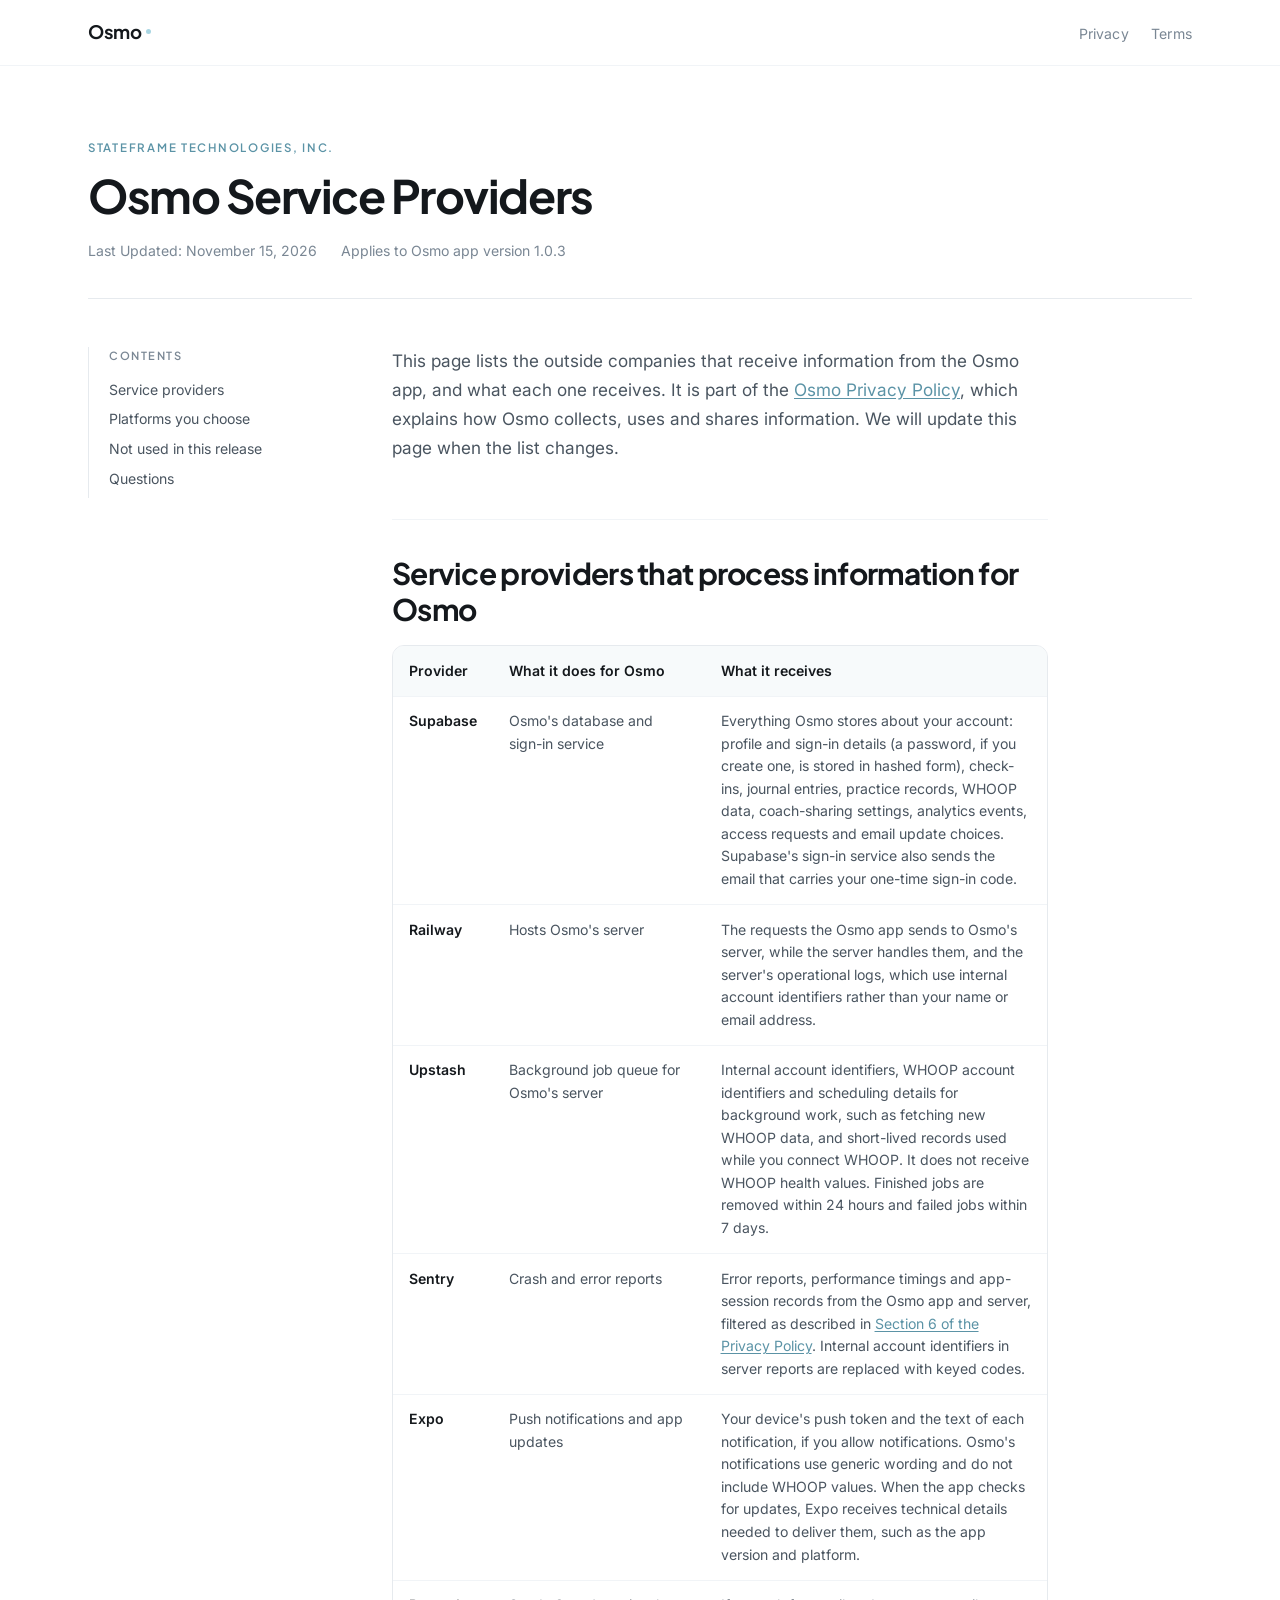
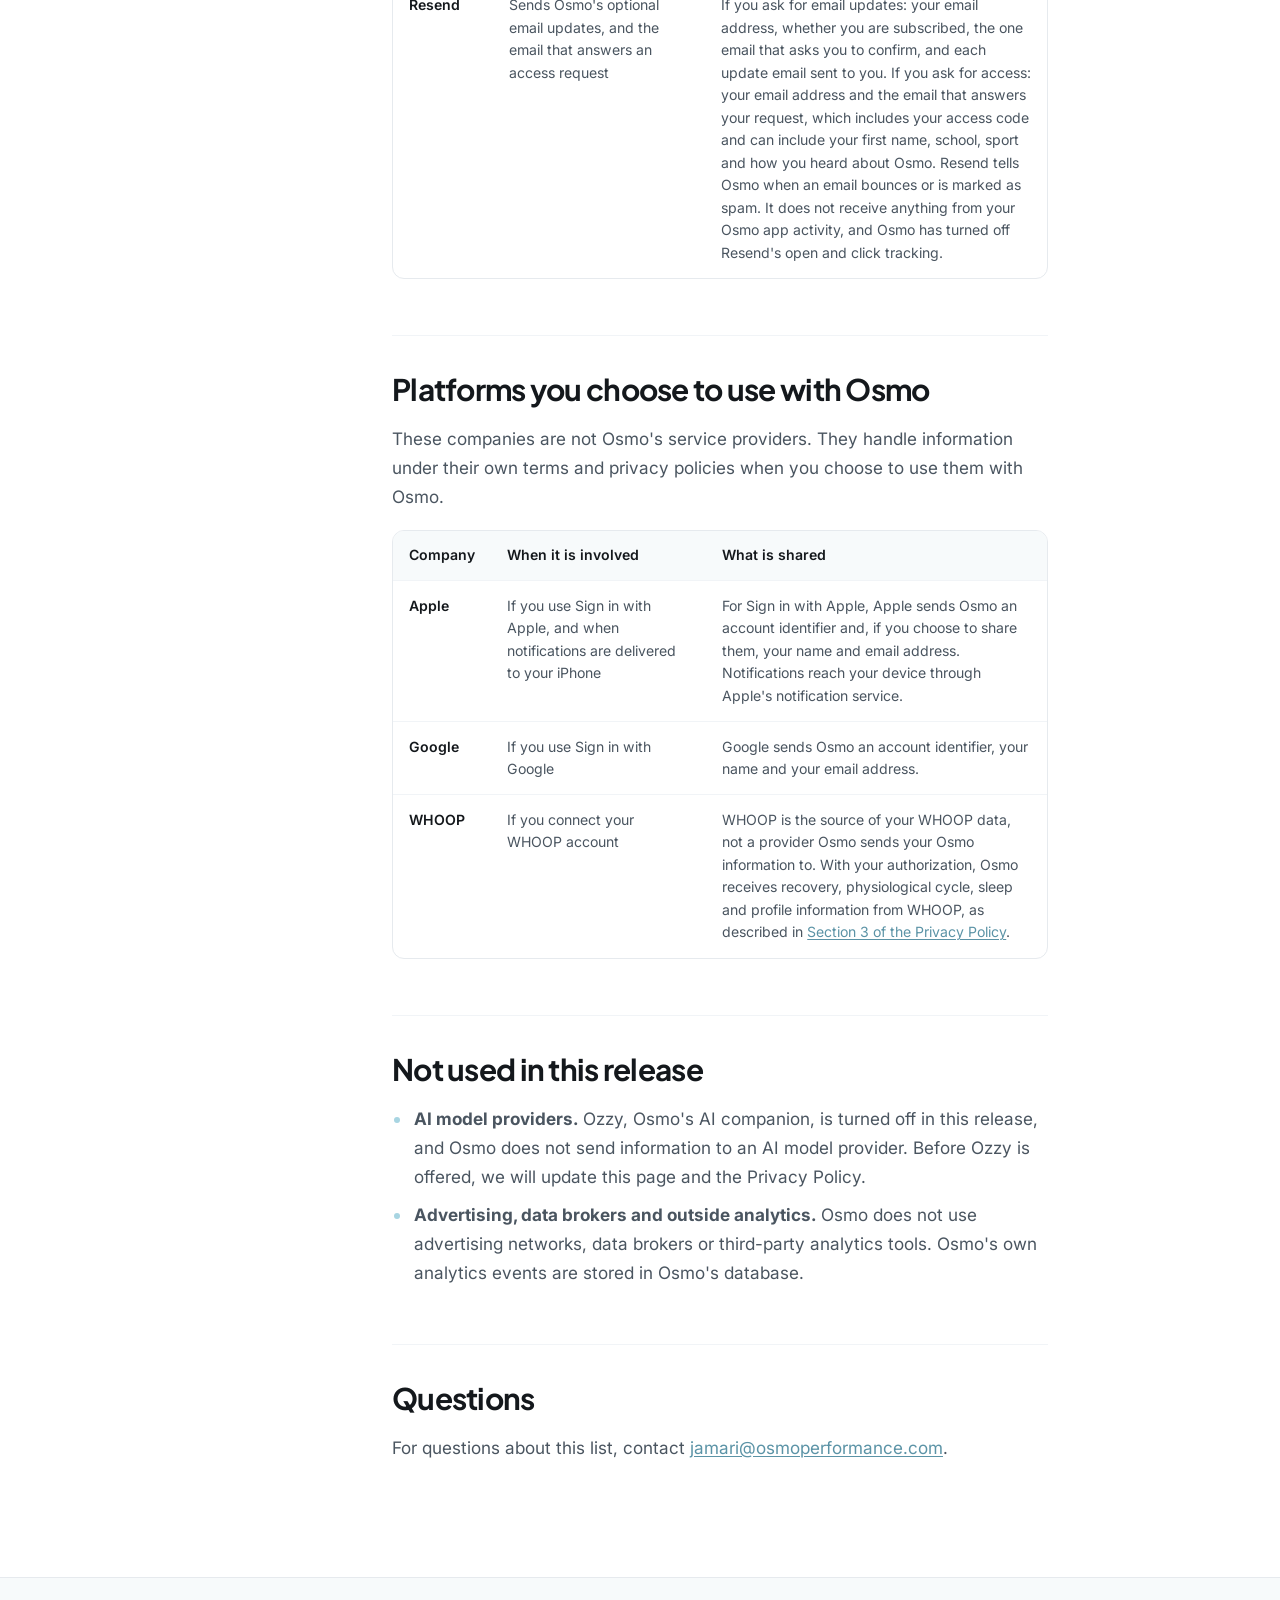
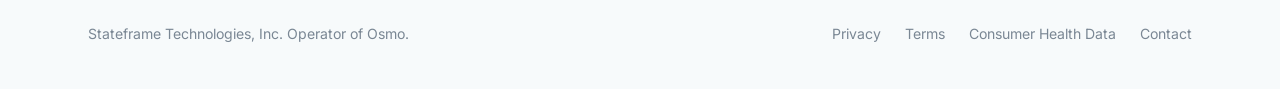
<file: subprocessors/index.html>
<!DOCTYPE html>
<html lang="en">
<head>
<meta charset="utf-8">
<meta name="viewport" content="width=device-width, initial-scale=1">
<title>Service Providers | Osmo</title>
<meta name="description" content="The outside companies that receive information from the Osmo app, and what each one receives.">
<meta name="robots" content="index, follow">
<link rel="canonical" href="https://legal.osmoperformance.com/subprocessors/">
<link rel="preconnect" href="https://fonts.googleapis.com">
<link rel="preconnect" href="https://fonts.gstatic.com" crossorigin>
<link href="https://fonts.googleapis.com/css2?family=Plus+Jakarta+Sans:wght@600;700&family=Inter:wght@400;600&display=swap" rel="stylesheet">
<link rel="stylesheet" href="/assets/legal.css">
</head>
<body>

<header class="masthead">
  <div class="masthead__inner">
    <a class="wordmark" href="/">Osmo</a>
    <nav class="masthead__nav">
      <a href="/privacy/">Privacy</a>
      <a href="/terms/">Terms</a>
    </nav>
  </div>
</header>

<main class="shell">

  <div class="doc-head">
    <p class="eyebrow">Stateframe Technologies, Inc.</p>
    <h1>Osmo Service Providers</h1>
    <p class="dateline">
      <span>Last Updated: November 15, 2026</span>
      <span>Applies to Osmo app version 1.0.3</span>
    </p>
  </div>

  <div class="layout">

    <nav class="toc" aria-label="Contents">
      <p class="toc__label">Contents</p>
      <ol>
        <li><a href="#processors">Service providers</a></li>
        <li><a href="#platforms">Platforms you choose</a></li>
        <li><a href="#not-used">Not used in this release</a></li>
        <li><a href="#questions">Questions</a></li>
      </ol>
    </nav>

    <article class="prose">

      <section id="intro">
        <p>This page lists the outside companies that receive information from the Osmo app, and what each one receives. It is part of the <a href="/privacy/">Osmo Privacy Policy</a>, which explains how Osmo collects, uses and shares information. We will update this page when the list changes.</p>
      </section>

      <section id="processors">
        <h2>Service providers that process information for Osmo</h2>
        <div class="table-wrap">
          <table class="data-table">
            <thead>
              <tr><th scope="col">Provider</th><th scope="col">What it does for Osmo</th><th scope="col">What it receives</th></tr>
            </thead>
            <tbody>
              <tr>
                <th scope="row">Supabase</th>
                <td>Osmo's database and sign-in service</td>
                <td>Everything Osmo stores about your account: profile and sign-in details (a password, if you create one, is stored in hashed form), check-ins, journal entries, practice records, WHOOP data, coach-sharing settings, analytics events, access requests and email update choices. Supabase's sign-in service also sends the email that carries your one-time sign-in code.</td>
              </tr>
              <tr>
                <th scope="row">Railway</th>
                <td>Hosts Osmo's server</td>
                <td>The requests the Osmo app sends to Osmo's server, while the server handles them, and the server's operational logs, which use internal account identifiers rather than your name or email address.</td>
              </tr>
              <tr>
                <th scope="row">Upstash</th>
                <td>Background job queue for Osmo's server</td>
                <td>Internal account identifiers, WHOOP account identifiers and scheduling details for background work, such as fetching new WHOOP data, and short-lived records used while you connect WHOOP. It does not receive WHOOP health values. Finished jobs are removed within 24 hours and failed jobs within 7 days.</td>
              </tr>
              <tr>
                <th scope="row">Sentry</th>
                <td>Crash and error reports</td>
                <td>Error reports, performance timings and app-session records from the Osmo app and server, filtered as described in <a href="/privacy/#s6">Section 6 of the Privacy Policy</a>. Internal account identifiers in server reports are replaced with keyed codes.</td>
              </tr>
              <tr>
                <th scope="row">Expo</th>
                <td>Push notifications and app updates</td>
                <td>Your device's push token and the text of each notification, if you allow notifications. Osmo's notifications use generic wording and do not include WHOOP values. When the app checks for updates, Expo receives technical details needed to deliver them, such as the app version and platform.</td>
              </tr>
              <tr>
                <th scope="row">Resend</th>
                <td>Sends Osmo's optional email updates, and the email that answers an access request</td>
                <td>If you ask for email updates: your email address, whether you are subscribed, the one email that asks you to confirm, and each update email sent to you. If you ask for access: your email address and the email that answers your request, which includes your access code and can include your first name, school, sport and how you heard about Osmo. Resend tells Osmo when an email bounces or is marked as spam. It does not receive anything from your Osmo app activity, and Osmo has turned off Resend's open and click tracking.</td>
              </tr>
            </tbody>
          </table>
        </div>
      </section>

      <section id="platforms">
        <h2>Platforms you choose to use with Osmo</h2>
        <p>These companies are not Osmo's service providers. They handle information under their own terms and privacy policies when you choose to use them with Osmo.</p>
        <div class="table-wrap">
          <table class="data-table">
            <thead>
              <tr><th scope="col">Company</th><th scope="col">When it is involved</th><th scope="col">What is shared</th></tr>
            </thead>
            <tbody>
              <tr>
                <th scope="row">Apple</th>
                <td>If you use Sign in with Apple, and when notifications are delivered to your iPhone</td>
                <td>For Sign in with Apple, Apple sends Osmo an account identifier and, if you choose to share them, your name and email address. Notifications reach your device through Apple's notification service.</td>
              </tr>
              <tr>
                <th scope="row">Google</th>
                <td>If you use Sign in with Google</td>
                <td>Google sends Osmo an account identifier, your name and your email address.</td>
              </tr>
              <tr>
                <th scope="row">WHOOP</th>
                <td>If you connect your WHOOP account</td>
                <td>WHOOP is the source of your WHOOP data, not a provider Osmo sends your Osmo information to. With your authorization, Osmo receives recovery, physiological cycle, sleep and profile information from WHOOP, as described in <a href="/privacy/#s3">Section 3 of the Privacy Policy</a>.</td>
              </tr>
            </tbody>
          </table>
        </div>
      </section>

      <section id="not-used">
        <h2>Not used in this release</h2>
        <ul>
          <li><strong>AI model providers.</strong> Ozzy, Osmo's AI companion, is turned off in this release, and Osmo does not send information to an AI model provider. Before Ozzy is offered, we will update this page and the Privacy Policy.</li>
          <li><strong>Advertising, data brokers and outside analytics.</strong> Osmo does not use advertising networks, data brokers or third-party analytics tools. Osmo's own analytics events are stored in Osmo's database.</li>
        </ul>
      </section>

      <section id="questions">
        <h2>Questions</h2>
        <p>For questions about this list, contact <a href="mailto:jamari@osmoperformance.com">jamari@osmoperformance.com</a>.</p>
      </section>

    </article>
  </div>
</main>

<footer class="foot">
  <div class="foot__inner">
    <p>Stateframe Technologies, Inc. Operator of Osmo.</p>
    <div class="foot__links">
      <a href="/privacy/">Privacy</a>
      <a href="/terms/">Terms</a>
      <a href="/health-data/">Consumer Health Data</a>
      <a href="mailto:jamari@osmoperformance.com">Contact</a>
    </div>
  </div>
</footer>

</body>
</html>
</file>
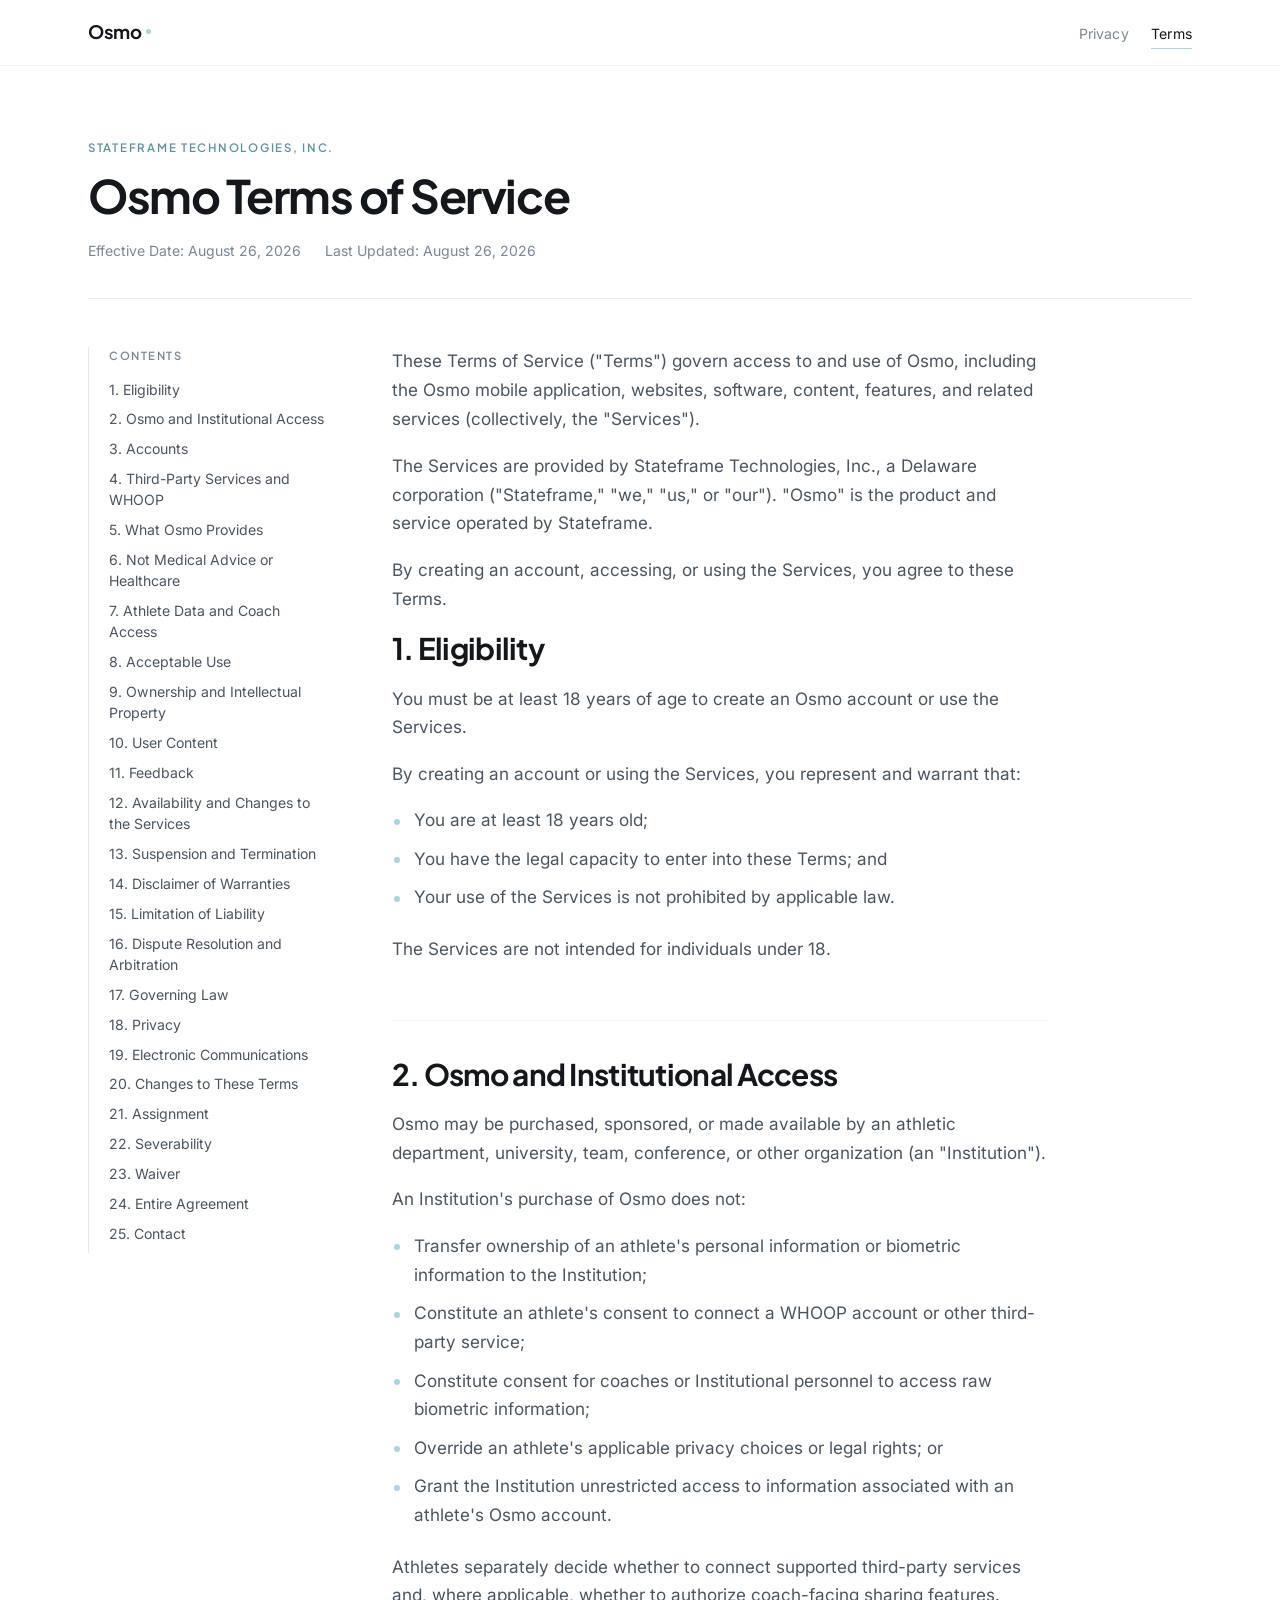
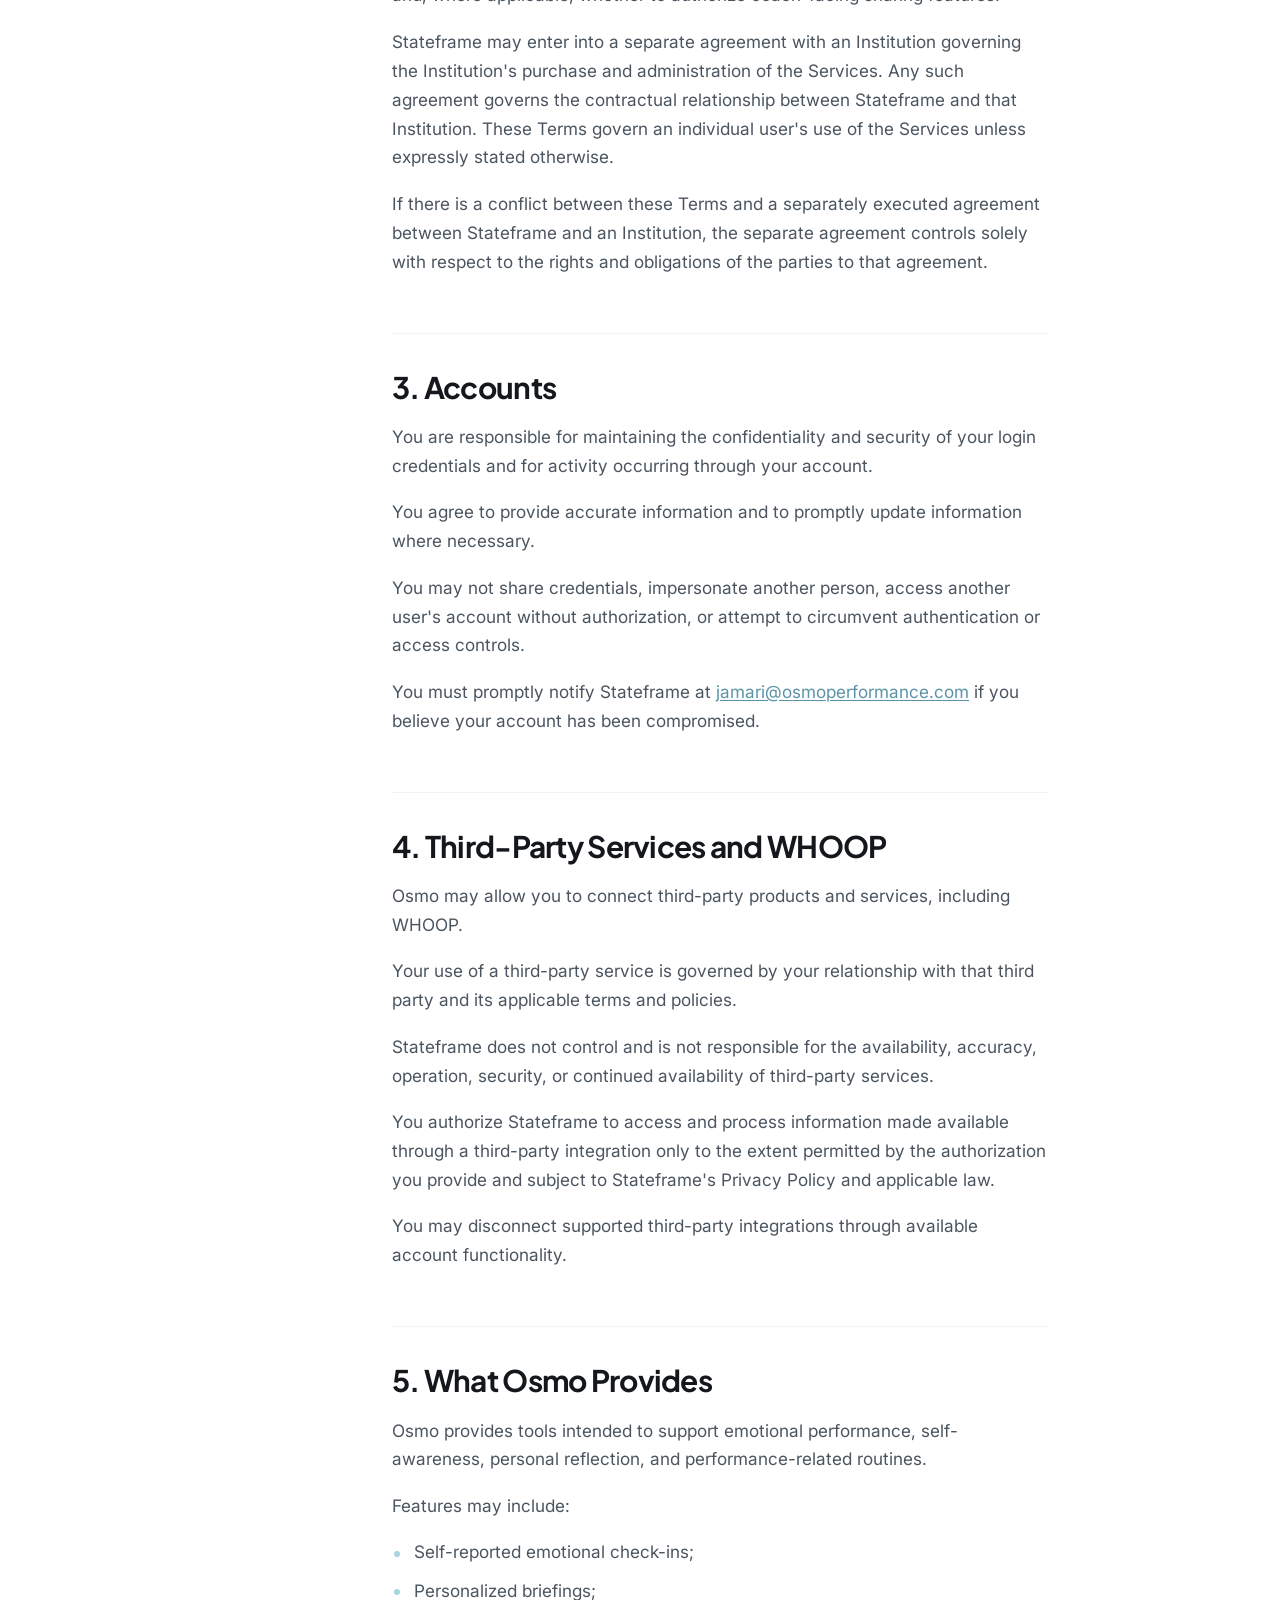
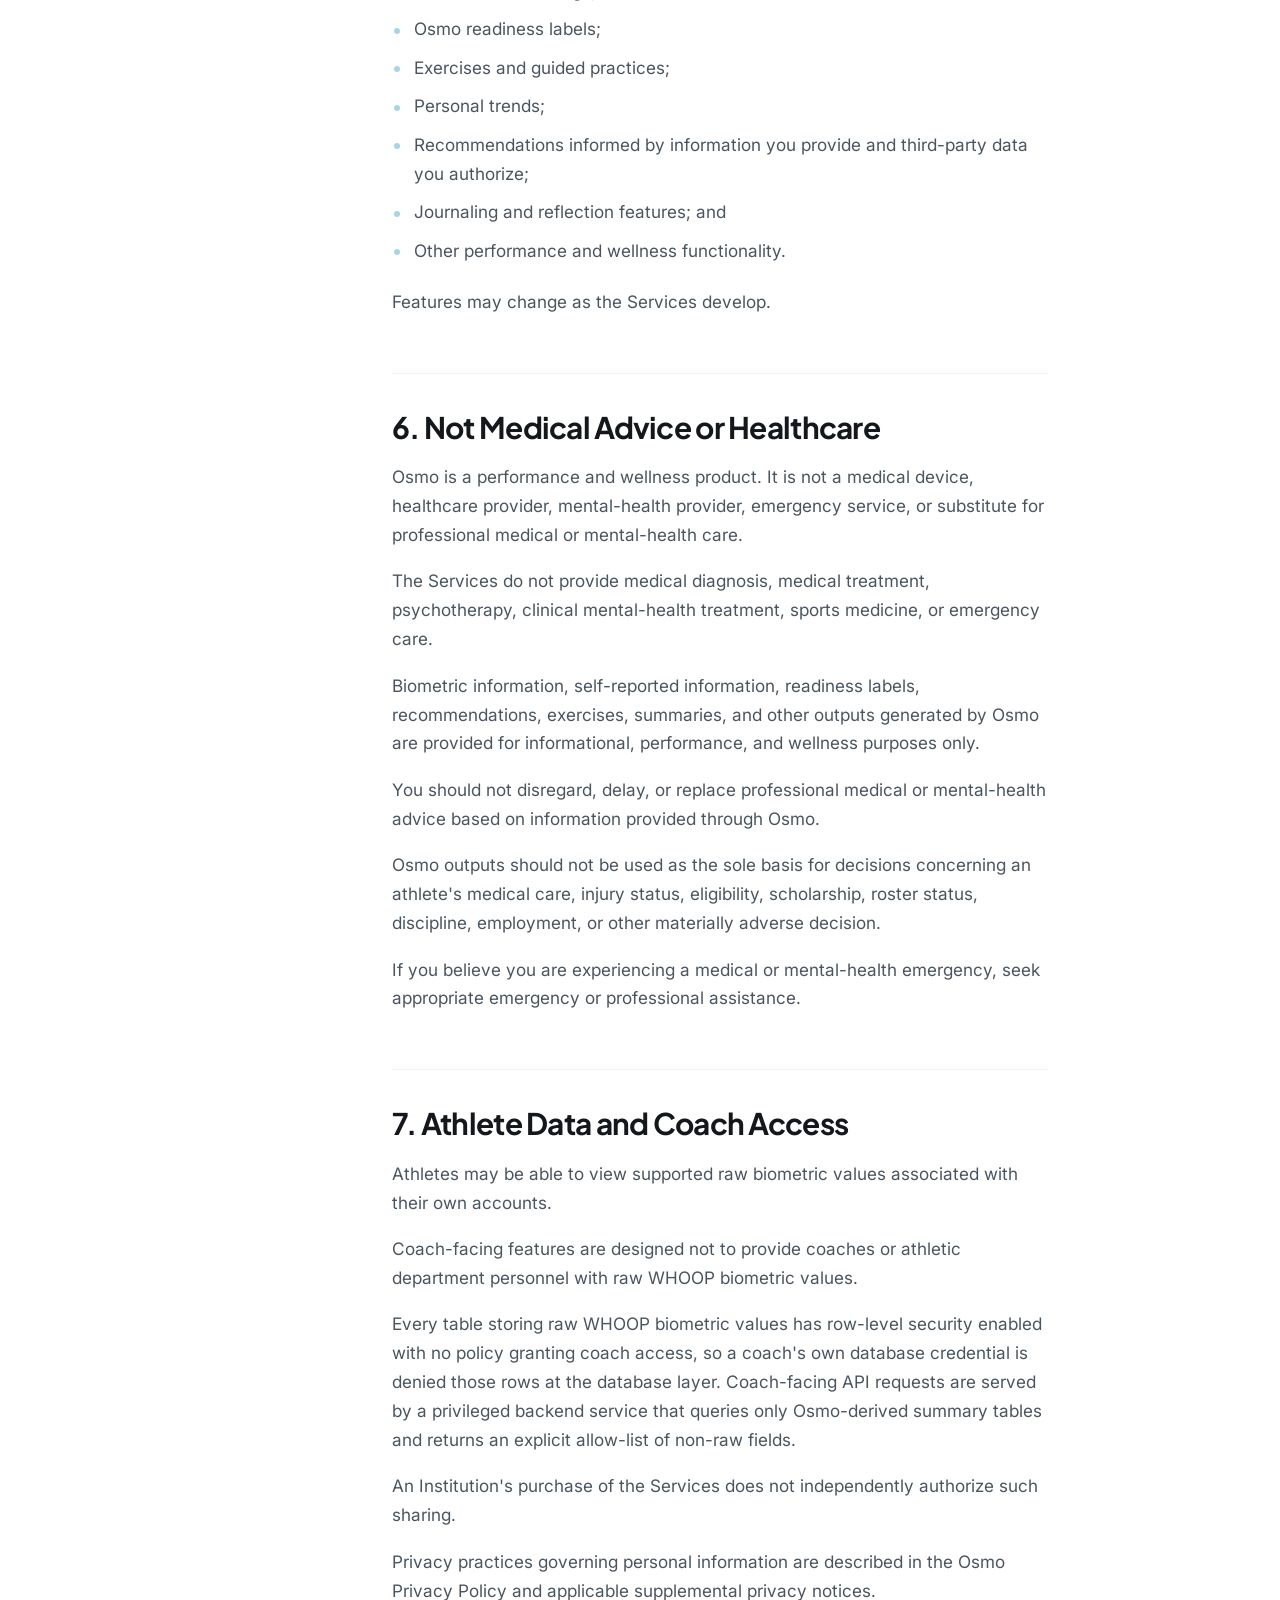
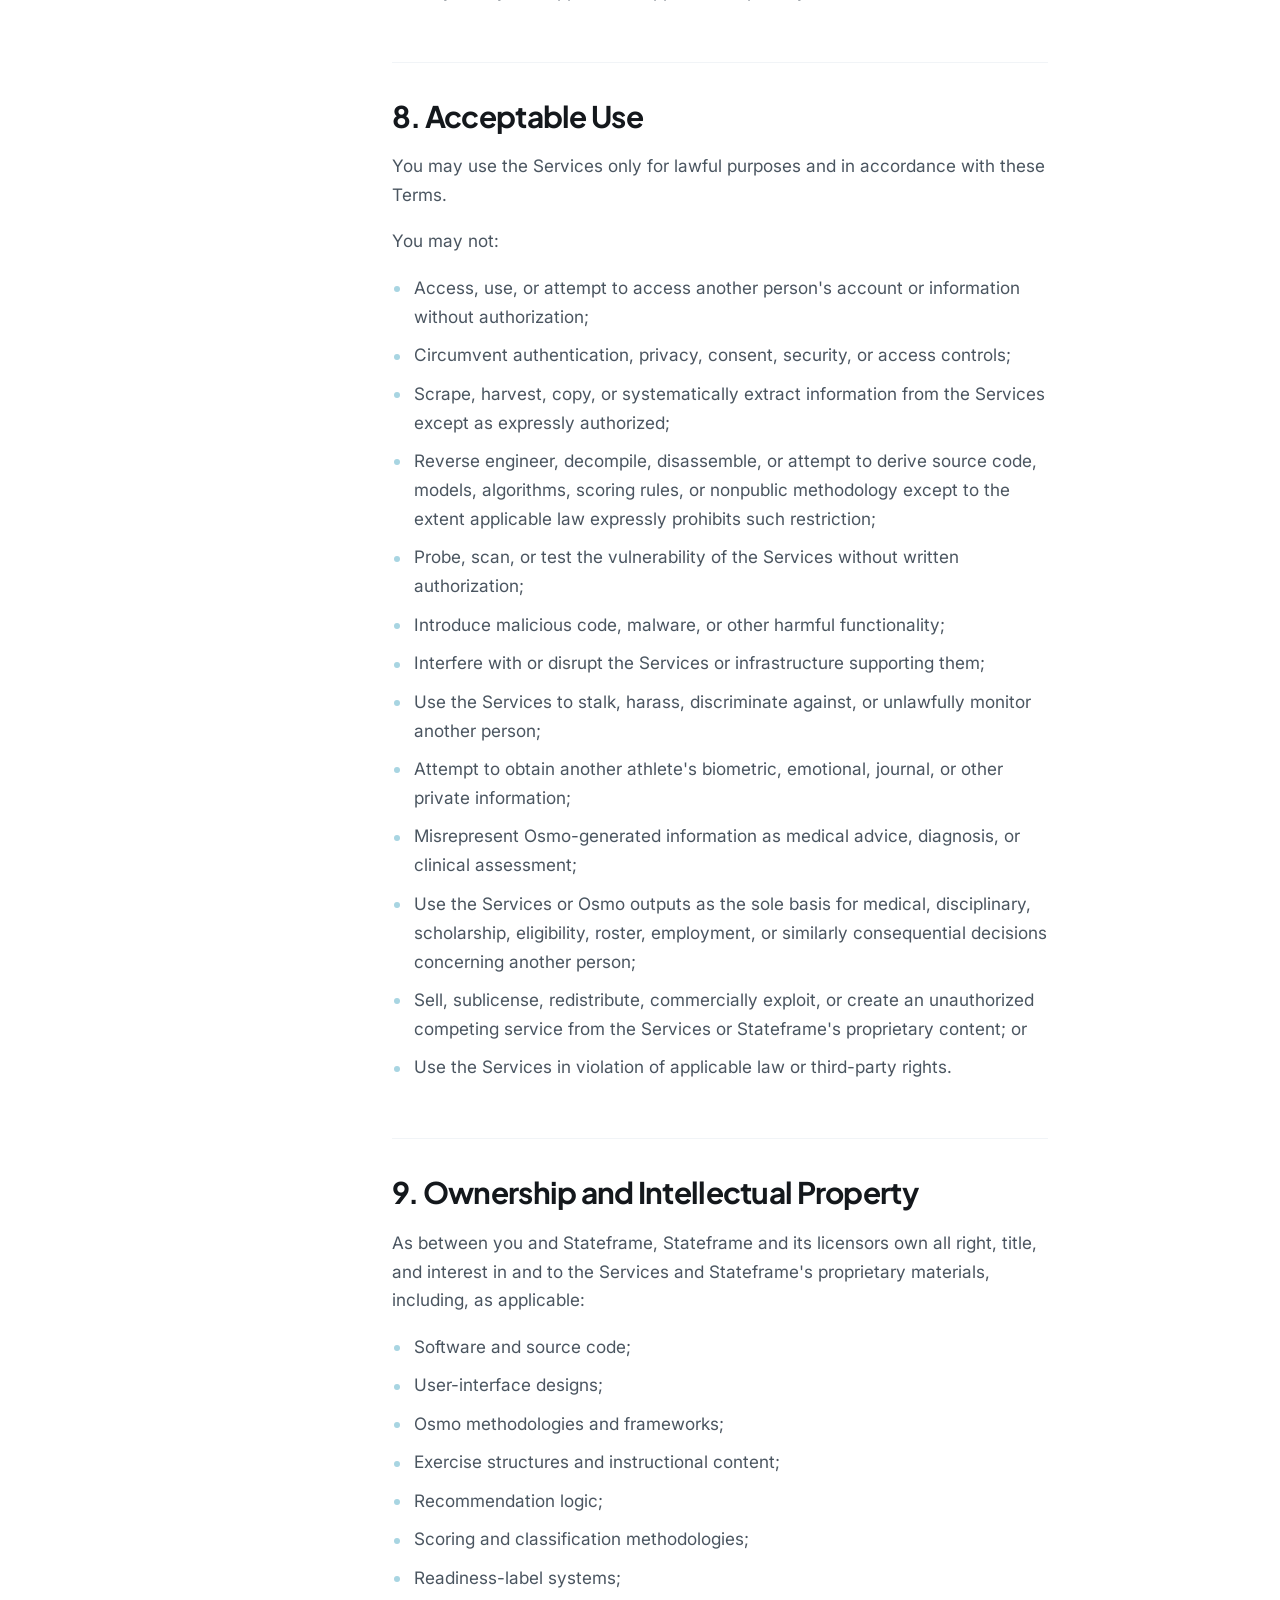
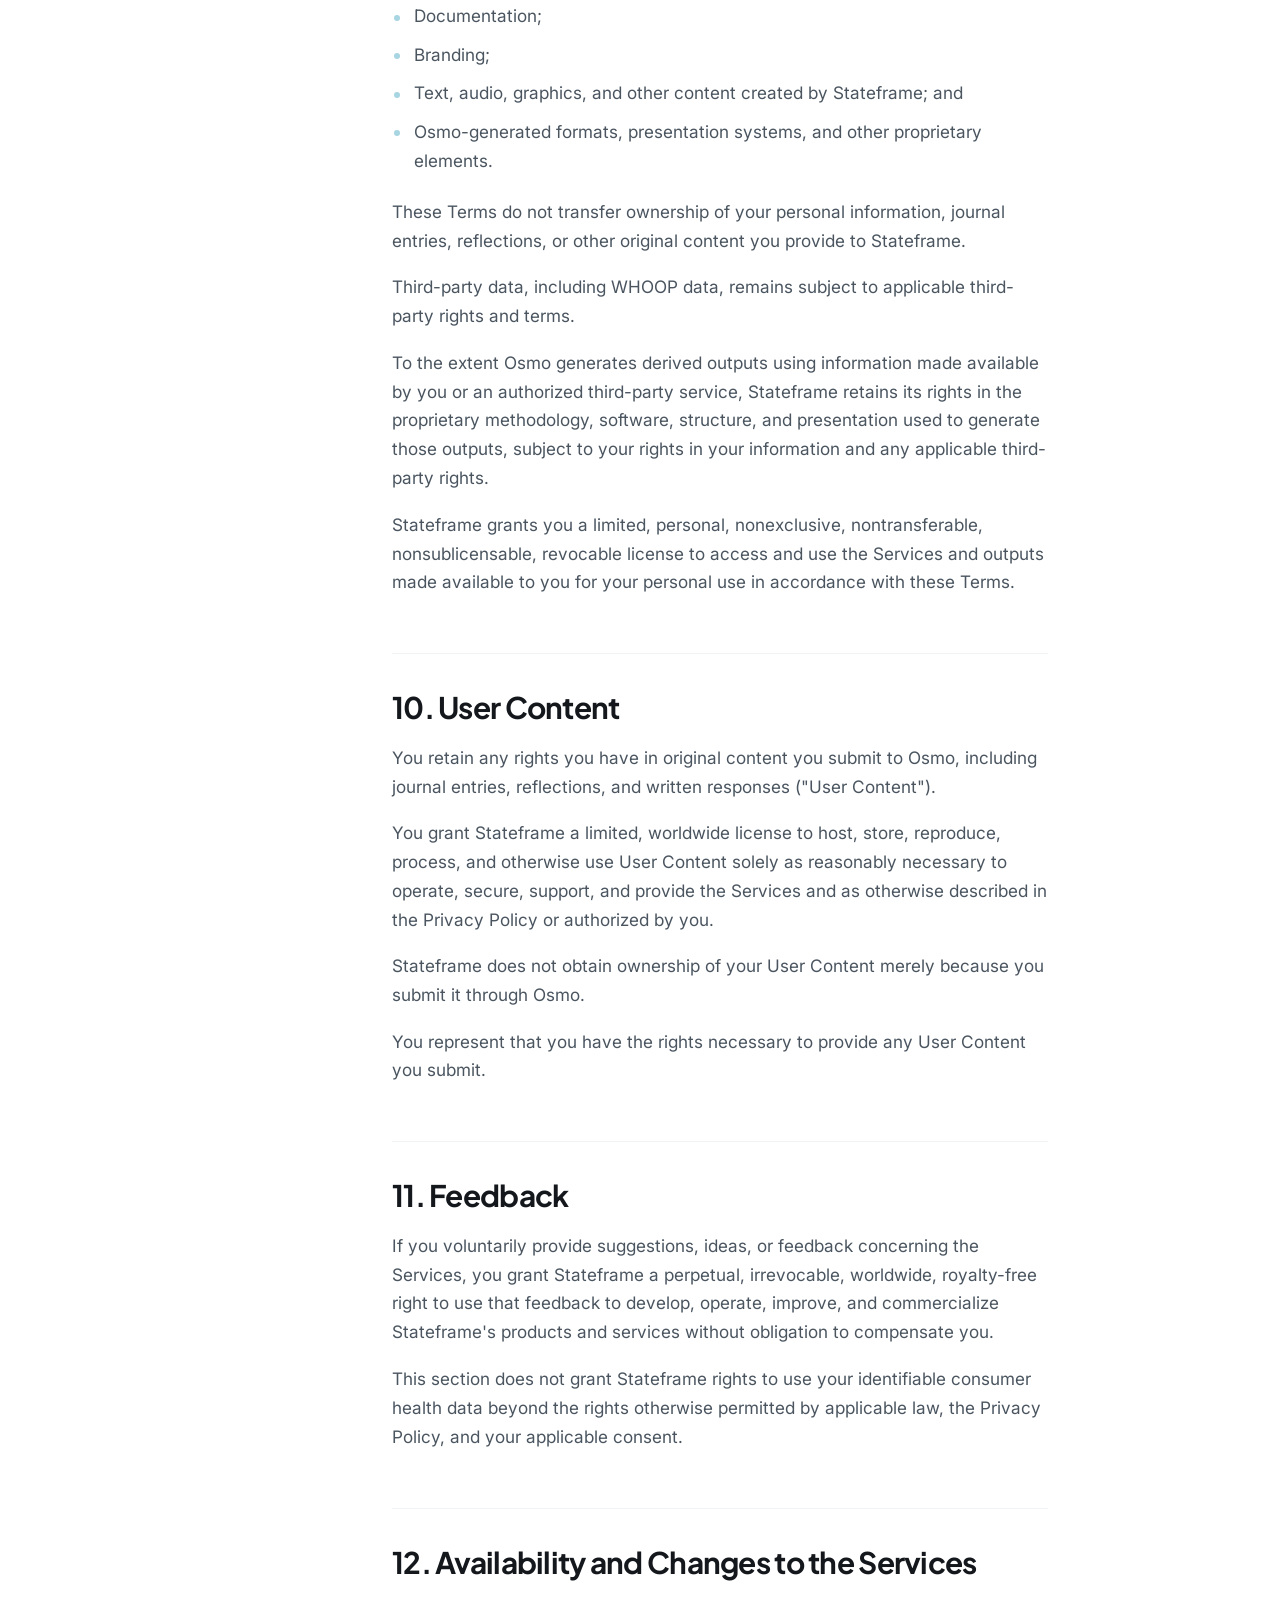
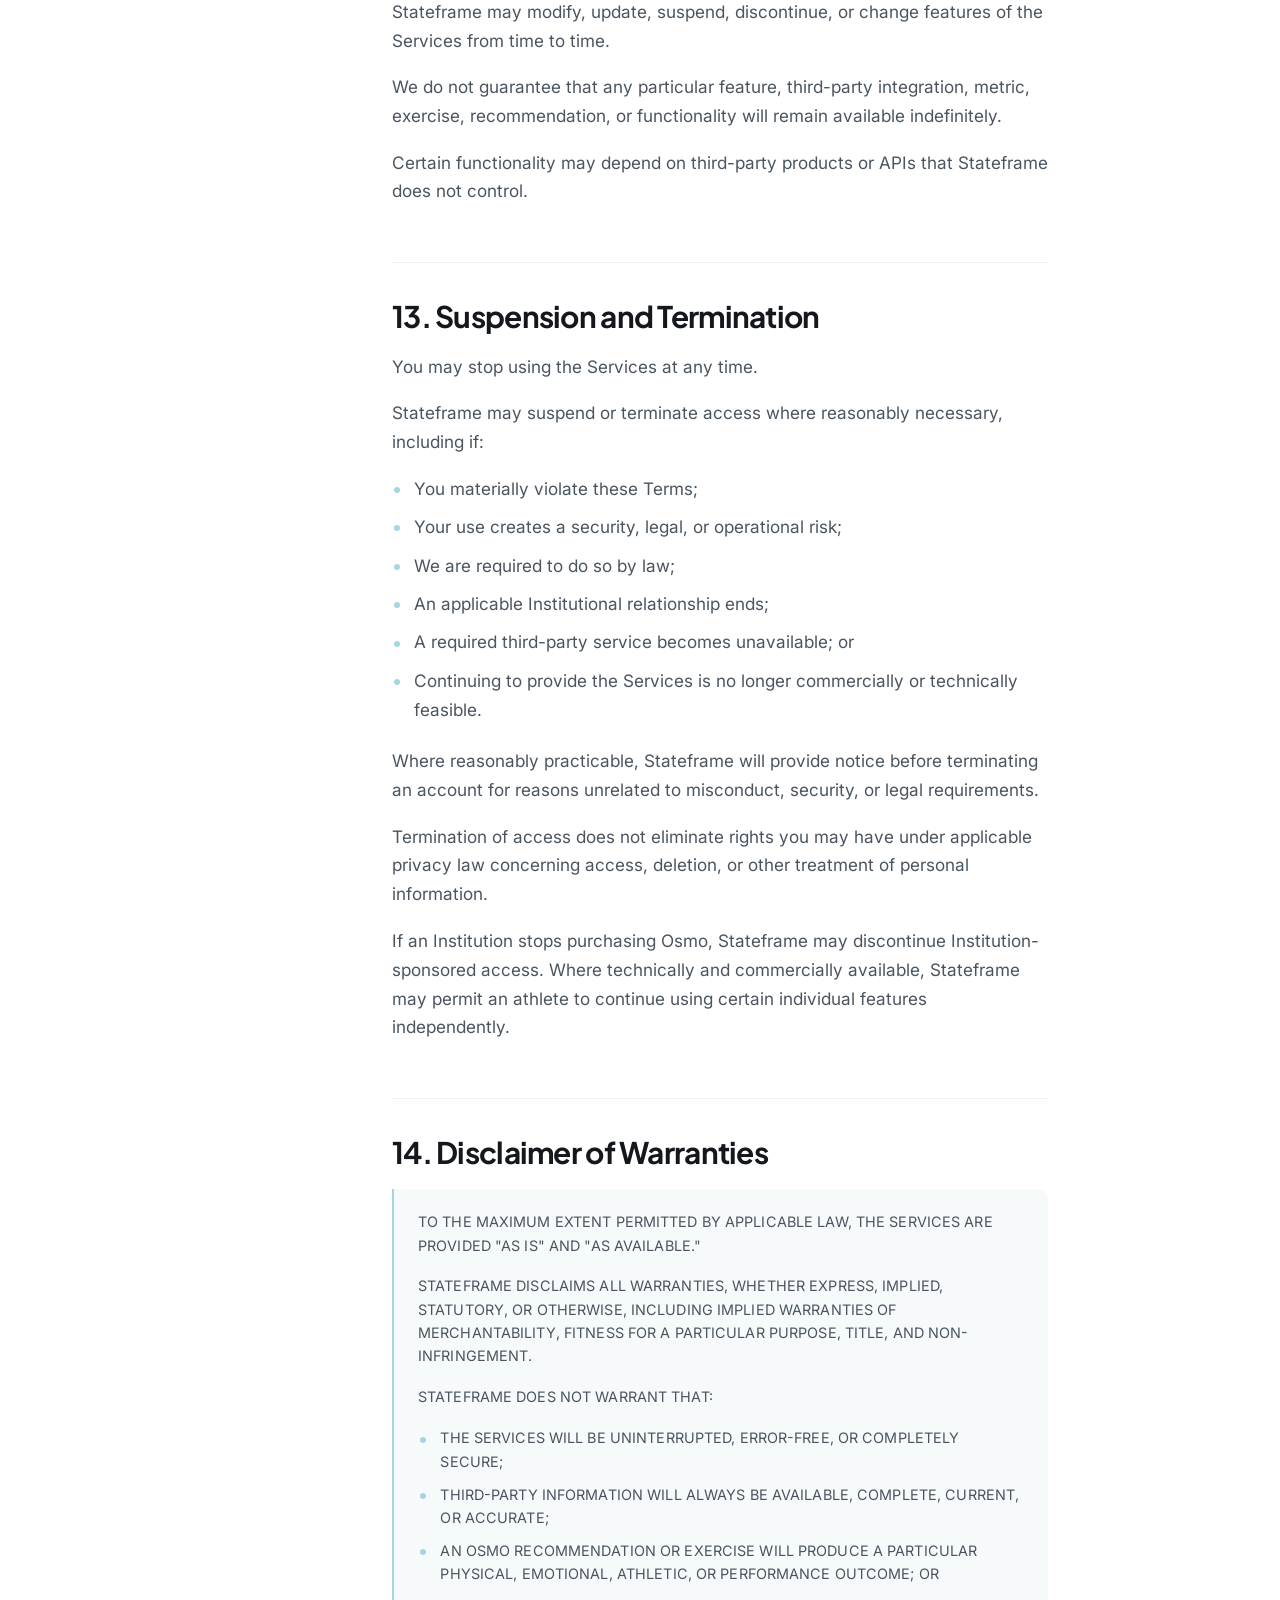
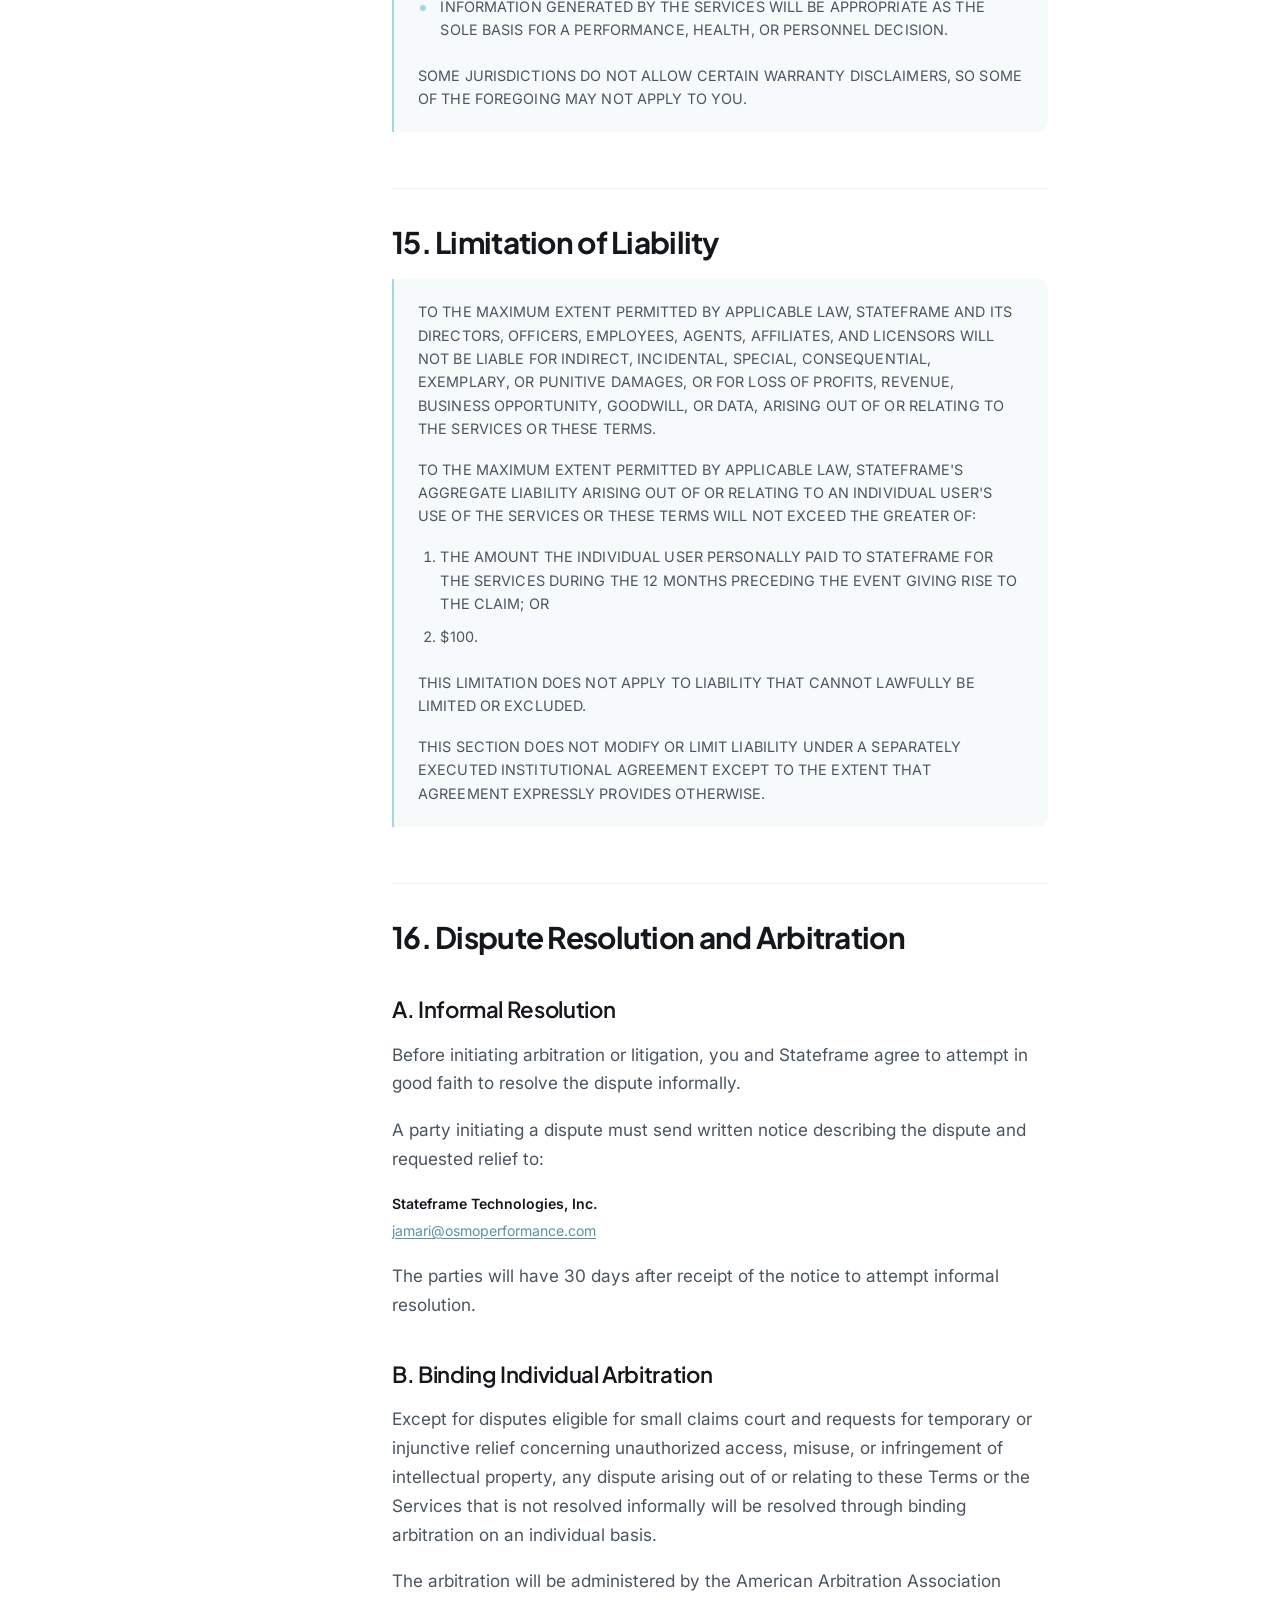
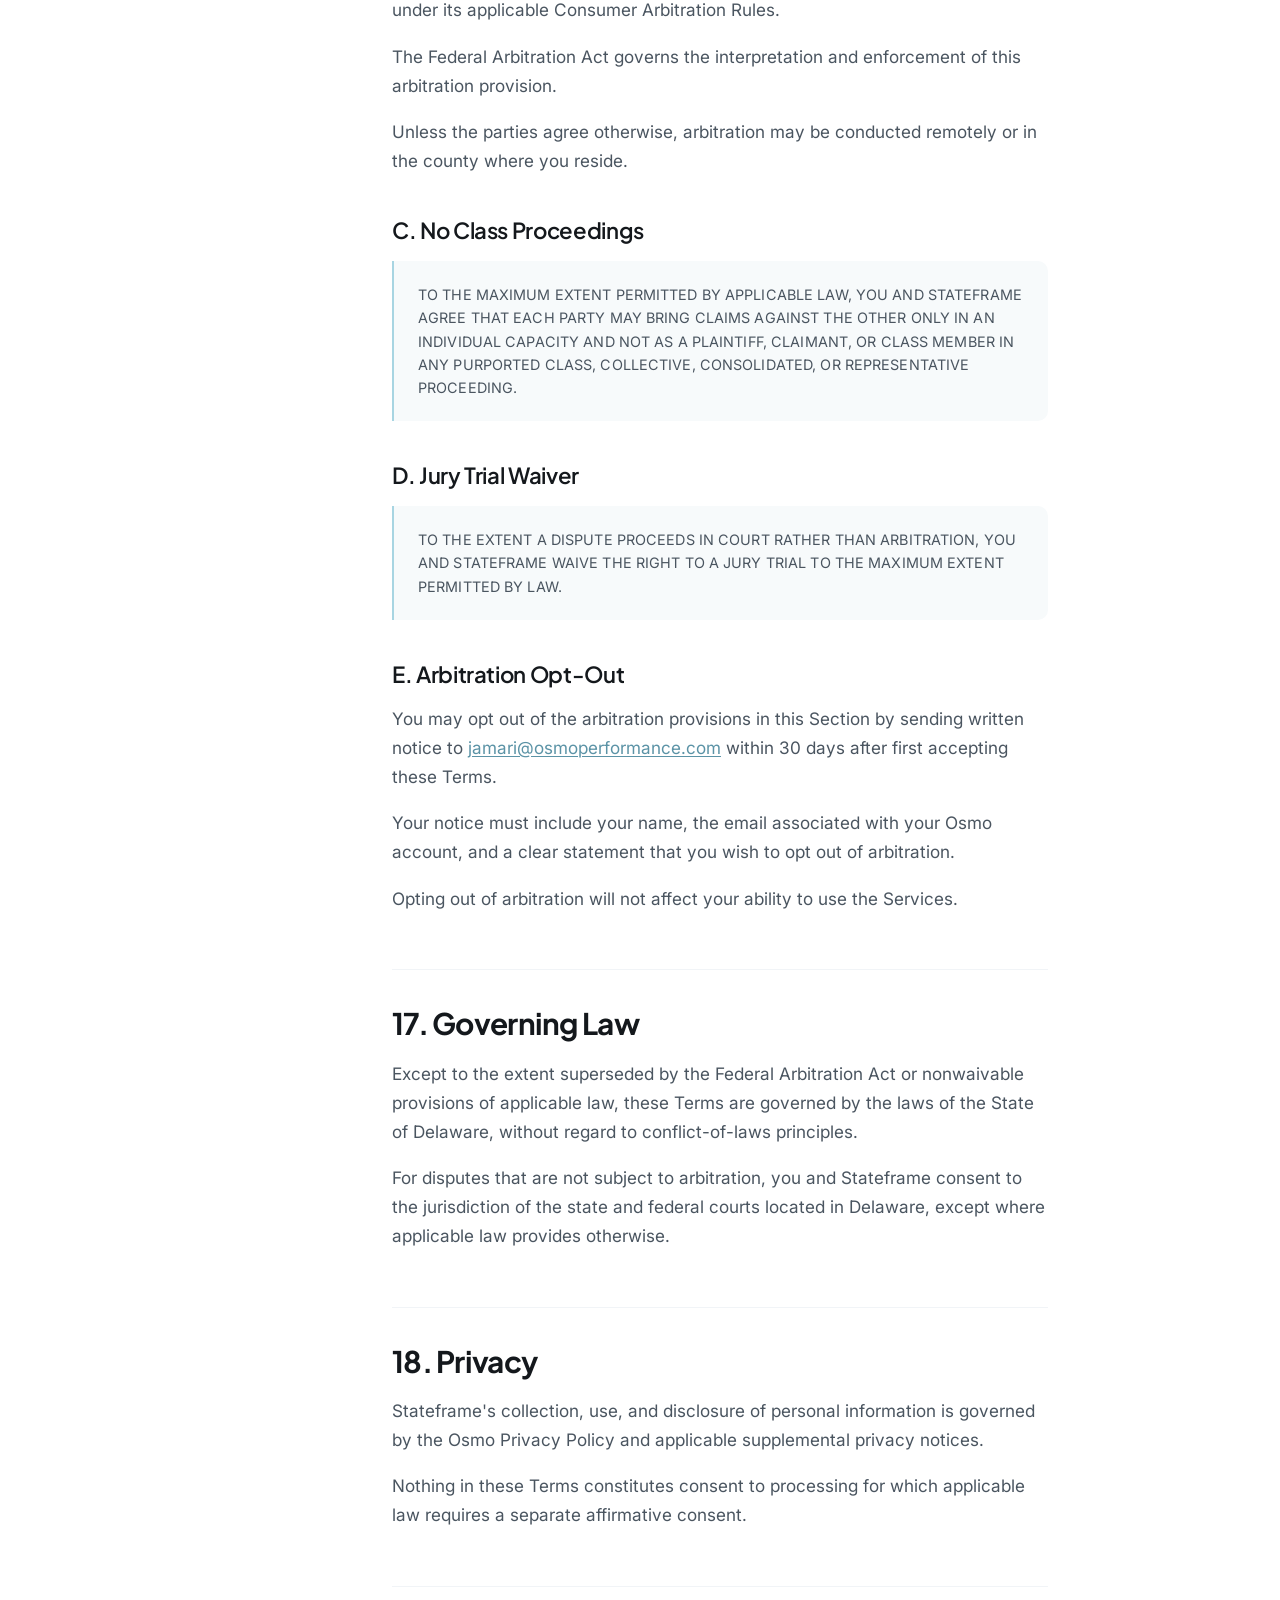
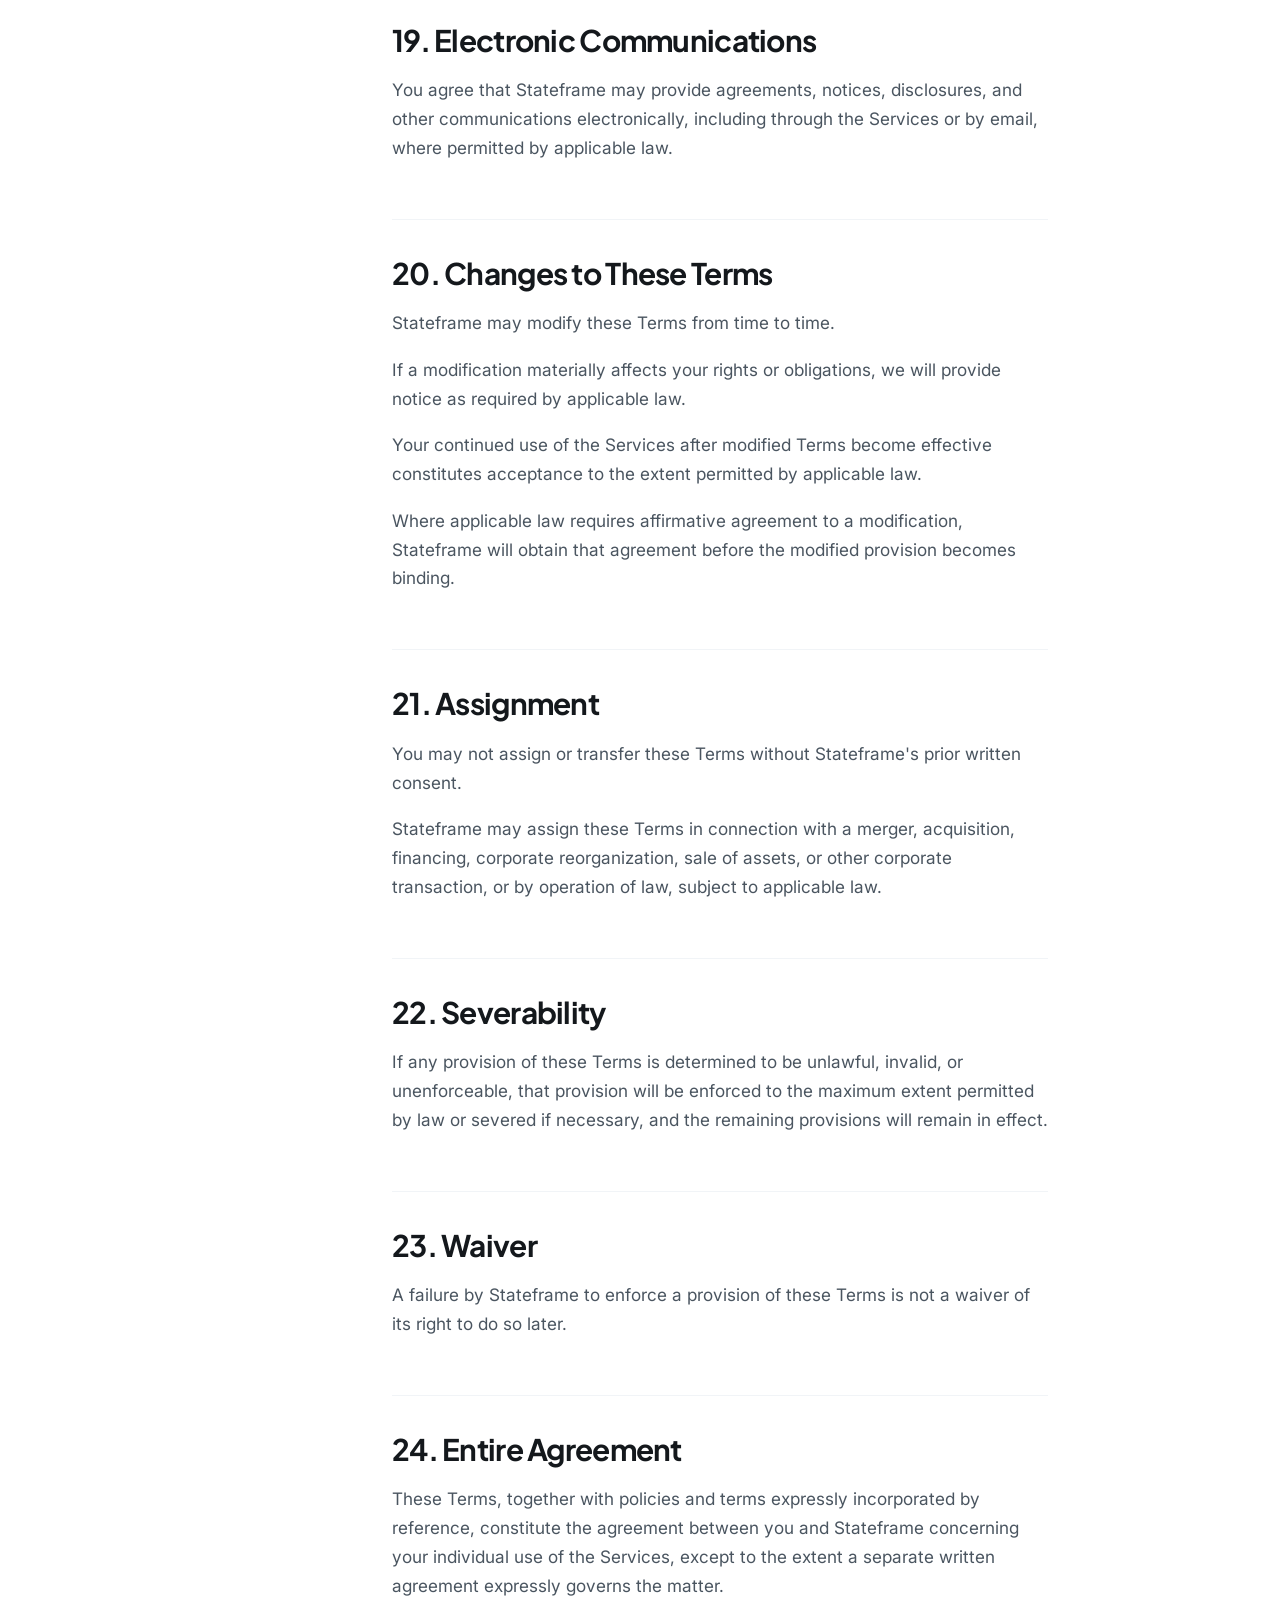
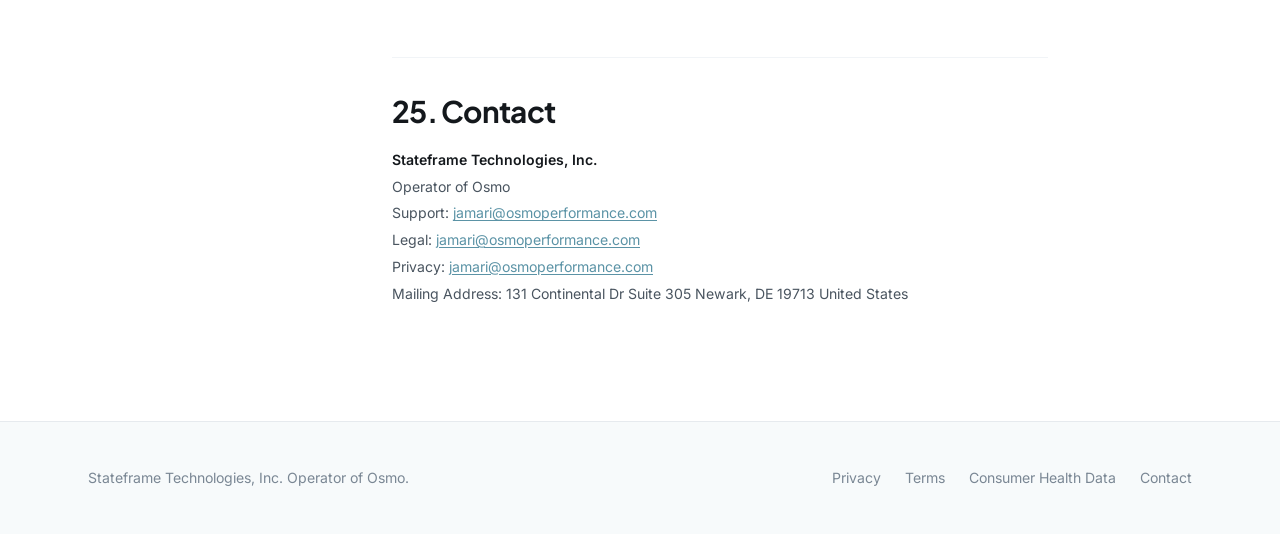
<file: terms/index.html>
<!DOCTYPE html>
<html lang="en">
<head>
<meta charset="utf-8">
<meta name="viewport" content="width=device-width, initial-scale=1">
<title>Terms of Service | Osmo</title>
<meta name="description" content="The agreement governing use of Osmo, including eligibility, institutional access, acceptable use, and dispute resolution.">
<meta name="robots" content="index, follow">
<link rel="canonical" href="https://legal.osmoperformance.com/terms/">
<link rel="preconnect" href="https://fonts.googleapis.com">
<link rel="preconnect" href="https://fonts.gstatic.com" crossorigin>
<link href="https://fonts.googleapis.com/css2?family=Plus+Jakarta+Sans:wght@600;700&family=Inter:wght@400;600&display=swap" rel="stylesheet">
<link rel="stylesheet" href="/assets/legal.css">
</head>
<body>

<header class="masthead">
  <div class="masthead__inner">
    <a class="wordmark" href="/">Osmo</a>
    <nav class="masthead__nav">
      <a href="/privacy/">Privacy</a>
      <a href="/terms/" aria-current="page">Terms</a>
    </nav>
  </div>
</header>

<main class="shell">

  <div class="doc-head">
    <p class="eyebrow">Stateframe Technologies, Inc.</p>
    <h1>Osmo Terms of Service</h1>
    <p class="dateline">
      <span>Effective Date: August 26, 2026</span>
      <span>Last Updated: August 26, 2026</span>
    </p>
  </div>

  <div class="layout">

    <nav class="toc" aria-label="Contents">
      <p class="toc__label">Contents</p>
      <ol>
        <li><a href="#s1">1. Eligibility</a></li>
        <li><a href="#s2">2. Osmo and Institutional Access</a></li>
        <li><a href="#s3">3. Accounts</a></li>
        <li><a href="#s4">4. Third-Party Services and WHOOP</a></li>
        <li><a href="#s5">5. What Osmo Provides</a></li>
        <li><a href="#s6">6. Not Medical Advice or Healthcare</a></li>
        <li><a href="#s7">7. Athlete Data and Coach Access</a></li>
        <li><a href="#s8">8. Acceptable Use</a></li>
        <li><a href="#s9">9. Ownership and Intellectual Property</a></li>
        <li><a href="#s10">10. User Content</a></li>
        <li><a href="#s11">11. Feedback</a></li>
        <li><a href="#s12">12. Availability and Changes to the Services</a></li>
        <li><a href="#s13">13. Suspension and Termination</a></li>
        <li><a href="#s14">14. Disclaimer of Warranties</a></li>
        <li><a href="#s15">15. Limitation of Liability</a></li>
        <li><a href="#s16">16. Dispute Resolution and Arbitration</a></li>
        <li><a href="#s17">17. Governing Law</a></li>
        <li><a href="#s18">18. Privacy</a></li>
        <li><a href="#s19">19. Electronic Communications</a></li>
        <li><a href="#s20">20. Changes to These Terms</a></li>
        <li><a href="#s21">21. Assignment</a></li>
        <li><a href="#s22">22. Severability</a></li>
        <li><a href="#s23">23. Waiver</a></li>
        <li><a href="#s24">24. Entire Agreement</a></li>
        <li><a href="#s25">25. Contact</a></li>
      </ol>
    </nav>

    <article class="prose">

      <p>These Terms of Service ("Terms") govern access to and use of Osmo, including the Osmo mobile application, websites, software, content, features, and related services (collectively, the "Services").</p>

      <p>The Services are provided by Stateframe Technologies, Inc., a Delaware corporation ("Stateframe," "we," "us," or "our"). "Osmo" is the product and service operated by Stateframe.</p>

      <p>By creating an account, accessing, or using the Services, you agree to these Terms.</p>

      <section id="s1">
        <h2>1. Eligibility</h2>
        <p>You must be at least 18 years of age to create an Osmo account or use the Services.</p>
        <p>By creating an account or using the Services, you represent and warrant that:</p>
        <ul>
          <li>You are at least 18 years old;</li>
          <li>You have the legal capacity to enter into these Terms; and</li>
          <li>Your use of the Services is not prohibited by applicable law.</li>
        </ul>
        <p>The Services are not intended for individuals under 18.</p>
      </section>

      <section id="s2">
        <h2>2. Osmo and Institutional Access</h2>
        <p>Osmo may be purchased, sponsored, or made available by an athletic department, university, team, conference, or other organization (an "Institution").</p>
        <p>An Institution's purchase of Osmo does not:</p>
        <ul>
          <li>Transfer ownership of an athlete's personal information or biometric information to the Institution;</li>
          <li>Constitute an athlete's consent to connect a WHOOP account or other third-party service;</li>
          <li>Constitute consent for coaches or Institutional personnel to access raw biometric information;</li>
          <li>Override an athlete's applicable privacy choices or legal rights; or</li>
          <li>Grant the Institution unrestricted access to information associated with an athlete's Osmo account.</li>
        </ul>
        <p>Athletes separately decide whether to connect supported third-party services and, where applicable, whether to authorize coach-facing sharing features.</p>
        <p>Stateframe may enter into a separate agreement with an Institution governing the Institution's purchase and administration of the Services. Any such agreement governs the contractual relationship between Stateframe and that Institution. These Terms govern an individual user's use of the Services unless expressly stated otherwise.</p>
        <p>If there is a conflict between these Terms and a separately executed agreement between Stateframe and an Institution, the separate agreement controls solely with respect to the rights and obligations of the parties to that agreement.</p>
      </section>

      <section id="s3">
        <h2>3. Accounts</h2>
        <p>You are responsible for maintaining the confidentiality and security of your login credentials and for activity occurring through your account.</p>
        <p>You agree to provide accurate information and to promptly update information where necessary.</p>
        <p>You may not share credentials, impersonate another person, access another user's account without authorization, or attempt to circumvent authentication or access controls.</p>
        <p>You must promptly notify Stateframe at <a href="mailto:jamari@osmoperformance.com">jamari@osmoperformance.com</a> if you believe your account has been compromised.</p>
      </section>

      <section id="s4">
        <h2>4. Third-Party Services and WHOOP</h2>
        <p>Osmo may allow you to connect third-party products and services, including WHOOP.</p>
        <p>Your use of a third-party service is governed by your relationship with that third party and its applicable terms and policies.</p>
        <p>Stateframe does not control and is not responsible for the availability, accuracy, operation, security, or continued availability of third-party services.</p>
        <p>You authorize Stateframe to access and process information made available through a third-party integration only to the extent permitted by the authorization you provide and subject to Stateframe's Privacy Policy and applicable law.</p>
        <p>You may disconnect supported third-party integrations through available account functionality.</p>
      </section>

      <section id="s5">
        <h2>5. What Osmo Provides</h2>
        <p>Osmo provides tools intended to support emotional performance, self-awareness, personal reflection, and performance-related routines.</p>
        <p>Features may include:</p>
        <ul>
          <li>Self-reported emotional check-ins;</li>
          <li>Personalized briefings;</li>
          <li>Osmo readiness labels;</li>
          <li>Exercises and guided practices;</li>
          <li>Personal trends;</li>
          <li>Recommendations informed by information you provide and third-party data you authorize;</li>
          <li>Journaling and reflection features; and</li>
          <li>Other performance and wellness functionality.</li>
        </ul>
        <p>Features may change as the Services develop.</p>
      </section>

      <section id="s6">
        <h2>6. Not Medical Advice or Healthcare</h2>
        <p>Osmo is a performance and wellness product. It is not a medical device, healthcare provider, mental-health provider, emergency service, or substitute for professional medical or mental-health care.</p>
        <p>The Services do not provide medical diagnosis, medical treatment, psychotherapy, clinical mental-health treatment, sports medicine, or emergency care.</p>
        <p>Biometric information, self-reported information, readiness labels, recommendations, exercises, summaries, and other outputs generated by Osmo are provided for informational, performance, and wellness purposes only.</p>
        <p>You should not disregard, delay, or replace professional medical or mental-health advice based on information provided through Osmo.</p>
        <p>Osmo outputs should not be used as the sole basis for decisions concerning an athlete's medical care, injury status, eligibility, scholarship, roster status, discipline, employment, or other materially adverse decision.</p>
        <p>If you believe you are experiencing a medical or mental-health emergency, seek appropriate emergency or professional assistance.</p>
      </section>

      <section id="s7">
        <h2>7. Athlete Data and Coach Access</h2>
        <p>Athletes may be able to view supported raw biometric values associated with their own accounts.</p>
        <p>Coach-facing features are designed not to provide coaches or athletic department personnel with raw WHOOP biometric values.</p>
        <p>Every table storing raw WHOOP biometric values has row-level security enabled with no policy granting coach access, so a coach's own database credential is denied those rows at the database layer. Coach-facing API requests are served by a privileged backend service that queries only Osmo-derived summary tables and returns an explicit allow-list of non-raw fields.</p>
        <p>An Institution's purchase of the Services does not independently authorize such sharing.</p>
        <p>Privacy practices governing personal information are described in the Osmo Privacy Policy and applicable supplemental privacy notices.</p>
      </section>

      <section id="s8">
        <h2>8. Acceptable Use</h2>
        <p>You may use the Services only for lawful purposes and in accordance with these Terms.</p>
        <p>You may not:</p>
        <ul>
          <li>Access, use, or attempt to access another person's account or information without authorization;</li>
          <li>Circumvent authentication, privacy, consent, security, or access controls;</li>
          <li>Scrape, harvest, copy, or systematically extract information from the Services except as expressly authorized;</li>
          <li>Reverse engineer, decompile, disassemble, or attempt to derive source code, models, algorithms, scoring rules, or nonpublic methodology except to the extent applicable law expressly prohibits such restriction;</li>
          <li>Probe, scan, or test the vulnerability of the Services without written authorization;</li>
          <li>Introduce malicious code, malware, or other harmful functionality;</li>
          <li>Interfere with or disrupt the Services or infrastructure supporting them;</li>
          <li>Use the Services to stalk, harass, discriminate against, or unlawfully monitor another person;</li>
          <li>Attempt to obtain another athlete's biometric, emotional, journal, or other private information;</li>
          <li>Misrepresent Osmo-generated information as medical advice, diagnosis, or clinical assessment;</li>
          <li>Use the Services or Osmo outputs as the sole basis for medical, disciplinary, scholarship, eligibility, roster, employment, or similarly consequential decisions concerning another person;</li>
          <li>Sell, sublicense, redistribute, commercially exploit, or create an unauthorized competing service from the Services or Stateframe's proprietary content; or</li>
          <li>Use the Services in violation of applicable law or third-party rights.</li>
        </ul>
      </section>

      <section id="s9">
        <h2>9. Ownership and Intellectual Property</h2>
        <p>As between you and Stateframe, Stateframe and its licensors own all right, title, and interest in and to the Services and Stateframe's proprietary materials, including, as applicable:</p>
        <ul>
          <li>Software and source code;</li>
          <li>User-interface designs;</li>
          <li>Osmo methodologies and frameworks;</li>
          <li>Exercise structures and instructional content;</li>
          <li>Recommendation logic;</li>
          <li>Scoring and classification methodologies;</li>
          <li>Readiness-label systems;</li>
          <li>Documentation;</li>
          <li>Branding;</li>
          <li>Text, audio, graphics, and other content created by Stateframe; and</li>
          <li>Osmo-generated formats, presentation systems, and other proprietary elements.</li>
        </ul>
        <p>These Terms do not transfer ownership of your personal information, journal entries, reflections, or other original content you provide to Stateframe.</p>
        <p>Third-party data, including WHOOP data, remains subject to applicable third-party rights and terms.</p>
        <p>To the extent Osmo generates derived outputs using information made available by you or an authorized third-party service, Stateframe retains its rights in the proprietary methodology, software, structure, and presentation used to generate those outputs, subject to your rights in your information and any applicable third-party rights.</p>
        <p>Stateframe grants you a limited, personal, nonexclusive, nontransferable, nonsublicensable, revocable license to access and use the Services and outputs made available to you for your personal use in accordance with these Terms.</p>
      </section>

      <section id="s10">
        <h2>10. User Content</h2>
        <p>You retain any rights you have in original content you submit to Osmo, including journal entries, reflections, and written responses ("User Content").</p>
        <p>You grant Stateframe a limited, worldwide license to host, store, reproduce, process, and otherwise use User Content solely as reasonably necessary to operate, secure, support, and provide the Services and as otherwise described in the Privacy Policy or authorized by you.</p>
        <p>Stateframe does not obtain ownership of your User Content merely because you submit it through Osmo.</p>
        <p>You represent that you have the rights necessary to provide any User Content you submit.</p>
      </section>

      <section id="s11">
        <h2>11. Feedback</h2>
        <p>If you voluntarily provide suggestions, ideas, or feedback concerning the Services, you grant Stateframe a perpetual, irrevocable, worldwide, royalty-free right to use that feedback to develop, operate, improve, and commercialize Stateframe's products and services without obligation to compensate you.</p>
        <p>This section does not grant Stateframe rights to use your identifiable consumer health data beyond the rights otherwise permitted by applicable law, the Privacy Policy, and your applicable consent.</p>
      </section>

      <section id="s12">
        <h2>12. Availability and Changes to the Services</h2>
        <p>Stateframe may modify, update, suspend, discontinue, or change features of the Services from time to time.</p>
        <p>We do not guarantee that any particular feature, third-party integration, metric, exercise, recommendation, or functionality will remain available indefinitely.</p>
        <p>Certain functionality may depend on third-party products or APIs that Stateframe does not control.</p>
      </section>

      <section id="s13">
        <h2>13. Suspension and Termination</h2>
        <p>You may stop using the Services at any time.</p>
        <p>Stateframe may suspend or terminate access where reasonably necessary, including if:</p>
        <ul>
          <li>You materially violate these Terms;</li>
          <li>Your use creates a security, legal, or operational risk;</li>
          <li>We are required to do so by law;</li>
          <li>An applicable Institutional relationship ends;</li>
          <li>A required third-party service becomes unavailable; or</li>
          <li>Continuing to provide the Services is no longer commercially or technically feasible.</li>
        </ul>
        <p>Where reasonably practicable, Stateframe will provide notice before terminating an account for reasons unrelated to misconduct, security, or legal requirements.</p>
        <p>Termination of access does not eliminate rights you may have under applicable privacy law concerning access, deletion, or other treatment of personal information.</p>
        <p>If an Institution stops purchasing Osmo, Stateframe may discontinue Institution-sponsored access. Where technically and commercially available, Stateframe may permit an athlete to continue using certain individual features independently.</p>
      </section>

      <section id="s14">
        <h2>14. Disclaimer of Warranties</h2>
        <div class="legalese">
          <p>TO THE MAXIMUM EXTENT PERMITTED BY APPLICABLE LAW, THE SERVICES ARE PROVIDED "AS IS" AND "AS AVAILABLE."</p>
          <p>STATEFRAME DISCLAIMS ALL WARRANTIES, WHETHER EXPRESS, IMPLIED, STATUTORY, OR OTHERWISE, INCLUDING IMPLIED WARRANTIES OF MERCHANTABILITY, FITNESS FOR A PARTICULAR PURPOSE, TITLE, AND NON-INFRINGEMENT.</p>
          <p>STATEFRAME DOES NOT WARRANT THAT:</p>
          <ul>
            <li>THE SERVICES WILL BE UNINTERRUPTED, ERROR-FREE, OR COMPLETELY SECURE;</li>
            <li>THIRD-PARTY INFORMATION WILL ALWAYS BE AVAILABLE, COMPLETE, CURRENT, OR ACCURATE;</li>
            <li>AN OSMO RECOMMENDATION OR EXERCISE WILL PRODUCE A PARTICULAR PHYSICAL, EMOTIONAL, ATHLETIC, OR PERFORMANCE OUTCOME; OR</li>
            <li>INFORMATION GENERATED BY THE SERVICES WILL BE APPROPRIATE AS THE SOLE BASIS FOR A PERFORMANCE, HEALTH, OR PERSONNEL DECISION.</li>
          </ul>
          <p>SOME JURISDICTIONS DO NOT ALLOW CERTAIN WARRANTY DISCLAIMERS, SO SOME OF THE FOREGOING MAY NOT APPLY TO YOU.</p>
        </div>
      </section>

      <section id="s15">
        <h2>15. Limitation of Liability</h2>
        <div class="legalese">
          <p>TO THE MAXIMUM EXTENT PERMITTED BY APPLICABLE LAW, STATEFRAME AND ITS DIRECTORS, OFFICERS, EMPLOYEES, AGENTS, AFFILIATES, AND LICENSORS WILL NOT BE LIABLE FOR INDIRECT, INCIDENTAL, SPECIAL, CONSEQUENTIAL, EXEMPLARY, OR PUNITIVE DAMAGES, OR FOR LOSS OF PROFITS, REVENUE, BUSINESS OPPORTUNITY, GOODWILL, OR DATA, ARISING OUT OF OR RELATING TO THE SERVICES OR THESE TERMS.</p>
          <p>TO THE MAXIMUM EXTENT PERMITTED BY APPLICABLE LAW, STATEFRAME'S AGGREGATE LIABILITY ARISING OUT OF OR RELATING TO AN INDIVIDUAL USER'S USE OF THE SERVICES OR THESE TERMS WILL NOT EXCEED THE GREATER OF:</p>
          <ol>
            <li>THE AMOUNT THE INDIVIDUAL USER PERSONALLY PAID TO STATEFRAME FOR THE SERVICES DURING THE 12 MONTHS PRECEDING THE EVENT GIVING RISE TO THE CLAIM; OR</li>
            <li>$100.</li>
          </ol>
          <p>THIS LIMITATION DOES NOT APPLY TO LIABILITY THAT CANNOT LAWFULLY BE LIMITED OR EXCLUDED.</p>
          <p>THIS SECTION DOES NOT MODIFY OR LIMIT LIABILITY UNDER A SEPARATELY EXECUTED INSTITUTIONAL AGREEMENT EXCEPT TO THE EXTENT THAT AGREEMENT EXPRESSLY PROVIDES OTHERWISE.</p>
        </div>
      </section>

      <section id="s16">
        <h2>16. Dispute Resolution and Arbitration</h2>

        <h3>A. Informal Resolution</h3>
        <p>Before initiating arbitration or litigation, you and Stateframe agree to attempt in good faith to resolve the dispute informally.</p>
        <p>A party initiating a dispute must send written notice describing the dispute and requested relief to:</p>
        <p class="contact-block">
          <strong>Stateframe Technologies, Inc.</strong>
          <a href="mailto:jamari@osmoperformance.com">jamari@osmoperformance.com</a>
        </p>
        <p>The parties will have 30 days after receipt of the notice to attempt informal resolution.</p>

        <h3>B. Binding Individual Arbitration</h3>
        <p>Except for disputes eligible for small claims court and requests for temporary or injunctive relief concerning unauthorized access, misuse, or infringement of intellectual property, any dispute arising out of or relating to these Terms or the Services that is not resolved informally will be resolved through binding arbitration on an individual basis.</p>
        <p>The arbitration will be administered by the American Arbitration Association under its applicable Consumer Arbitration Rules.</p>
        <p>The Federal Arbitration Act governs the interpretation and enforcement of this arbitration provision.</p>
        <p>Unless the parties agree otherwise, arbitration may be conducted remotely or in the county where you reside.</p>

        <h3>C. No Class Proceedings</h3>
        <div class="legalese">
          <p>TO THE MAXIMUM EXTENT PERMITTED BY APPLICABLE LAW, YOU AND STATEFRAME AGREE THAT EACH PARTY MAY BRING CLAIMS AGAINST THE OTHER ONLY IN AN INDIVIDUAL CAPACITY AND NOT AS A PLAINTIFF, CLAIMANT, OR CLASS MEMBER IN ANY PURPORTED CLASS, COLLECTIVE, CONSOLIDATED, OR REPRESENTATIVE PROCEEDING.</p>
        </div>

        <h3>D. Jury Trial Waiver</h3>
        <div class="legalese">
          <p>TO THE EXTENT A DISPUTE PROCEEDS IN COURT RATHER THAN ARBITRATION, YOU AND STATEFRAME WAIVE THE RIGHT TO A JURY TRIAL TO THE MAXIMUM EXTENT PERMITTED BY LAW.</p>
        </div>

        <h3>E. Arbitration Opt-Out</h3>
        <p>You may opt out of the arbitration provisions in this Section by sending written notice to <a href="mailto:jamari@osmoperformance.com">jamari@osmoperformance.com</a> within 30 days after first accepting these Terms.</p>
        <p>Your notice must include your name, the email associated with your Osmo account, and a clear statement that you wish to opt out of arbitration.</p>
        <p>Opting out of arbitration will not affect your ability to use the Services.</p>
      </section>

      <section id="s17">
        <h2>17. Governing Law</h2>
        <p>Except to the extent superseded by the Federal Arbitration Act or nonwaivable provisions of applicable law, these Terms are governed by the laws of the State of Delaware, without regard to conflict-of-laws principles.</p>
        <p>For disputes that are not subject to arbitration, you and Stateframe consent to the jurisdiction of the state and federal courts located in Delaware, except where applicable law provides otherwise.</p>
      </section>

      <section id="s18">
        <h2>18. Privacy</h2>
        <p>Stateframe's collection, use, and disclosure of personal information is governed by the Osmo Privacy Policy and applicable supplemental privacy notices.</p>
        <p>Nothing in these Terms constitutes consent to processing for which applicable law requires a separate affirmative consent.</p>
      </section>

      <section id="s19">
        <h2>19. Electronic Communications</h2>
        <p>You agree that Stateframe may provide agreements, notices, disclosures, and other communications electronically, including through the Services or by email, where permitted by applicable law.</p>
      </section>

      <section id="s20">
        <h2>20. Changes to These Terms</h2>
        <p>Stateframe may modify these Terms from time to time.</p>
        <p>If a modification materially affects your rights or obligations, we will provide notice as required by applicable law.</p>
        <p>Your continued use of the Services after modified Terms become effective constitutes acceptance to the extent permitted by applicable law.</p>
        <p>Where applicable law requires affirmative agreement to a modification, Stateframe will obtain that agreement before the modified provision becomes binding.</p>
      </section>

      <section id="s21">
        <h2>21. Assignment</h2>
        <p>You may not assign or transfer these Terms without Stateframe's prior written consent.</p>
        <p>Stateframe may assign these Terms in connection with a merger, acquisition, financing, corporate reorganization, sale of assets, or other corporate transaction, or by operation of law, subject to applicable law.</p>
      </section>

      <section id="s22">
        <h2>22. Severability</h2>
        <p>If any provision of these Terms is determined to be unlawful, invalid, or unenforceable, that provision will be enforced to the maximum extent permitted by law or severed if necessary, and the remaining provisions will remain in effect.</p>
      </section>

      <section id="s23">
        <h2>23. Waiver</h2>
        <p>A failure by Stateframe to enforce a provision of these Terms is not a waiver of its right to do so later.</p>
      </section>

      <section id="s24">
        <h2>24. Entire Agreement</h2>
        <p>These Terms, together with policies and terms expressly incorporated by reference, constitute the agreement between you and Stateframe concerning your individual use of the Services, except to the extent a separate written agreement expressly governs the matter.</p>
      </section>

      <section id="s25">
        <h2>25. Contact</h2>
        <p class="contact-block">
          <strong>Stateframe Technologies, Inc.</strong>
          Operator of Osmo<br>
          Support: <a href="mailto:jamari@osmoperformance.com">jamari@osmoperformance.com</a><br>
          Legal: <a href="mailto:jamari@osmoperformance.com">jamari@osmoperformance.com</a><br>
          Privacy: <a href="mailto:jamari@osmoperformance.com">jamari@osmoperformance.com</a><br>
          Mailing Address: 131 Continental Dr Suite 305 Newark, DE 19713 United States
        </p>
      </section>

    </article>
  </div>
</main>

<footer class="foot">
  <div class="foot__inner">
    <p>Stateframe Technologies, Inc. Operator of Osmo.</p>
    <div class="foot__links">
      <a href="/privacy/">Privacy</a>
      <a href="/terms/">Terms</a>
      <a href="/health-data/">Consumer Health Data</a>
      <a href="mailto:jamari@osmoperformance.com">Contact</a>
    </div>
  </div>
</footer>

</body>
</html>
</file>
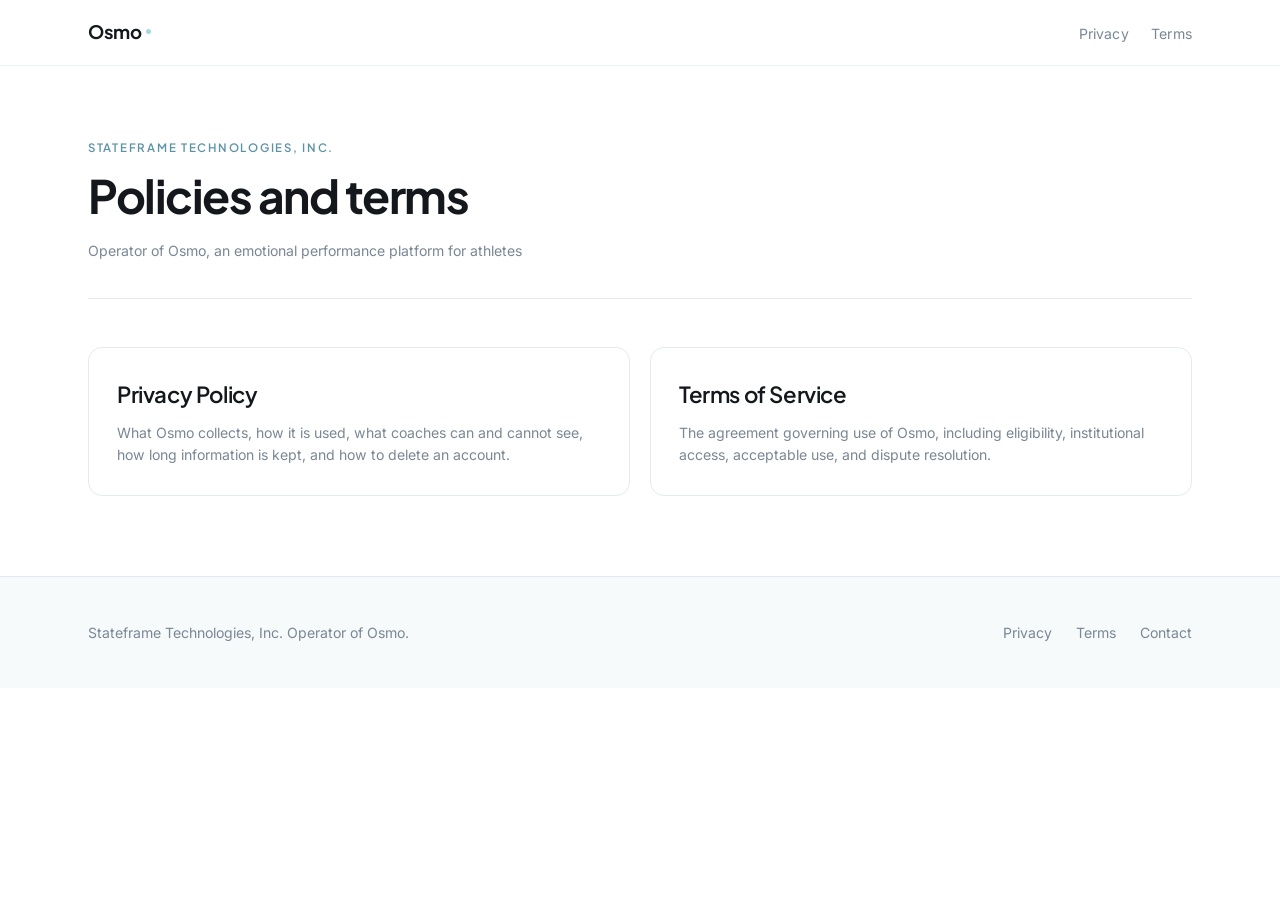
<file: index (1).html>
<!DOCTYPE html>
<html lang="en">
<head>
<meta charset="utf-8">
<meta name="viewport" content="width=device-width, initial-scale=1">
<title>Legal | Osmo</title>
<meta name="description" content="Policies and terms for Osmo, operated by Stateframe Technologies, Inc.">
<meta name="robots" content="index, follow">
<link rel="canonical" href="https://legal.osmoperformance.com/">
<link rel="preconnect" href="https://fonts.googleapis.com">
<link rel="preconnect" href="https://fonts.gstatic.com" crossorigin>
<link href="https://fonts.googleapis.com/css2?family=Plus+Jakarta+Sans:wght@600;700&family=Inter:wght@400;600&display=swap" rel="stylesheet">
<link rel="stylesheet" href="/assets/legal.css">
</head>
<body>

<header class="masthead">
  <div class="masthead__inner">
    <a class="wordmark" href="/">Osmo</a>
    <nav class="masthead__nav">
      <a href="/privacy/">Privacy</a>
      <a href="/terms/">Terms</a>
    </nav>
  </div>
</header>

<main class="shell">

  <div class="doc-head">
    <p class="eyebrow">Stateframe Technologies, Inc.</p>
    <h1>Policies and terms</h1>
    <p class="dateline"><span>Operator of Osmo, an emotional performance platform for athletes</span></p>
  </div>

  <div class="card-grid">

    <a class="card" href="/privacy/">
      <h2>Privacy Policy</h2>
      <p>What Osmo collects, how it is used, what coaches can and cannot see, how long information is kept, and how to delete an account.</p>
    </a>

    <a class="card" href="/terms/">
      <h2>Terms of Service</h2>
      <p>The agreement governing use of Osmo, including eligibility, institutional access, acceptable use, and dispute resolution.</p>
    </a>

  </div>

</main>

<footer class="foot">
  <div class="foot__inner">
    <p>Stateframe Technologies, Inc. Operator of Osmo.</p>
    <div class="foot__links">
      <a href="/privacy/">Privacy</a>
      <a href="/terms/">Terms</a>
      <a href="mailto:jamari@osmoperformance.com">Contact</a>
    </div>
  </div>
</footer>

</body>
</html>
</file>
<file: assets/legal.css>
/* Osmo legal pages — shared stylesheet
   Design system: white base, #A8D5E2 accent, Plus Jakarta Sans headings, Inter body.
   No stock imagery. No em dashes in content. */

:root {
  --ink:        #14181C;
  --ink-soft:   #4A5560;
  --ink-mute:   #7A8794;
  --rule:       #E6EAEE;
  --rule-soft:  #F1F4F7;
  --accent:     #A8D5E2;
  --accent-deep:#5B93A6;
  --wash:       #F7FAFB;
  --paper:      #FFFFFF;

  --measure: 41rem;
  --shell:   72rem;

  --step--1: clamp(0.82rem, 0.79rem + 0.13vw, 0.88rem);
  --step-0:  clamp(1rem, 0.96rem + 0.18vw, 1.075rem);
  --step-1:  clamp(1.18rem, 1.1rem + 0.36vw, 1.4rem);
  --step-2:  clamp(1.45rem, 1.3rem + 0.7vw, 1.9rem);
  --step-3:  clamp(2rem, 1.68rem + 1.5vw, 3rem);
}

*, *::before, *::after { box-sizing: border-box; }

html {
  -webkit-text-size-adjust: 100%;
  scroll-behavior: smooth;
  scroll-padding-top: 5.5rem;
}

body {
  margin: 0;
  background: var(--paper);
  color: var(--ink);
  font-family: 'Inter', -apple-system, BlinkMacSystemFont, 'Segoe UI', sans-serif;
  font-size: var(--step-0);
  line-height: 1.68;
  font-feature-settings: 'kern' 1, 'liga' 1, 'calt' 1;
  -webkit-font-smoothing: antialiased;
}

/* ---------- Masthead ---------- */

.masthead {
  position: sticky;
  top: 0;
  z-index: 20;
  background: rgba(255, 255, 255, 0.86);
  backdrop-filter: saturate(1.6) blur(14px);
  -webkit-backdrop-filter: saturate(1.6) blur(14px);
  border-bottom: 1px solid var(--rule-soft);
}

.masthead__inner {
  max-width: var(--shell);
  margin: 0 auto;
  padding: 1.0rem 1.5rem;
  display: flex;
  align-items: baseline;
  justify-content: space-between;
  gap: 1.5rem;
}

.wordmark {
  font-family: 'Plus Jakarta Sans', 'Inter', sans-serif;
  font-weight: 700;
  font-size: 1.16rem;
  letter-spacing: -0.022em;
  color: var(--ink);
  text-decoration: none;
}

.wordmark::after {
  content: '';
  display: inline-block;
  width: 5px;
  height: 5px;
  margin-left: 5px;
  border-radius: 50%;
  background: var(--accent);
  vertical-align: 0.28em;
}

.masthead__nav {
  display: flex;
  gap: 1.4rem;
  font-size: var(--step--1);
  letter-spacing: 0.012em;
}

.masthead__nav a {
  color: var(--ink-mute);
  text-decoration: none;
  padding-bottom: 2px;
  border-bottom: 1.5px solid transparent;
  transition: color 160ms ease, border-color 160ms ease;
}

.masthead__nav a:hover { color: var(--ink); border-bottom-color: var(--accent); }
.masthead__nav a[aria-current='page'] { color: var(--ink); border-bottom-color: var(--accent); }

/* ---------- Page frame ---------- */

.shell {
  max-width: var(--shell);
  margin: 0 auto;
  padding: 0 1.5rem;
}

.doc-head {
  padding: 4.5rem 0 2.25rem;
  border-bottom: 1px solid var(--rule);
  margin-bottom: 3rem;
}

.eyebrow {
  font-family: 'Plus Jakarta Sans', 'Inter', sans-serif;
  font-size: 0.72rem;
  font-weight: 600;
  letter-spacing: 0.15em;
  text-transform: uppercase;
  color: var(--accent-deep);
  margin: 0 0 0.9rem;
}

h1 {
  font-family: 'Plus Jakarta Sans', 'Inter', sans-serif;
  font-size: var(--step-3);
  font-weight: 700;
  line-height: 1.08;
  letter-spacing: -0.032em;
  margin: 0 0 1.1rem;
  max-width: 20ch;
}

.dateline {
  display: flex;
  flex-wrap: wrap;
  gap: 0.5rem 1.5rem;
  font-size: var(--step--1);
  color: var(--ink-mute);
  margin: 0;
}

.dateline span { white-space: nowrap; }

/* The homepage's one-line tagline is wider than a phone, so it may wrap. */
.dateline span:only-child { white-space: normal; }

/* ---------- Two-column layout ---------- */

.layout {
  display: grid;
  grid-template-columns: 15rem minmax(0, 1fr);
  gap: 4rem;
  align-items: start;
  padding-bottom: 6rem;
}

@media (max-width: 62rem) {
  /* minmax(0, ...) so a long address in the text cannot widen the column past the screen. */
  .layout { grid-template-columns: minmax(0, 1fr); gap: 2.5rem; }
}

.toc {
  position: sticky;
  top: 5.5rem;
  font-size: var(--step--1);
  line-height: 1.5;
  border-left: 1px solid var(--rule);
  padding-left: 1.25rem;
}

@media (max-width: 62rem) {
  .toc {
    position: static;
    border-left: 0;
    padding: 1.4rem 1.5rem;
    background: var(--wash);
    border-radius: 12px;
  }
}

.toc__label {
  font-family: 'Plus Jakarta Sans', 'Inter', sans-serif;
  font-size: 0.7rem;
  font-weight: 600;
  letter-spacing: 0.14em;
  text-transform: uppercase;
  color: var(--ink-mute);
  margin: 0 0 0.9rem;
}

.toc ol { list-style: none; margin: 0; padding: 0; counter-reset: toc; }
.toc li { margin-bottom: 0.55rem; }

.toc a {
  color: var(--ink-soft);
  text-decoration: none;
  transition: color 150ms ease;
}

.toc a:hover { color: var(--accent-deep); }

/* ---------- Prose ---------- */

.prose { max-width: var(--measure); }

.prose a { overflow-wrap: anywhere; }

.prose section { scroll-margin-top: 5.5rem; }

.prose h2 {
  font-family: 'Plus Jakarta Sans', 'Inter', sans-serif;
  font-size: var(--step-2);
  font-weight: 700;
  line-height: 1.2;
  letter-spacing: -0.024em;
  margin: 3.5rem 0 1.1rem;
  padding-top: 2.25rem;
  border-top: 1px solid var(--rule-soft);
}

.prose section:first-of-type h2 { margin-top: 0; padding-top: 0; border-top: 0; }

.prose h3 {
  font-family: 'Plus Jakarta Sans', 'Inter', sans-serif;
  font-size: var(--step-1);
  font-weight: 600;
  letter-spacing: -0.016em;
  margin: 2.25rem 0 0.75rem;
}

.prose h4 {
  font-family: 'Plus Jakarta Sans', 'Inter', sans-serif;
  font-size: var(--step-0);
  font-weight: 600;
  letter-spacing: -0.008em;
  color: var(--ink-soft);
  margin: 1.75rem 0 0.5rem;
}

.prose p { margin: 0 0 1.1rem; color: var(--ink-soft); }
.prose p strong { color: var(--ink); font-weight: 600; }

.prose ul { margin: 0 0 1.4rem; padding: 0; list-style: none; }

.prose ul li {
  position: relative;
  padding-left: 1.4rem;
  margin-bottom: 0.6rem;
  color: var(--ink-soft);
}

.prose ul li::before {
  content: '';
  position: absolute;
  left: 0.15rem;
  top: 0.72em;
  width: 6px;
  height: 6px;
  border-radius: 50%;
  background: var(--accent);
}

.prose ol { margin: 0 0 1.4rem; padding-left: 1.4rem; }
.prose ol li { margin-bottom: 0.6rem; color: var(--ink-soft); }

.prose a { color: var(--accent-deep); text-decoration: underline; text-underline-offset: 2px; }
.prose a:hover { color: var(--ink); }

/* Legal all-caps blocks (warranty disclaimer, liability, arbitration) */
.legalese {
  font-size: 0.9rem;
  line-height: 1.62;
  letter-spacing: 0.008em;
  color: var(--ink-soft);
  background: var(--wash);
  border-left: 2px solid var(--accent);
  border-radius: 0 10px 10px 0;
  padding: 1.35rem 1.5rem;
  margin: 0 0 1.4rem;
}

.legalese p:last-child, .legalese ul:last-child, .legalese ol:last-child { margin-bottom: 0; }

/* Emphasis callout for plain-language commitments */
.callout {
  background: var(--wash);
  border: 1px solid var(--rule);
  border-radius: 12px;
  padding: 1.4rem 1.6rem;
  margin: 0 0 1.5rem;
}

.callout p:last-child { margin-bottom: 0; }

.contact-block {
  font-size: var(--step--1);
  line-height: 1.9;
  color: var(--ink-soft);
  margin: 0;
}

.contact-block strong { display: block; color: var(--ink); font-weight: 600; }

/* Data tables (service providers list) */
.table-wrap {
  overflow-x: auto;
  margin: 0 0 1.5rem;
  border: 1px solid var(--rule);
  border-radius: 12px;
}

.data-table {
  width: 100%;
  border-collapse: collapse;
  font-size: var(--step--1);
  line-height: 1.6;
}

.data-table th,
.data-table td {
  text-align: left;
  vertical-align: top;
  padding: 0.85rem 1rem;
  border-bottom: 1px solid var(--rule-soft);
  color: var(--ink-soft);
}

.data-table thead th {
  background: var(--wash);
  color: var(--ink);
  font-weight: 600;
  white-space: nowrap;
}

.data-table tbody th { color: var(--ink); font-weight: 600; white-space: nowrap; }
.data-table tbody tr:last-child th,
.data-table tbody tr:last-child td { border-bottom: 0; }

@media (max-width: 40rem) {
  .data-table thead { display: none; }
  .data-table tr { display: block; padding: 0.4rem 0; border-bottom: 1px solid var(--rule-soft); }
  .data-table tbody tr:last-child { border-bottom: 0; }
  .data-table th,
  .data-table td { display: block; border-bottom: 0; padding: 0.35rem 1rem; }
}

/* ---------- Footer ---------- */

.foot {
  border-top: 1px solid var(--rule);
  background: var(--wash);
}

.foot__inner {
  max-width: var(--shell);
  margin: 0 auto;
  padding: 2.75rem 1.5rem;
  display: flex;
  flex-wrap: wrap;
  gap: 1.25rem 2.5rem;
  justify-content: space-between;
  align-items: center;
  font-size: var(--step--1);
  color: var(--ink-mute);
}

.foot__links { display: flex; flex-wrap: wrap; gap: 1.5rem; }
.foot__links a { color: var(--ink-mute); text-decoration: none; transition: color 150ms ease; }
.foot__links a:hover { color: var(--ink); }
.foot p { margin: 0; }

/* ---------- Index cards ---------- */

.card-grid {
  display: grid;
  grid-template-columns: repeat(auto-fit, minmax(17rem, 1fr));
  gap: 1.25rem;
  padding-bottom: 5rem;
}

.card {
  display: block;
  padding: 1.75rem;
  border: 1px solid var(--rule);
  border-radius: 14px;
  text-decoration: none;
  color: inherit;
  background: var(--paper);
  transition: border-color 180ms ease, transform 180ms ease, box-shadow 180ms ease;
}

.card:hover {
  border-color: var(--accent);
  transform: translateY(-2px);
  box-shadow: 0 8px 28px -18px rgba(20, 24, 28, 0.35);
}

.card h2 {
  font-family: 'Plus Jakarta Sans', 'Inter', sans-serif;
  font-size: var(--step-1);
  font-weight: 600;
  letter-spacing: -0.018em;
  margin: 0 0 0.5rem;
}

.card p { margin: 0; color: var(--ink-mute); font-size: var(--step--1); line-height: 1.6; }

/* ---------- Single-column doc body (no TOC sidebar) ---------- */

.doc-body {
  max-width: 46rem;
  margin: 0 auto;
  padding-bottom: 6rem;
}

/* ---------- Video embed (sized to its own aspect ratio, not forced 16:9) ---------- */

.video-embed {
  max-width: 380px;
  margin: 0 auto 1.5rem;
  border-radius: 12px;
  overflow: hidden;
  border: 1px solid var(--rule);
  background: var(--ink);
}

.video-embed video {
  display: block;
  width: 100%;
  height: auto;
}

/* ---------- Screenshot figures ---------- */

.shot {
  margin: 0 0 1.5rem;
  text-align: center;
}

.shot img {
  display: block;
  margin: 0 auto;
  max-width: 380px;
  width: 100%;
  height: auto;
  background: var(--wash);
  border: 1px solid var(--rule);
  border-radius: 12px;
}

.shot--wide img {
  max-width: 100%;
}

/* Numbered caption used above each walkthrough screenshot */
.prose h2.shot-caption {
  font-family: 'Plus Jakarta Sans', 'Inter', sans-serif;
  font-size: var(--step-1);
  font-weight: 600;
  line-height: 1.4;
  letter-spacing: -0.014em;
  max-width: 34ch;
  margin-left: auto;
  margin-right: auto;
  margin-bottom: 1.4rem;
  text-align: center;
}

.shot-num {
  display: block;
  font-size: 0.72rem;
  font-weight: 600;
  letter-spacing: 0.15em;
  text-transform: uppercase;
  color: var(--accent-deep);
  margin-bottom: 0.6rem;
}

@media (prefers-reduced-motion: reduce) {
  html { scroll-behavior: auto; }
  * { transition-duration: 0.01ms !important; }
}

@media print {
  .masthead, .toc, .foot__links { display: none; }
  body { font-size: 10.5pt; }
  .layout { display: block; }
  .prose { max-width: none; }
}
</file>
